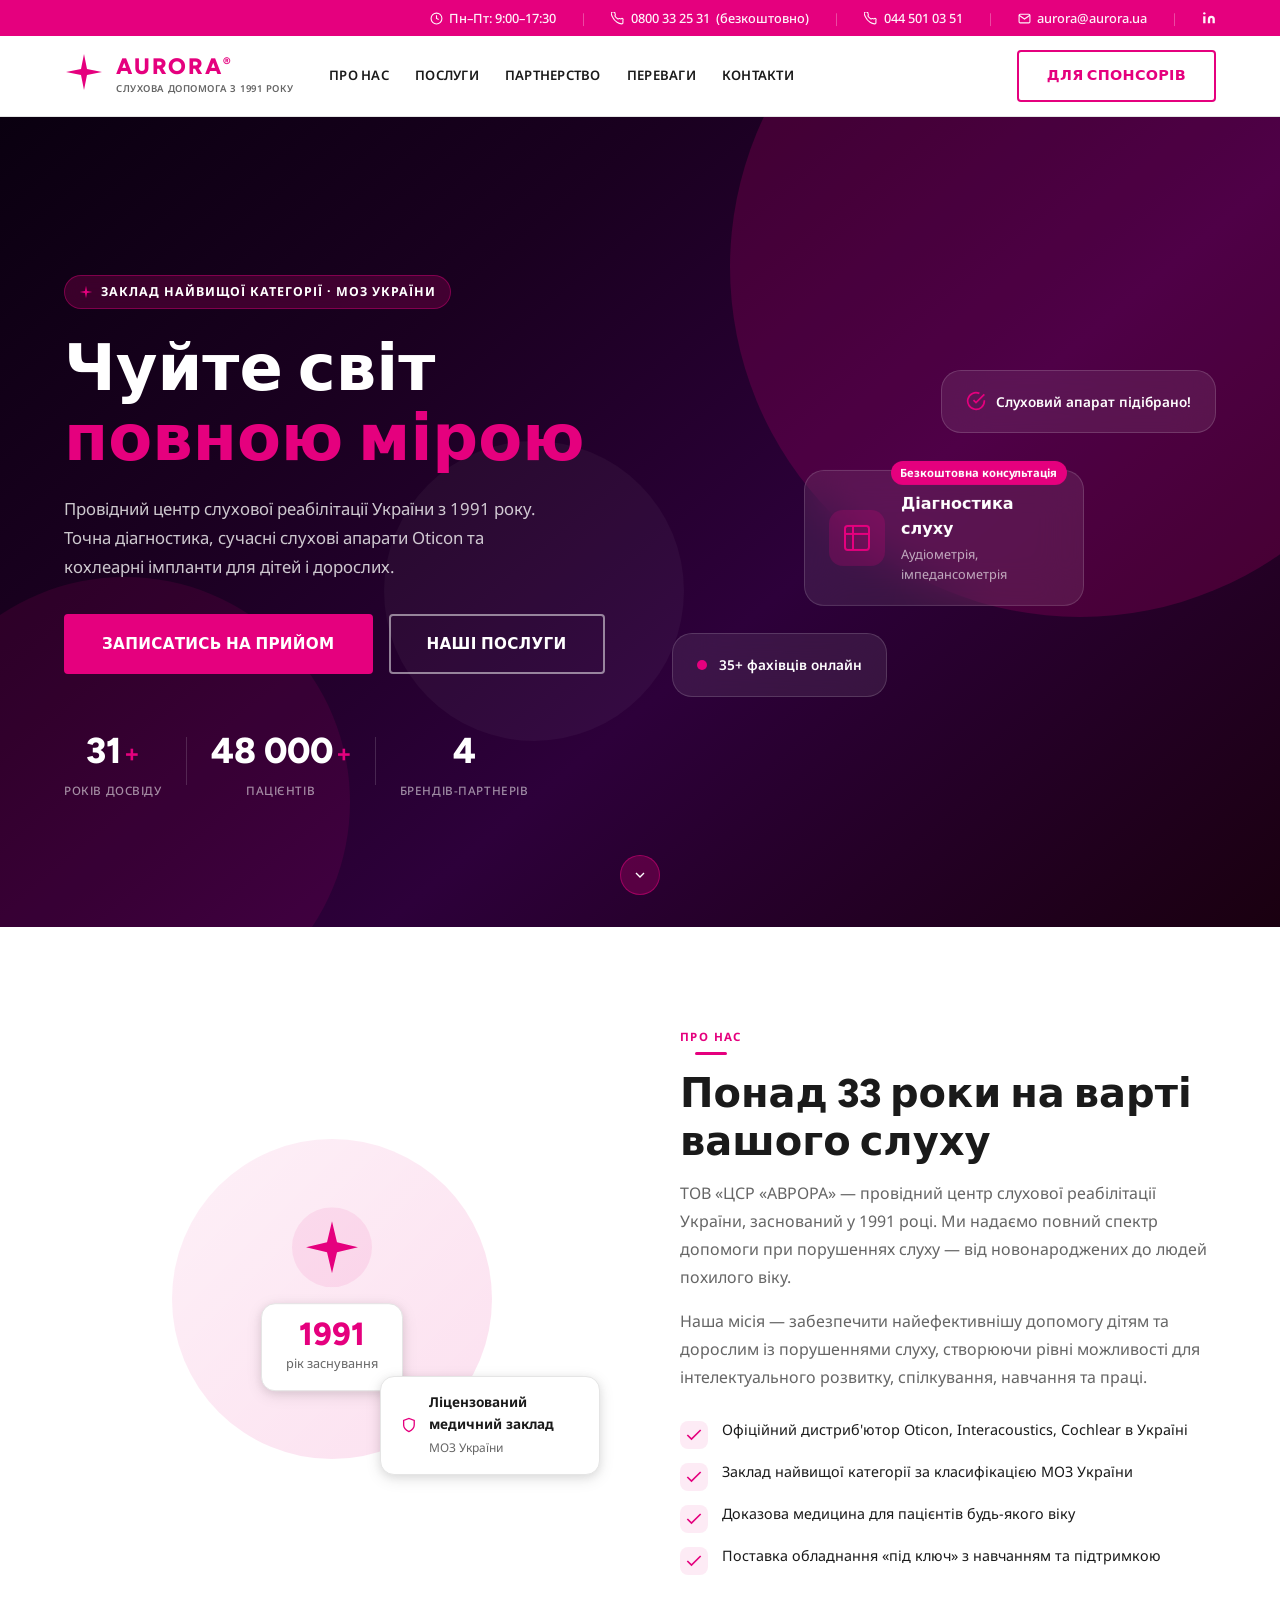
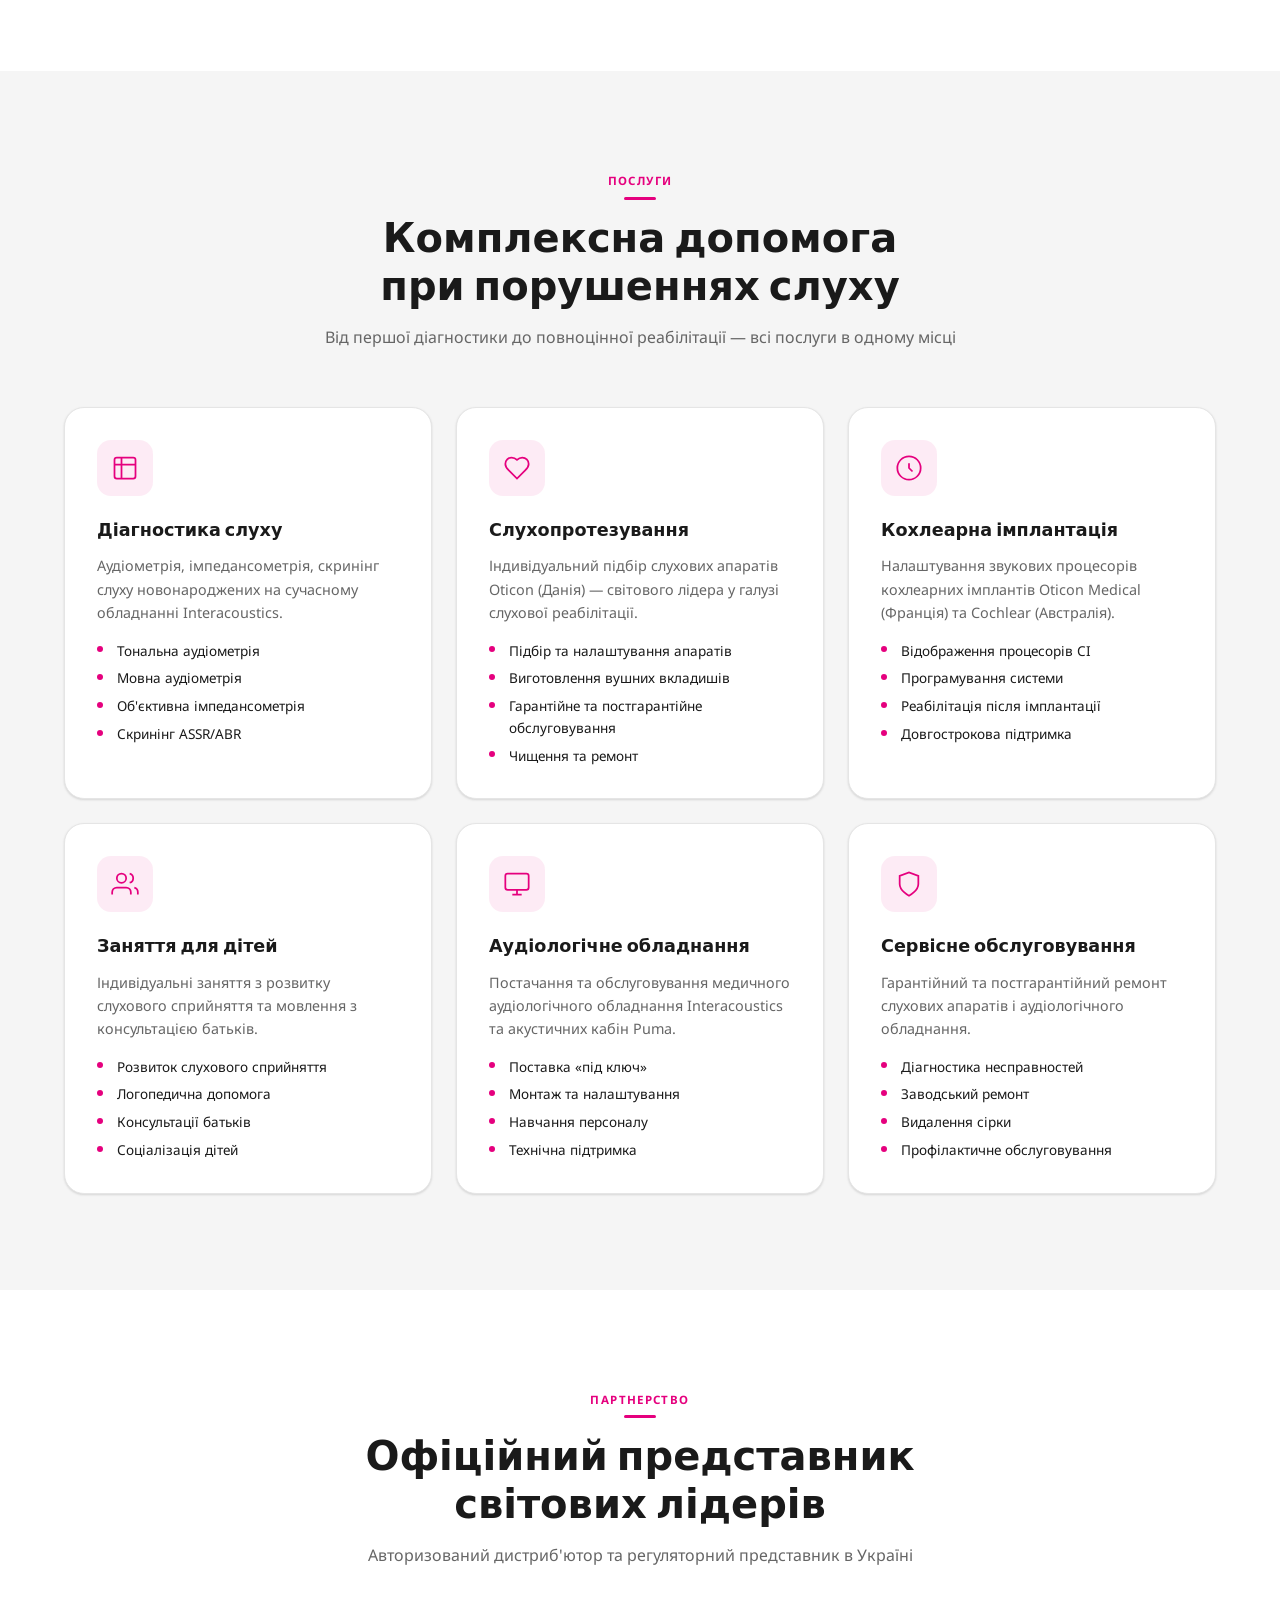
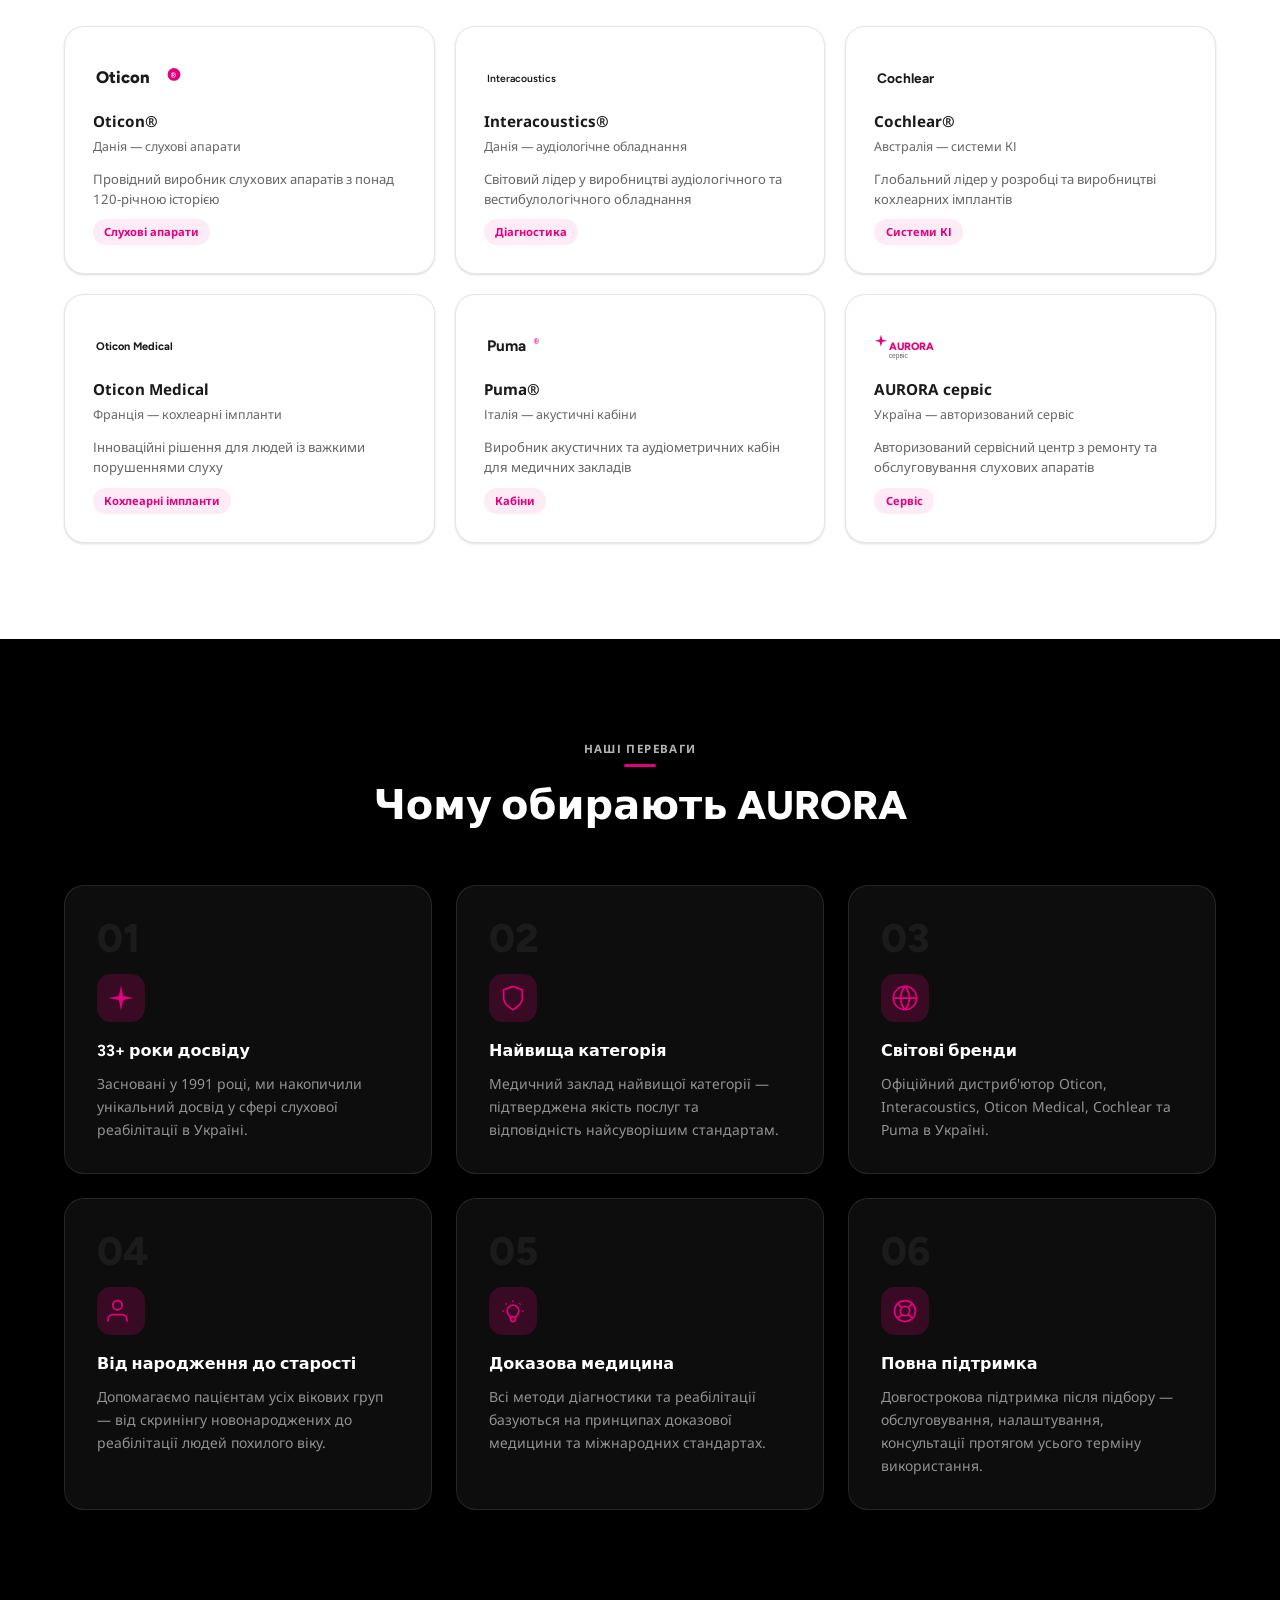
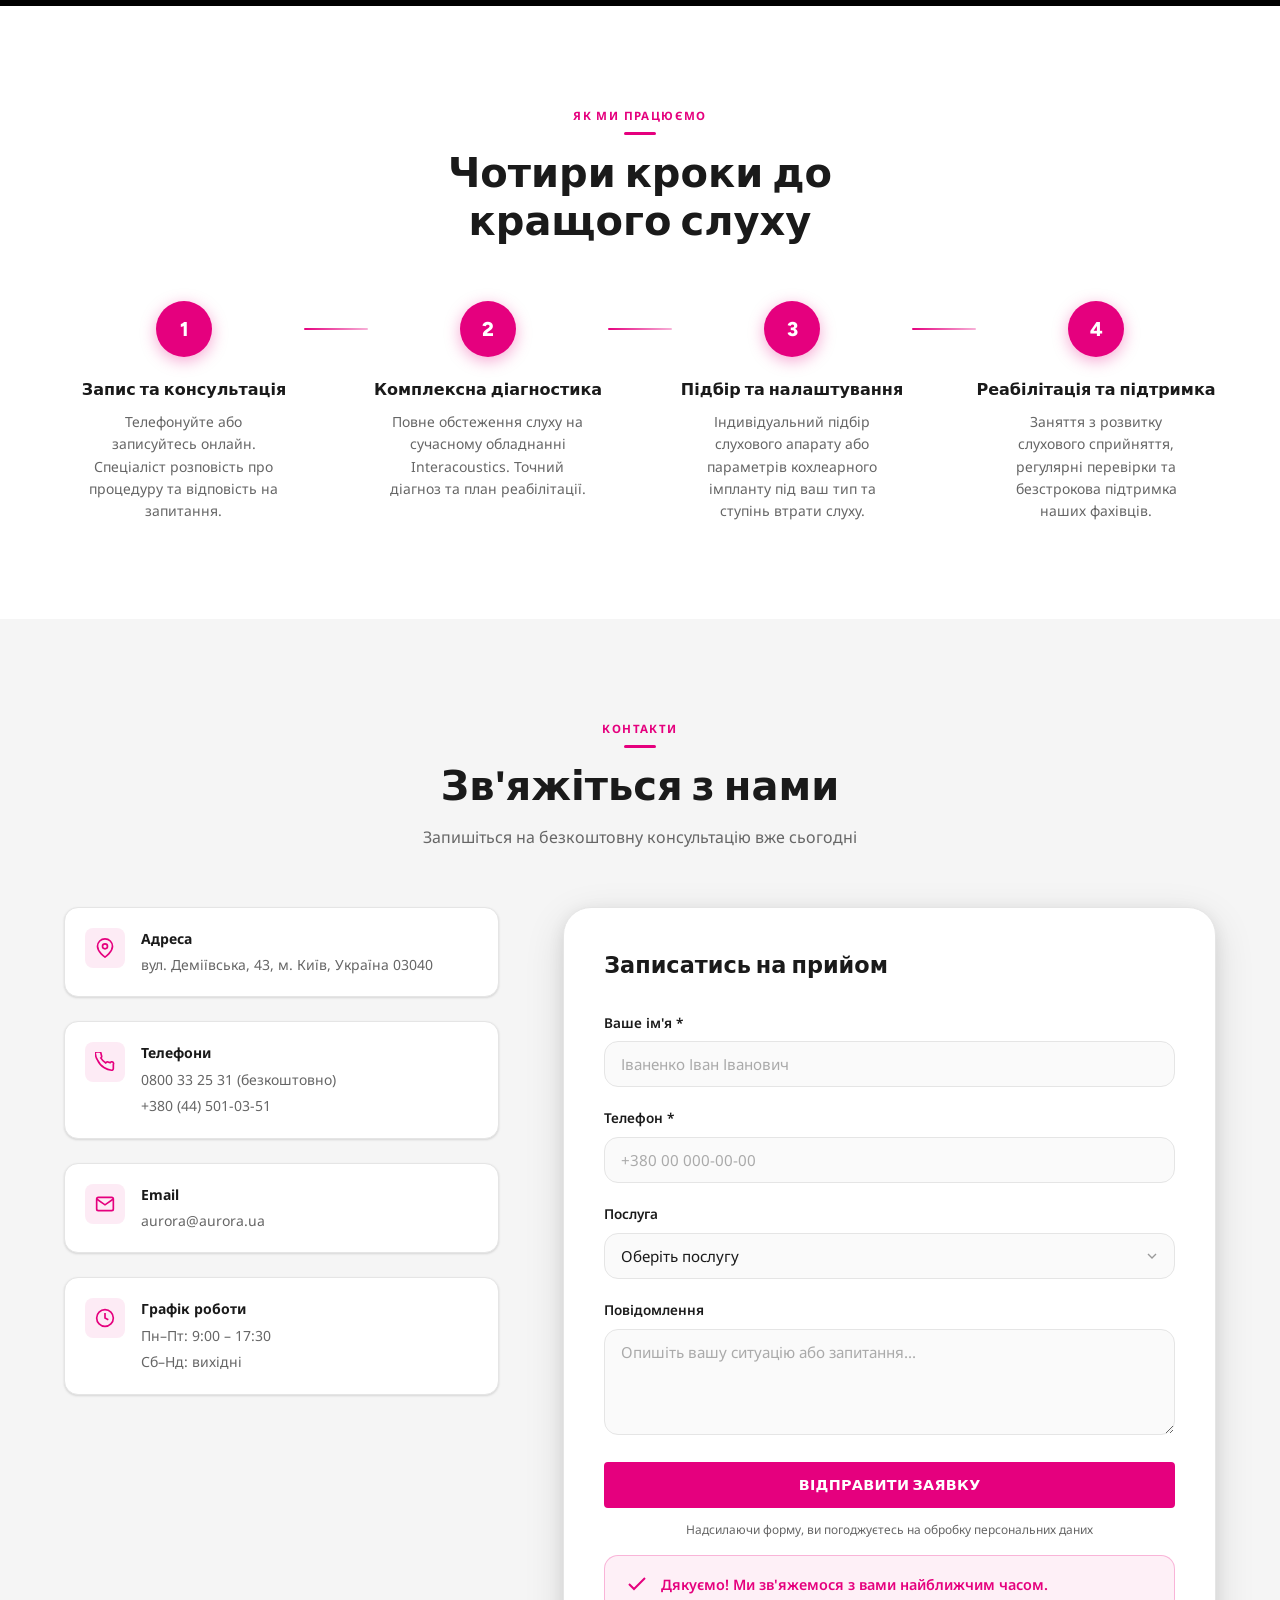
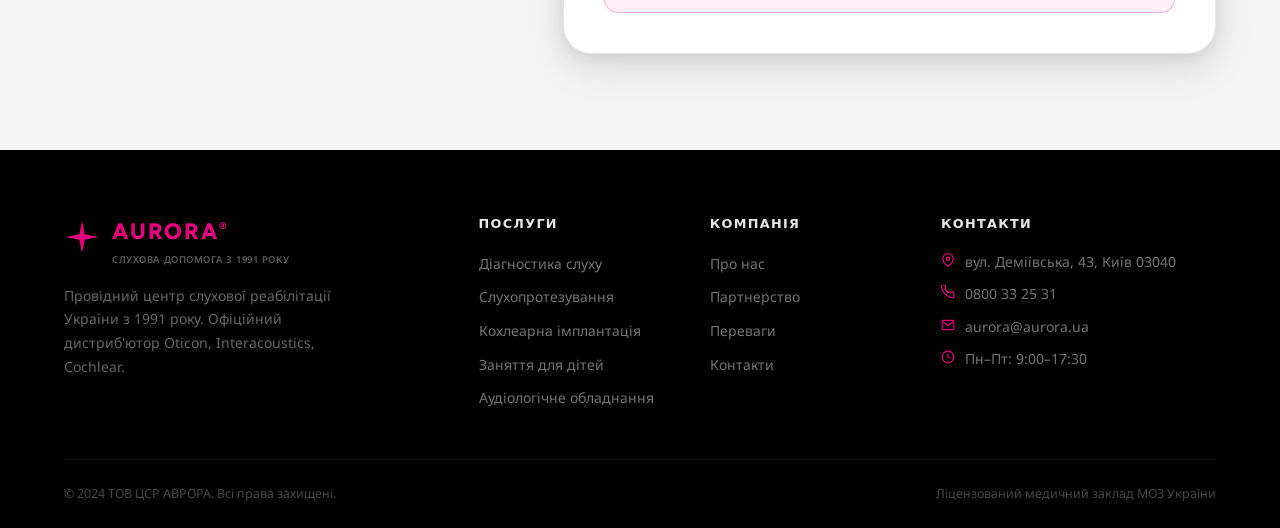
<file: index.html>
<!DOCTYPE html>
<html lang="uk">
<head>
  <meta charset="UTF-8">
  <meta name="viewport" content="width=device-width, initial-scale=1.0">
  <title>Центр слухової реабілітації АВРОРА — Київ</title>
  <meta name="description" content="ТОВ ЦСР АВРОРА — провідний центр слухової реабілітації в Україні з 1991 року. Діагностика слуху, слухові апарати Oticon, кохлеарні імпланти. Київ.">
  <link rel="preconnect" href="https://fonts.googleapis.com">
  <link rel="preconnect" href="https://fonts.gstatic.com" crossorigin>
  <link href="https://fonts.googleapis.com/css2?family=Figtree:wght@300;400;500;600;700;800&family=Noto+Sans:wght@300;400;500;700&display=swap" rel="stylesheet">
  <link rel="stylesheet" href="css/style.css">
</head>
<body>

<!-- SKIP LINK -->
<a href="#main" class="skip-link">Перейти до змісту</a>

<!-- TOP INFO BAR -->
<div class="topbar">
  <div class="container topbar__inner">
    <span class="topbar__item">
      <svg width="13" height="13" viewBox="0 0 24 24" fill="none" stroke="currentColor" stroke-width="2"><circle cx="12" cy="12" r="10"/><polyline points="12 6 12 12 16 14"/></svg>
      Пн–Пт: 9:00–17:30
    </span>
    <span class="topbar__sep">|</span>
    <span class="topbar__item">
      <svg width="13" height="13" viewBox="0 0 24 24" fill="none" stroke="currentColor" stroke-width="2"><path d="M22 16.92v3a2 2 0 01-2.18 2 19.79 19.79 0 01-8.63-3.07A19.5 19.5 0 013.07 9.8 19.79 19.79 0 01.22 1.18 2 2 0 012.18 0h3a2 2 0 012 1.72c.127.96.361 1.903.7 2.81a2 2 0 01-.45 2.11L6.91 7.09a16 16 0 006 6l.56-.56a2 2 0 012.11-.45c.907.339 1.85.573 2.81.7A2 2 0 0122 14.92z"/></svg>
      <a href="tel:0800332531">0800 33 25 31</a> (безкоштовно)
    </span>
    <span class="topbar__sep">|</span>
    <span class="topbar__item">
      <svg width="13" height="13" viewBox="0 0 24 24" fill="none" stroke="currentColor" stroke-width="2"><path d="M22 16.92v3a2 2 0 01-2.18 2 19.79 19.79 0 01-8.63-3.07A19.5 19.5 0 013.07 9.8 19.79 19.79 0 01.22 1.18 2 2 0 012.18 0h3a2 2 0 012 1.72c.127.96.361 1.903.7 2.81a2 2 0 01-.45 2.11L6.91 7.09a16 16 0 006 6l.56-.56a2 2 0 012.11-.45c.907.339 1.85.573 2.81.7A2 2 0 0122 14.92z"/></svg>
      <a href="tel:+380445010351">044 501 03 51</a>
    </span>
    <span class="topbar__sep">|</span>
    <span class="topbar__item">
      <svg width="13" height="13" viewBox="0 0 24 24" fill="none" stroke="currentColor" stroke-width="2"><path d="M4 4h16c1.1 0 2 .9 2 2v12c0 1.1-.9 2-2 2H4c-1.1 0-2-.9-2-2V6c0-1.1.9-2 2-2z"/><polyline points="22,6 12,13 2,6"/></svg>
      <a href="mailto:aurora@aurora.ua">aurora@aurora.ua</a>
    </span>
    <span class="topbar__sep">|</span>
    <a class="topbar__item" href="https://www.linkedin.com/company/aurora-ua" target="_blank" rel="noopener" aria-label="LinkedIn">
      <svg width="14" height="14" viewBox="0 0 24 24" fill="currentColor"><path d="M16 8a6 6 0 016 6v7h-4v-7a2 2 0 00-2-2 2 2 0 00-2 2v7h-4v-7a6 6 0 016-6zM2 9h4v12H2z"/><circle cx="4" cy="4" r="2"/></svg>
    </a>
  </div>
</div>

<!-- HEADER -->
<header class="header" id="header">
  <div class="container header__inner">
    <a href="#" class="logo" aria-label="AURORA — головна сторінка">
      <div class="logo__icon">
        <svg width="40" height="40" viewBox="0 0 40 40" fill="none" aria-hidden="true">
          <path d="M20 2 L23 17 L38 20 L23 23 L20 38 L17 23 L2 20 L17 17 Z" fill="#E5007E"/>
        </svg>
      </div>
      <div class="logo__text">
        <span class="logo__name">AURORA<sup>®</sup></span>
        <span class="logo__sub">Слухова допомога з 1991 року</span>
      </div>
    </a>

    <nav class="nav" id="nav" aria-label="Головне меню">
      <ul class="nav__list">
        <li><a href="#about" class="nav__link">Про нас</a></li>
        <li><a href="#services" class="nav__link">Послуги</a></li>
        <li><a href="#partners" class="nav__link">Партнерство</a></li>
        <li><a href="#why" class="nav__link">Переваги</a></li>
        <li><a href="#contact" class="nav__link">Контакти</a></li>
      </ul>
    </nav>

    <a href="#contact" class="btn btn--outline header__cta">
      Для спонсорів
    </a>

    <button class="burger" id="burger" aria-label="Відкрити меню" aria-expanded="false" aria-controls="nav">
      <span></span><span></span><span></span>
    </button>
  </div>
</header>

<!-- HERO -->
<main id="main">
<section class="hero">
  <div class="hero__bg">
    <div class="hero__orb hero__orb--1"></div>
    <div class="hero__orb hero__orb--2"></div>
    <div class="hero__orb hero__orb--3"></div>
  </div>
  <div class="container hero__inner">
    <div class="hero__content">
      <div class="hero__badge reveal">
        <svg width="14" height="14" viewBox="0 0 40 40" fill="currentColor" aria-hidden="true"><path d="M20 2 L23 17 L38 20 L23 23 L20 38 L17 23 L2 20 L17 17 Z"/></svg>
        Заклад найвищої категорії · МОЗ України
      </div>
      <h1 class="hero__title reveal">
        Чуйте світ<br>
        <span class="hero__title-accent">повною мірою</span>
      </h1>
      <p class="hero__desc reveal">
        Провідний центр слухової реабілітації України з 1991 року. Точна діагностика, сучасні слухові апарати Oticon та кохлеарні імпланти для дітей і дорослих.
      </p>
      <div class="hero__actions reveal">
        <a href="#contact" class="btn btn--cta btn--lg">Записатись на прийом</a>
        <a href="#services" class="btn btn--ghost btn--lg">Наші послуги</a>
      </div>
      <div class="hero__stats reveal">
        <div class="hero__stat">
          <span class="hero__stat-num" data-target="33">0</span>
          <span class="hero__stat-unit">+</span>
          <span class="hero__stat-label">років досвіду</span>
        </div>
        <div class="hero__stat-divider"></div>
        <div class="hero__stat">
          <span class="hero__stat-num" data-target="50000">0</span>
          <span class="hero__stat-unit">+</span>
          <span class="hero__stat-label">пацієнтів</span>
        </div>
        <div class="hero__stat-divider"></div>
        <div class="hero__stat">
          <span class="hero__stat-num" data-target="5">0</span>
          <span class="hero__stat-unit"></span>
          <span class="hero__stat-label">брендів-партнерів</span>
        </div>
      </div>
    </div>
    <div class="hero__visual reveal">
      <div class="hero__card hero__card--main">
        <div class="hero__card-icon">
          <svg width="32" height="32" viewBox="0 0 24 24" fill="none" stroke="currentColor" stroke-width="1.5" aria-hidden="true">
            <path d="M9 3H5a2 2 0 00-2 2v4m6-6h10a2 2 0 012 2v4M9 3v18m0 0h10a2 2 0 002-2V9M9 21H5a2 2 0 01-2-2V9m0 0h18"/>
          </svg>
        </div>
        <div>
          <p class="hero__card-title">Діагностика слуху</p>
          <p class="hero__card-sub">Аудіометрія, імпедансометрія</p>
        </div>
        <span class="hero__card-badge">Безкоштовна консультація</span>
      </div>
      <div class="hero__card hero__card--float1">
        <svg width="20" height="20" viewBox="0 0 24 24" fill="none" stroke="#E5007E" stroke-width="2" aria-hidden="true"><path d="M22 11.08V12a10 10 0 11-5.93-9.14"/><polyline points="22 4 12 14.01 9 11.01"/></svg>
        <span>Слуховий апарат підібрано!</span>
      </div>
      <div class="hero__card hero__card--float2">
        <div class="hero__card-pulse"></div>
        <span>35+ фахівців онлайн</span>
      </div>
    </div>
  </div>
  <div class="hero__scroll">
    <a href="#about" aria-label="Прокрутити донизу">
      <div class="hero__scroll-icon">
        <svg width="16" height="16" viewBox="0 0 24 24" fill="none" stroke="currentColor" stroke-width="2"><polyline points="6 9 12 15 18 9"/></svg>
      </div>
    </a>
  </div>
</section>

<!-- ABOUT -->
<section class="about section" id="about">
  <div class="container">
    <div class="about__inner">
      <div class="about__media reveal">
        <div class="about__img-wrap">
          <div class="about__img-bg"></div>
          <div class="about__img-card">
            <svg width="80" height="80" viewBox="0 0 80 80" fill="none" aria-hidden="true">
              <circle cx="40" cy="40" r="40" fill="rgba(229,0,126,.08)"/>
              <path d="M40 14 L45 35 L66 40 L45 45 L40 66 L35 45 L14 40 L35 35 Z" fill="#E5007E"/>
            </svg>
            <div class="about__img-badge">
              <strong>1991</strong>
              <span>рік заснування</span>
            </div>
          </div>
        </div>
        <div class="about__cert">
          <svg width="24" height="24" viewBox="0 0 24 24" fill="none" stroke="#E5007E" stroke-width="2" aria-hidden="true"><path d="M12 22s8-4 8-10V5l-8-3-8 3v7c0 6 8 10 8 10z"/></svg>
          <div>
            <strong>Ліцензований медичний заклад</strong>
            <span>МОЗ України</span>
          </div>
        </div>
      </div>

      <div class="about__content reveal">
        <div class="section__label">Про нас</div>
        <h2 class="section__title">Понад 33 роки на варті<br>вашого слуху</h2>
        <p class="about__text">
          ТОВ «ЦСР «АВРОРА» — провідний центр слухової реабілітації України, заснований у 1991 році. Ми надаємо повний спектр допомоги при порушеннях слуху — від новонароджених до людей похилого віку.
        </p>
        <p class="about__text">
          Наша місія — забезпечити найефективнішу допомогу дітям та дорослим із порушеннями слуху, створюючи рівні можливості для інтелектуального розвитку, спілкування, навчання та праці.
        </p>

        <div class="about__features">
          <div class="about__feature">
            <div class="about__feature-icon">
              <svg width="20" height="20" viewBox="0 0 24 24" fill="none" stroke="currentColor" stroke-width="2"><polyline points="20 6 9 17 4 12"/></svg>
            </div>
            <span>Офіційний дистриб'ютор Oticon, Interacoustics, Cochlear в Україні</span>
          </div>
          <div class="about__feature">
            <div class="about__feature-icon">
              <svg width="20" height="20" viewBox="0 0 24 24" fill="none" stroke="currentColor" stroke-width="2"><polyline points="20 6 9 17 4 12"/></svg>
            </div>
            <span>Заклад найвищої категорії за класифікацією МОЗ України</span>
          </div>
          <div class="about__feature">
            <div class="about__feature-icon">
              <svg width="20" height="20" viewBox="0 0 24 24" fill="none" stroke="currentColor" stroke-width="2"><polyline points="20 6 9 17 4 12"/></svg>
            </div>
            <span>Доказова медицина для пацієнтів будь-якого віку</span>
          </div>
          <div class="about__feature">
            <div class="about__feature-icon">
              <svg width="20" height="20" viewBox="0 0 24 24" fill="none" stroke="currentColor" stroke-width="2"><polyline points="20 6 9 17 4 12"/></svg>
            </div>
            <span>Поставка обладнання «під ключ» з навчанням та підтримкою</span>
          </div>
        </div>
      </div>
    </div>
  </div>
</section>

<!-- SERVICES -->
<section class="services section section--alt" id="services">
  <div class="container">
    <div class="section__header reveal">
      <div class="section__label">Послуги</div>
      <h2 class="section__title">Комплексна допомога<br>при порушеннях слуху</h2>
      <p class="section__desc">Від першої діагностики до повноцінної реабілітації — всі послуги в одному місці</p>
    </div>

    <div class="services__grid">
      <div class="service-card reveal">
        <div class="service-card__icon service-card__icon--blue">
          <svg width="28" height="28" viewBox="0 0 24 24" fill="none" stroke="currentColor" stroke-width="1.5"><path d="M9 3H5a2 2 0 00-2 2v4m6-6h10a2 2 0 012 2v4M9 3v18m0 0h10a2 2 0 002-2V9M9 21H5a2 2 0 01-2-2V9m0 0h18"/></svg>
        </div>
        <h3 class="service-card__title">Діагностика слуху</h3>
        <p class="service-card__desc">Аудіометрія, імпедансометрія, скринінг слуху новонароджених на сучасному обладнанні Interacoustics.</p>
        <ul class="service-card__list">
          <li>Тональна аудіометрія</li>
          <li>Мовна аудіометрія</li>
          <li>Об'єктивна імпедансометрія</li>
          <li>Скринінг ASSR/ABR</li>
        </ul>
      </div>
      <div class="service-card reveal">
        <div class="service-card__icon service-card__icon--cyan">
          <svg width="28" height="28" viewBox="0 0 24 24" fill="none" stroke="currentColor" stroke-width="1.5"><path d="M19 14c1.49-1.46 3-3.21 3-5.5A5.5 5.5 0 0016.5 3c-1.76 0-3 .5-4.5 2-1.5-1.5-2.74-2-4.5-2A5.5 5.5 0 002 8.5c0 2.3 1.5 4.05 3 5.5l7 7 7-7z"/></svg>
        </div>
        <h3 class="service-card__title">Слухопротезування</h3>
        <p class="service-card__desc">Індивідуальний підбір слухових апаратів Oticon (Данія) — світового лідера у галузі слухової реабілітації.</p>
        <ul class="service-card__list">
          <li>Підбір та налаштування апаратів</li>
          <li>Виготовлення вушних вкладишів</li>
          <li>Гарантійне та постгарантійне обслуговування</li>
          <li>Чищення та ремонт</li>
        </ul>
      </div>
      <div class="service-card reveal">
        <div class="service-card__icon service-card__icon--green">
          <svg width="28" height="28" viewBox="0 0 24 24" fill="none" stroke="currentColor" stroke-width="1.5"><circle cx="12" cy="12" r="10"/><path d="M12 8v4l3 3"/></svg>
        </div>
        <h3 class="service-card__title">Кохлеарна імплантація</h3>
        <p class="service-card__desc">Налаштування звукових процесорів кохлеарних імплантів Oticon Medical (Франція) та Cochlear (Австралія).</p>
        <ul class="service-card__list">
          <li>Відображення процесорів CI</li>
          <li>Програмування системи</li>
          <li>Реабілітація після імплантації</li>
          <li>Довгострокова підтримка</li>
        </ul>
      </div>
      <div class="service-card reveal">
        <div class="service-card__icon service-card__icon--purple">
          <svg width="28" height="28" viewBox="0 0 24 24" fill="none" stroke="currentColor" stroke-width="1.5"><path d="M17 21v-2a4 4 0 00-4-4H5a4 4 0 00-4 4v2"/><circle cx="9" cy="7" r="4"/><path d="M23 21v-2a4 4 0 00-3-3.87"/><path d="M16 3.13a4 4 0 010 7.75"/></svg>
        </div>
        <h3 class="service-card__title">Заняття для дітей</h3>
        <p class="service-card__desc">Індивідуальні заняття з розвитку слухового сприйняття та мовлення з консультацією батьків.</p>
        <ul class="service-card__list">
          <li>Розвиток слухового сприйняття</li>
          <li>Логопедична допомога</li>
          <li>Консультації батьків</li>
          <li>Соціалізація дітей</li>
        </ul>
      </div>
      <div class="service-card reveal">
        <div class="service-card__icon service-card__icon--orange">
          <svg width="28" height="28" viewBox="0 0 24 24" fill="none" stroke="currentColor" stroke-width="1.5"><rect x="2" y="3" width="20" height="14" rx="2"/><path d="M8 21h8m-4-4v4"/></svg>
        </div>
        <h3 class="service-card__title">Аудіологічне обладнання</h3>
        <p class="service-card__desc">Постачання та обслуговування медичного аудіологічного обладнання Interacoustics та акустичних кабін Puma.</p>
        <ul class="service-card__list">
          <li>Поставка «під ключ»</li>
          <li>Монтаж та налаштування</li>
          <li>Навчання персоналу</li>
          <li>Технічна підтримка</li>
        </ul>
      </div>
      <div class="service-card reveal">
        <div class="service-card__icon service-card__icon--teal">
          <svg width="28" height="28" viewBox="0 0 24 24" fill="none" stroke="currentColor" stroke-width="1.5"><path d="M12 22s8-4 8-10V5l-8-3-8 3v7c0 6 8 10 8 10z"/></svg>
        </div>
        <h3 class="service-card__title">Сервісне обслуговування</h3>
        <p class="service-card__desc">Гарантійний та постгарантійний ремонт слухових апаратів і аудіологічного обладнання.</p>
        <ul class="service-card__list">
          <li>Діагностика несправностей</li>
          <li>Заводський ремонт</li>
          <li>Видалення сірки</li>
          <li>Профілактичне обслуговування</li>
        </ul>
      </div>
    </div>
  </div>
</section>

<!-- PARTNERS -->
<section class="partners section" id="partners">
  <div class="container">
    <div class="section__header reveal">
      <div class="section__label">Партнерство</div>
      <h2 class="section__title">Офіційний представник<br>світових лідерів</h2>
      <p class="section__desc">Авторизований дистриб'ютор та регуляторний представник в Україні</p>
    </div>
    <div class="partners__grid reveal">
      <div class="partner-card">
        <div class="partner-card__logo">
          <svg width="90" height="36" viewBox="0 0 140 36" aria-label="Oticon" role="img">
            <text x="4" y="27" font-family="Figtree,sans-serif" font-weight="800" font-size="26" fill="#1A1A1A">Oticon</text>
            <circle cx="126" cy="14" r="10" fill="#E5007E"/>
            <text x="121" y="19" font-family="sans-serif" font-size="11" fill="white" font-weight="700">®</text>
          </svg>
        </div>
        <div class="partner-card__info"><strong>Oticon®</strong><span>Данія — слухові апарати</span></div>
        <p class="partner-card__desc">Провідний виробник слухових апаратів з понад 120-річною історією</p>
        <div class="partner-card__badge">Слухові апарати</div>
      </div>
      <div class="partner-card">
        <div class="partner-card__logo">
          <svg width="130" height="36" viewBox="0 0 200 36" aria-label="Interacoustics" role="img">
            <text x="4" y="26" font-family="Figtree,sans-serif" font-weight="600" font-size="16" fill="#1A1A1A">Interacoustics</text>
          </svg>
        </div>
        <div class="partner-card__info"><strong>Interacoustics®</strong><span>Данія — аудіологічне обладнання</span></div>
        <p class="partner-card__desc">Світовий лідер у виробництві аудіологічного та вестибулологічного обладнання</p>
        <div class="partner-card__badge">Діагностика</div>
      </div>
      <div class="partner-card">
        <div class="partner-card__logo">
          <svg width="100" height="36" viewBox="0 0 160 36" aria-label="Cochlear" role="img">
            <text x="4" y="27" font-family="Figtree,sans-serif" font-weight="700" font-size="22" fill="#1A1A1A">Cochlear</text>
          </svg>
        </div>
        <div class="partner-card__info"><strong>Cochlear®</strong><span>Австралія — системи КІ</span></div>
        <p class="partner-card__desc">Глобальний лідер у розробці та виробництві кохлеарних імплантів</p>
        <div class="partner-card__badge">Системи КІ</div>
      </div>
      <div class="partner-card">
        <div class="partner-card__logo">
          <svg width="130" height="36" viewBox="0 0 200 36" aria-label="Oticon Medical" role="img">
            <text x="4" y="26" font-family="Figtree,sans-serif" font-weight="700" font-size="17" fill="#1A1A1A">Oticon Medical</text>
          </svg>
        </div>
        <div class="partner-card__info"><strong>Oticon Medical</strong><span>Франція — кохлеарні імпланти</span></div>
        <p class="partner-card__desc">Інноваційні рішення для людей із важкими порушеннями слуху</p>
        <div class="partner-card__badge">Кохлеарні імпланти</div>
      </div>
      <div class="partner-card">
        <div class="partner-card__logo">
          <svg width="70" height="36" viewBox="0 0 110 36" aria-label="Puma" role="img">
            <text x="4" y="27" font-family="Figtree,sans-serif" font-weight="700" font-size="24" fill="#1A1A1A">Puma</text>
            <text x="78" y="16" font-family="sans-serif" font-size="11" fill="#E5007E" font-weight="700">®</text>
          </svg>
        </div>
        <div class="partner-card__info"><strong>Puma®</strong><span>Італія — акустичні кабіни</span></div>
        <p class="partner-card__desc">Виробник акустичних та аудіометричних кабін для медичних закладів</p>
        <div class="partner-card__badge">Кабіни</div>
      </div>
      <div class="partner-card">
        <div class="partner-card__logo">
          <svg width="120" height="36" viewBox="0 0 180 36" aria-label="AURORA сервіс" role="img">
            <path d="M14 10 L17 21 L28 24 L17 27 L14 38 L11 27 L0 24 L11 21 Z" fill="#E5007E" transform="scale(0.65) translate(2, -6)"/>
            <text x="22" y="26" font-family="Figtree,sans-serif" font-weight="800" font-size="16" fill="#E5007E">AURORA</text>
            <text x="22" y="38" font-family="Figtree,sans-serif" font-weight="500" font-size="10" fill="#666">сервіс</text>
          </svg>
        </div>
        <div class="partner-card__info"><strong>AURORA сервіс</strong><span>Україна — авторизований сервіс</span></div>
        <p class="partner-card__desc">Авторизований сервісний центр з ремонту та обслуговування слухових апаратів</p>
        <div class="partner-card__badge">Сервіс</div>
      </div>
    </div>
  </div>
</section>

<!-- WHY US -->
<section class="why section section--dark" id="why">
  <div class="container">
    <div class="section__header section__header--light reveal">
      <div class="section__label section__label--light">Наші переваги</div>
      <h2 class="section__title section__title--light">Чому обирають AURORA</h2>
    </div>
    <div class="why__grid">
      <div class="why-card reveal">
        <div class="why-card__num">01</div>
        <div class="why-card__icon"><svg width="28" height="28" viewBox="0 0 40 40" fill="currentColor"><path d="M20 2 L23 17 L38 20 L23 23 L20 38 L17 23 L2 20 L17 17 Z"/></svg></div>
        <h3 class="why-card__title">33+ роки досвіду</h3>
        <p class="why-card__desc">Засновані у 1991 році, ми накопичили унікальний досвід у сфері слухової реабілітації в Україні.</p>
      </div>
      <div class="why-card reveal">
        <div class="why-card__num">02</div>
        <div class="why-card__icon"><svg width="28" height="28" viewBox="0 0 24 24" fill="none" stroke="currentColor" stroke-width="1.5"><path d="M12 22s8-4 8-10V5l-8-3-8 3v7c0 6 8 10 8 10z"/></svg></div>
        <h3 class="why-card__title">Найвища категорія</h3>
        <p class="why-card__desc">Медичний заклад найвищої категорії — підтверджена якість послуг та відповідність найсуворішим стандартам.</p>
      </div>
      <div class="why-card reveal">
        <div class="why-card__num">03</div>
        <div class="why-card__icon"><svg width="28" height="28" viewBox="0 0 24 24" fill="none" stroke="currentColor" stroke-width="1.5"><circle cx="12" cy="12" r="10"/><path d="M2 12h20M12 2a15.3 15.3 0 010 20M12 2a15.3 15.3 0 000 20"/></svg></div>
        <h3 class="why-card__title">Світові бренди</h3>
        <p class="why-card__desc">Офіційний дистриб'ютор Oticon, Interacoustics, Oticon Medical, Cochlear та Puma в Україні.</p>
      </div>
      <div class="why-card reveal">
        <div class="why-card__num">04</div>
        <div class="why-card__icon"><svg width="28" height="28" viewBox="0 0 24 24" fill="none" stroke="currentColor" stroke-width="1.5"><path d="M17 21v-2a4 4 0 00-4-4H5a4 4 0 00-4 4v2"/><circle cx="9" cy="7" r="4"/></svg></div>
        <h3 class="why-card__title">Від народження до старості</h3>
        <p class="why-card__desc">Допомагаємо пацієнтам усіх вікових груп — від скринінгу новонароджених до реабілітації людей похилого віку.</p>
      </div>
      <div class="why-card reveal">
        <div class="why-card__num">05</div>
        <div class="why-card__icon"><svg width="28" height="28" viewBox="0 0 24 24" fill="none" stroke="currentColor" stroke-width="1.5"><path d="M9.663 17h4.673M12 3v1m6.364 1.636l-.707.707M21 12h-1M4 12H3m3.343-5.657l-.707-.707m2.828 9.9a5 5 0 117.072 0l-.548.547A3.374 3.374 0 0014 18.469V19a2 2 0 11-4 0v-.531c0-.895-.356-1.754-.988-2.386l-.548-.547z"/></svg></div>
        <h3 class="why-card__title">Доказова медицина</h3>
        <p class="why-card__desc">Всі методи діагностики та реабілітації базуються на принципах доказової медицини та міжнародних стандартах.</p>
      </div>
      <div class="why-card reveal">
        <div class="why-card__num">06</div>
        <div class="why-card__icon"><svg width="28" height="28" viewBox="0 0 24 24" fill="none" stroke="currentColor" stroke-width="1.5"><path d="M18.364 5.636l-3.536 3.536m0 5.656l3.536 3.536M9.172 9.172L5.636 5.636m3.536 9.192l-3.536 3.536M21 12a9 9 0 11-18 0 9 9 0 0118 0zm-5 0a4 4 0 11-8 0 4 4 0 018 0z"/></svg></div>
        <h3 class="why-card__title">Повна підтримка</h3>
        <p class="why-card__desc">Довгострокова підтримка після підбору — обслуговування, налаштування, консультації протягом усього терміну використання.</p>
      </div>
    </div>
  </div>
</section>

<!-- PROCESS -->
<section class="process section" id="process">
  <div class="container">
    <div class="section__header reveal">
      <div class="section__label">Як ми працюємо</div>
      <h2 class="section__title">Чотири кроки до<br>кращого слуху</h2>
    </div>
    <div class="process__steps">
      <div class="process__step reveal">
        <div class="process__step-num">1</div>
        <div class="process__step-content">
          <h3>Запис та консультація</h3>
          <p>Телефонуйте або записуйтесь онлайн. Спеціаліст розповість про процедуру та відповість на запитання.</p>
        </div>
      </div>
      <div class="process__connector"></div>
      <div class="process__step reveal">
        <div class="process__step-num">2</div>
        <div class="process__step-content">
          <h3>Комплексна діагностика</h3>
          <p>Повне обстеження слуху на сучасному обладнанні Interacoustics. Точний діагноз та план реабілітації.</p>
        </div>
      </div>
      <div class="process__connector"></div>
      <div class="process__step reveal">
        <div class="process__step-num">3</div>
        <div class="process__step-content">
          <h3>Підбір та налаштування</h3>
          <p>Індивідуальний підбір слухового апарату або параметрів кохлеарного імпланту під ваш тип та ступінь втрати слуху.</p>
        </div>
      </div>
      <div class="process__connector"></div>
      <div class="process__step reveal">
        <div class="process__step-num">4</div>
        <div class="process__step-content">
          <h3>Реабілітація та підтримка</h3>
          <p>Заняття з розвитку слухового сприйняття, регулярні перевірки та безстрокова підтримка наших фахівців.</p>
        </div>
      </div>
    </div>
  </div>
</section>

<!-- CONTACT -->
<section class="contact section section--alt" id="contact">
  <div class="container">
    <div class="section__header reveal">
      <div class="section__label">Контакти</div>
      <h2 class="section__title">Зв'яжіться з нами</h2>
      <p class="section__desc">Запишіться на безкоштовну консультацію вже сьогодні</p>
    </div>
    <div class="contact__inner">
      <div class="contact__info reveal">
        <div class="contact__item">
          <div class="contact__item-icon"><svg width="20" height="20" viewBox="0 0 24 24" fill="none" stroke="currentColor" stroke-width="2"><path d="M21 10c0 7-9 13-9 13s-9-6-9-13a9 9 0 0118 0z"/><circle cx="12" cy="10" r="3"/></svg></div>
          <div><strong>Адреса</strong><span>вул. Деміївська, 43, м. Київ, Україна 03040</span></div>
        </div>
        <div class="contact__item">
          <div class="contact__item-icon"><svg width="20" height="20" viewBox="0 0 24 24" fill="none" stroke="currentColor" stroke-width="2"><path d="M22 16.92v3a2 2 0 01-2.18 2 19.79 19.79 0 01-8.63-3.07A19.5 19.5 0 013.07 9.8 19.79 19.79 0 01.22 1.18 2 2 0 012.18 0h3a2 2 0 012 1.72c.127.96.361 1.903.7 2.81a2 2 0 01-.45 2.11L6.91 7.09a16 16 0 006 6l.56-.56a2 2 0 012.11-.45c.907.339 1.85.573 2.81.7A2 2 0 0122 14.92z"/></svg></div>
          <div><strong>Телефони</strong><a href="tel:0800332531">0800 33 25 31 (безкоштовно)</a><a href="tel:+380445010351">+380 (44) 501-03-51</a></div>
        </div>
        <div class="contact__item">
          <div class="contact__item-icon"><svg width="20" height="20" viewBox="0 0 24 24" fill="none" stroke="currentColor" stroke-width="2"><path d="M4 4h16c1.1 0 2 .9 2 2v12c0 1.1-.9 2-2 2H4c-1.1 0-2-.9-2-2V6c0-1.1.9-2 2-2z"/><polyline points="22,6 12,13 2,6"/></svg></div>
          <div><strong>Email</strong><a href="mailto:aurora@aurora.ua">aurora@aurora.ua</a></div>
        </div>
        <div class="contact__item">
          <div class="contact__item-icon"><svg width="20" height="20" viewBox="0 0 24 24" fill="none" stroke="currentColor" stroke-width="2"><circle cx="12" cy="12" r="10"/><polyline points="12 6 12 12 16 14"/></svg></div>
          <div><strong>Графік роботи</strong><span>Пн–Пт: 9:00 – 17:30</span><span>Сб–Нд: вихідні</span></div>
        </div>
      </div>
      <form class="contact__form reveal" id="contactForm" novalidate>
        <h3 class="contact__form-title">Записатись на прийом</h3>
        <div class="form__group">
          <label for="name" class="form__label">Ваше ім'я *</label>
          <input type="text" id="name" name="name" class="form__input" placeholder="Іваненко Іван Іванович" required autocomplete="name">
        </div>
        <div class="form__group">
          <label for="phone" class="form__label">Телефон *</label>
          <input type="tel" id="phone" name="phone" class="form__input" placeholder="+380 00 000-00-00" required autocomplete="tel">
        </div>
        <div class="form__group">
          <label for="service" class="form__label">Послуга</label>
          <select id="service" name="service" class="form__select">
            <option value="">Оберіть послугу</option>
            <option>Діагностика слуху</option>
            <option>Слухопротезування</option>
            <option>Кохлеарна імплантація</option>
            <option>Заняття для дітей</option>
            <option>Аудіологічне обладнання</option>
            <option>Сервісне обслуговування</option>
          </select>
        </div>
        <div class="form__group">
          <label for="message" class="form__label">Повідомлення</label>
          <textarea id="message" name="message" class="form__textarea" placeholder="Опишіть вашу ситуацію або запитання..." rows="4"></textarea>
        </div>
        <button type="submit" class="btn btn--cta btn--full" id="submitBtn">Відправити заявку</button>
        <p class="form__privacy">Надсилаючи форму, ви погоджуєтесь на обробку персональних даних</p>
        <div class="form__success" id="formSuccess" hidden>
          <svg width="24" height="24" viewBox="0 0 24 24" fill="none" stroke="currentColor" stroke-width="2"><polyline points="20 6 9 17 4 12"/></svg>
          Дякуємо! Ми зв'яжемося з вами найближчим часом.
        </div>
      </form>
    </div>
  </div>
</section>
</main>

<!-- FOOTER -->
<footer class="footer">
  <div class="container">
    <div class="footer__inner">
      <div class="footer__brand">
        <a href="#" class="logo" aria-label="AURORA">
          <div class="logo__icon">
            <svg width="36" height="36" viewBox="0 0 40 40" fill="none" aria-hidden="true">
              <path d="M20 2 L23 17 L38 20 L23 23 L20 38 L17 23 L2 20 L17 17 Z" fill="#E5007E"/>
            </svg>
          </div>
          <div class="logo__text">
            <span class="footer__logo-name">AURORA<sup style="font-size:.55em;vertical-align:super">®</sup></span>
            <span class="footer__logo-sub">Слухова допомога з 1991 року</span>
          </div>
        </a>
        <p class="footer__desc">Провідний центр слухової реабілітації України з 1991 року. Офіційний дистриб'ютор Oticon, Interacoustics, Cochlear.</p>
      </div>
      <div class="footer__col">
        <h4 class="footer__col-title">Послуги</h4>
        <ul class="footer__links">
          <li><a href="#services">Діагностика слуху</a></li>
          <li><a href="#services">Слухопротезування</a></li>
          <li><a href="#services">Кохлеарна імплантація</a></li>
          <li><a href="#services">Заняття для дітей</a></li>
          <li><a href="#services">Аудіологічне обладнання</a></li>
        </ul>
      </div>
      <div class="footer__col">
        <h4 class="footer__col-title">Компанія</h4>
        <ul class="footer__links">
          <li><a href="#about">Про нас</a></li>
          <li><a href="#partners">Партнерство</a></li>
          <li><a href="#why">Переваги</a></li>
          <li><a href="#contact">Контакти</a></li>
        </ul>
      </div>
      <div class="footer__col">
        <h4 class="footer__col-title">Контакти</h4>
        <ul class="footer__contacts">
          <li><svg width="14" height="14" viewBox="0 0 24 24" fill="none" stroke="currentColor" stroke-width="2"><path d="M21 10c0 7-9 13-9 13s-9-6-9-13a9 9 0 0118 0z"/><circle cx="12" cy="10" r="3"/></svg>вул. Деміївська, 43, Київ 03040</li>
          <li><svg width="14" height="14" viewBox="0 0 24 24" fill="none" stroke="currentColor" stroke-width="2"><path d="M22 16.92v3a2 2 0 01-2.18 2 19.79 19.79 0 01-8.63-3.07A19.5 19.5 0 013.07 9.8 19.79 19.79 0 01.22 1.18 2 2 0 012.18 0h3a2 2 0 012 1.72c.127.96.361 1.903.7 2.81a2 2 0 01-.45 2.11L6.91 7.09a16 16 0 006 6l.56-.56a2 2 0 012.11-.45c.907.339 1.85.573 2.81.7A2 2 0 0122 14.92z"/></svg><a href="tel:0800332531">0800 33 25 31</a></li>
          <li><svg width="14" height="14" viewBox="0 0 24 24" fill="none" stroke="currentColor" stroke-width="2"><path d="M4 4h16c1.1 0 2 .9 2 2v12c0 1.1-.9 2-2 2H4c-1.1 0-2-.9-2-2V6c0-1.1.9-2 2-2z"/><polyline points="22,6 12,13 2,6"/></svg><a href="mailto:aurora@aurora.ua">aurora@aurora.ua</a></li>
          <li><svg width="14" height="14" viewBox="0 0 24 24" fill="none" stroke="currentColor" stroke-width="2"><circle cx="12" cy="12" r="10"/><polyline points="12 6 12 12 16 14"/></svg>Пн–Пт: 9:00–17:30</li>
        </ul>
      </div>
    </div>
    <div class="footer__bottom">
      <p>&copy; 2024 ТОВ ЦСР АВРОРА. Всі права захищені.</p>
      <p>Ліцензований медичний заклад МОЗ України</p>
    </div>
  </div>
</footer>

<!-- SCROLL TO TOP -->
<button class="scroll-top" id="scrollTop" aria-label="Повернутись до початку">
  <svg width="20" height="20" viewBox="0 0 24 24" fill="none" stroke="currentColor" stroke-width="2.5"><polyline points="18 15 12 9 6 15"/></svg>
</button>

<script src="js/main.js"></script>
</body>
</html>
</file>
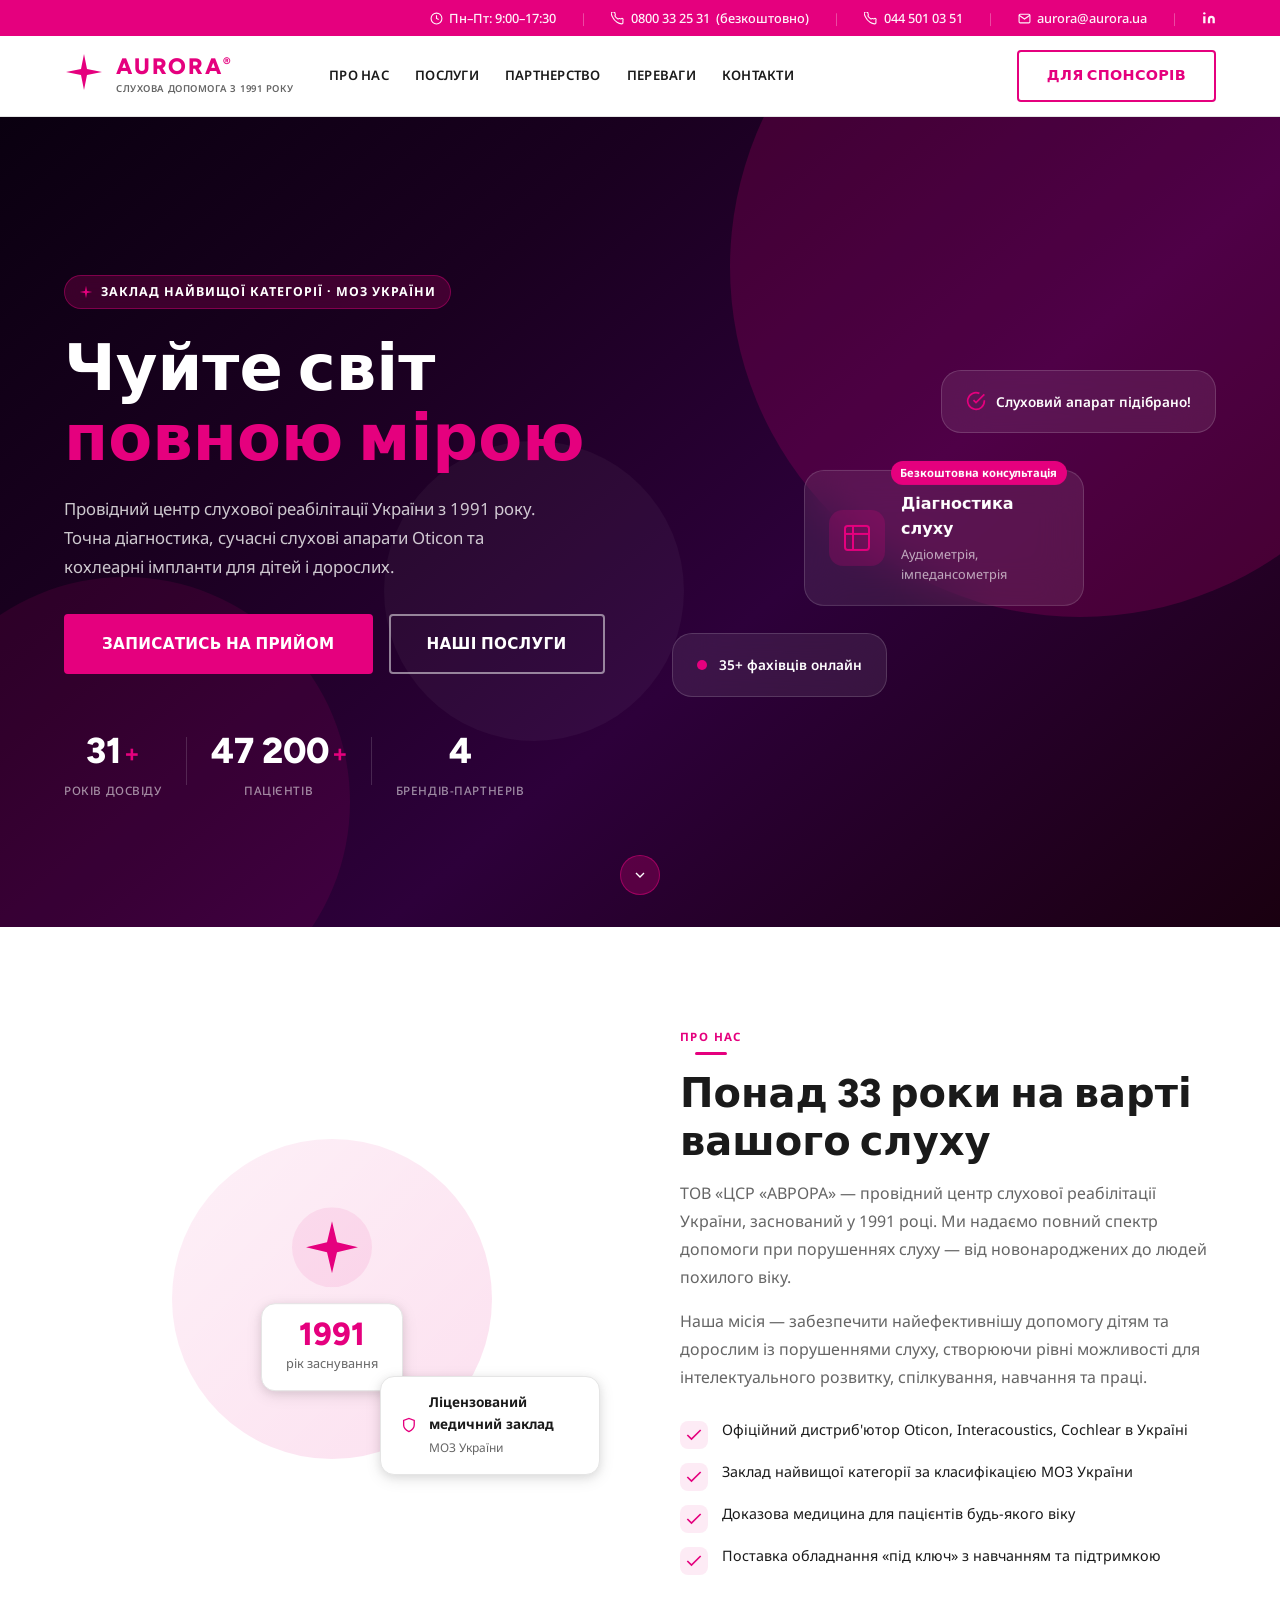
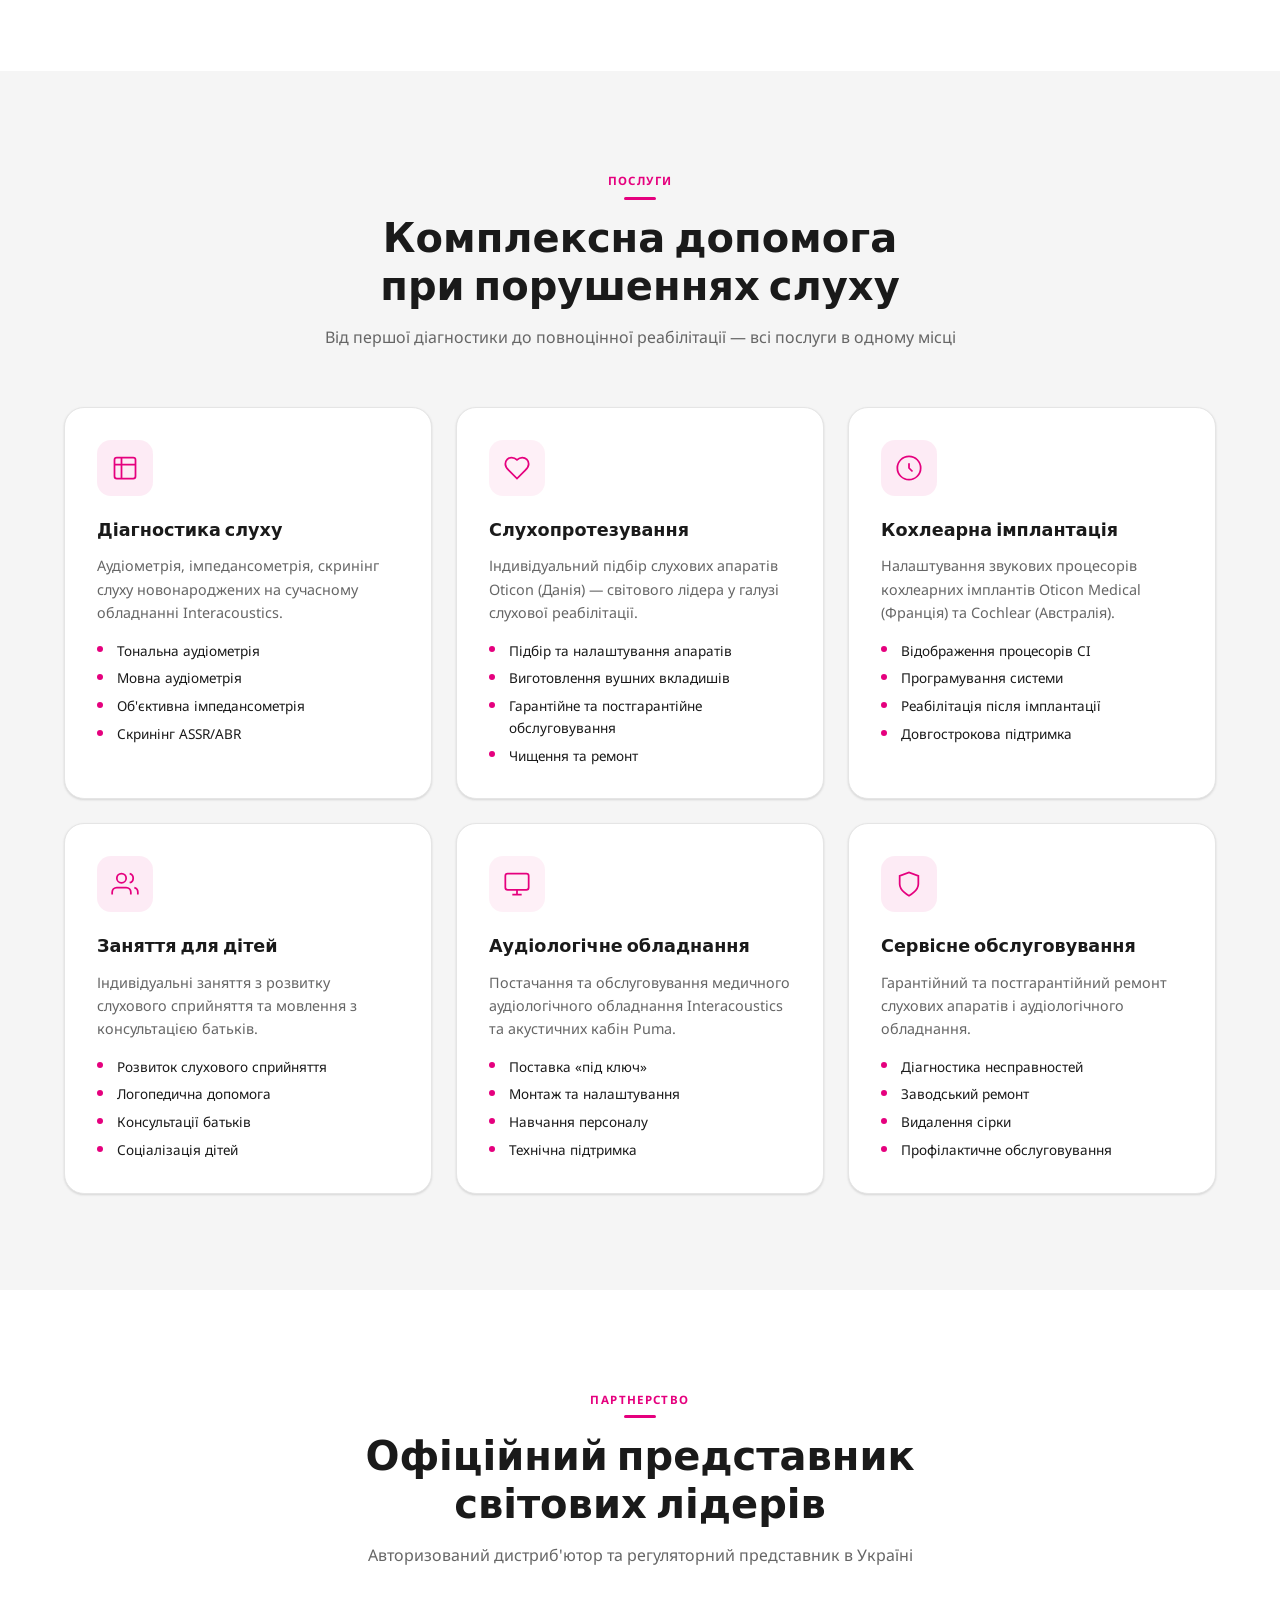
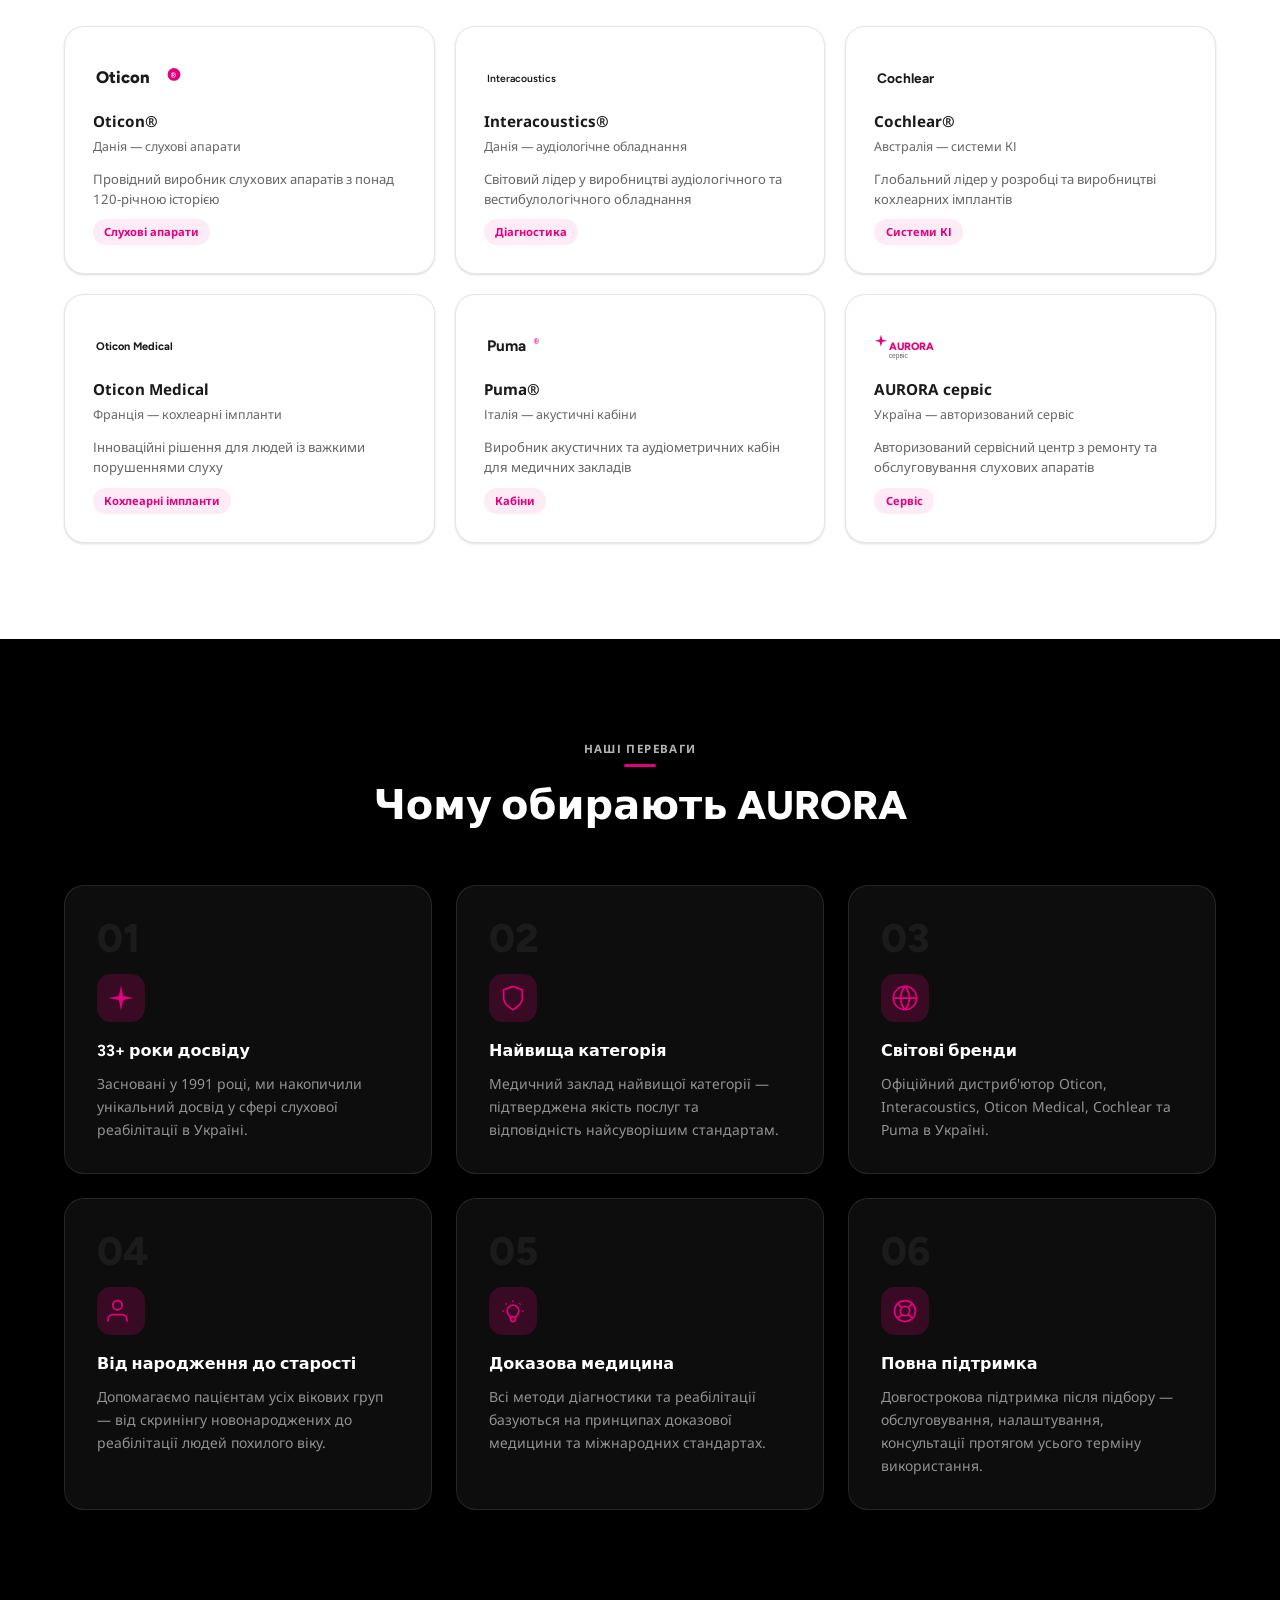
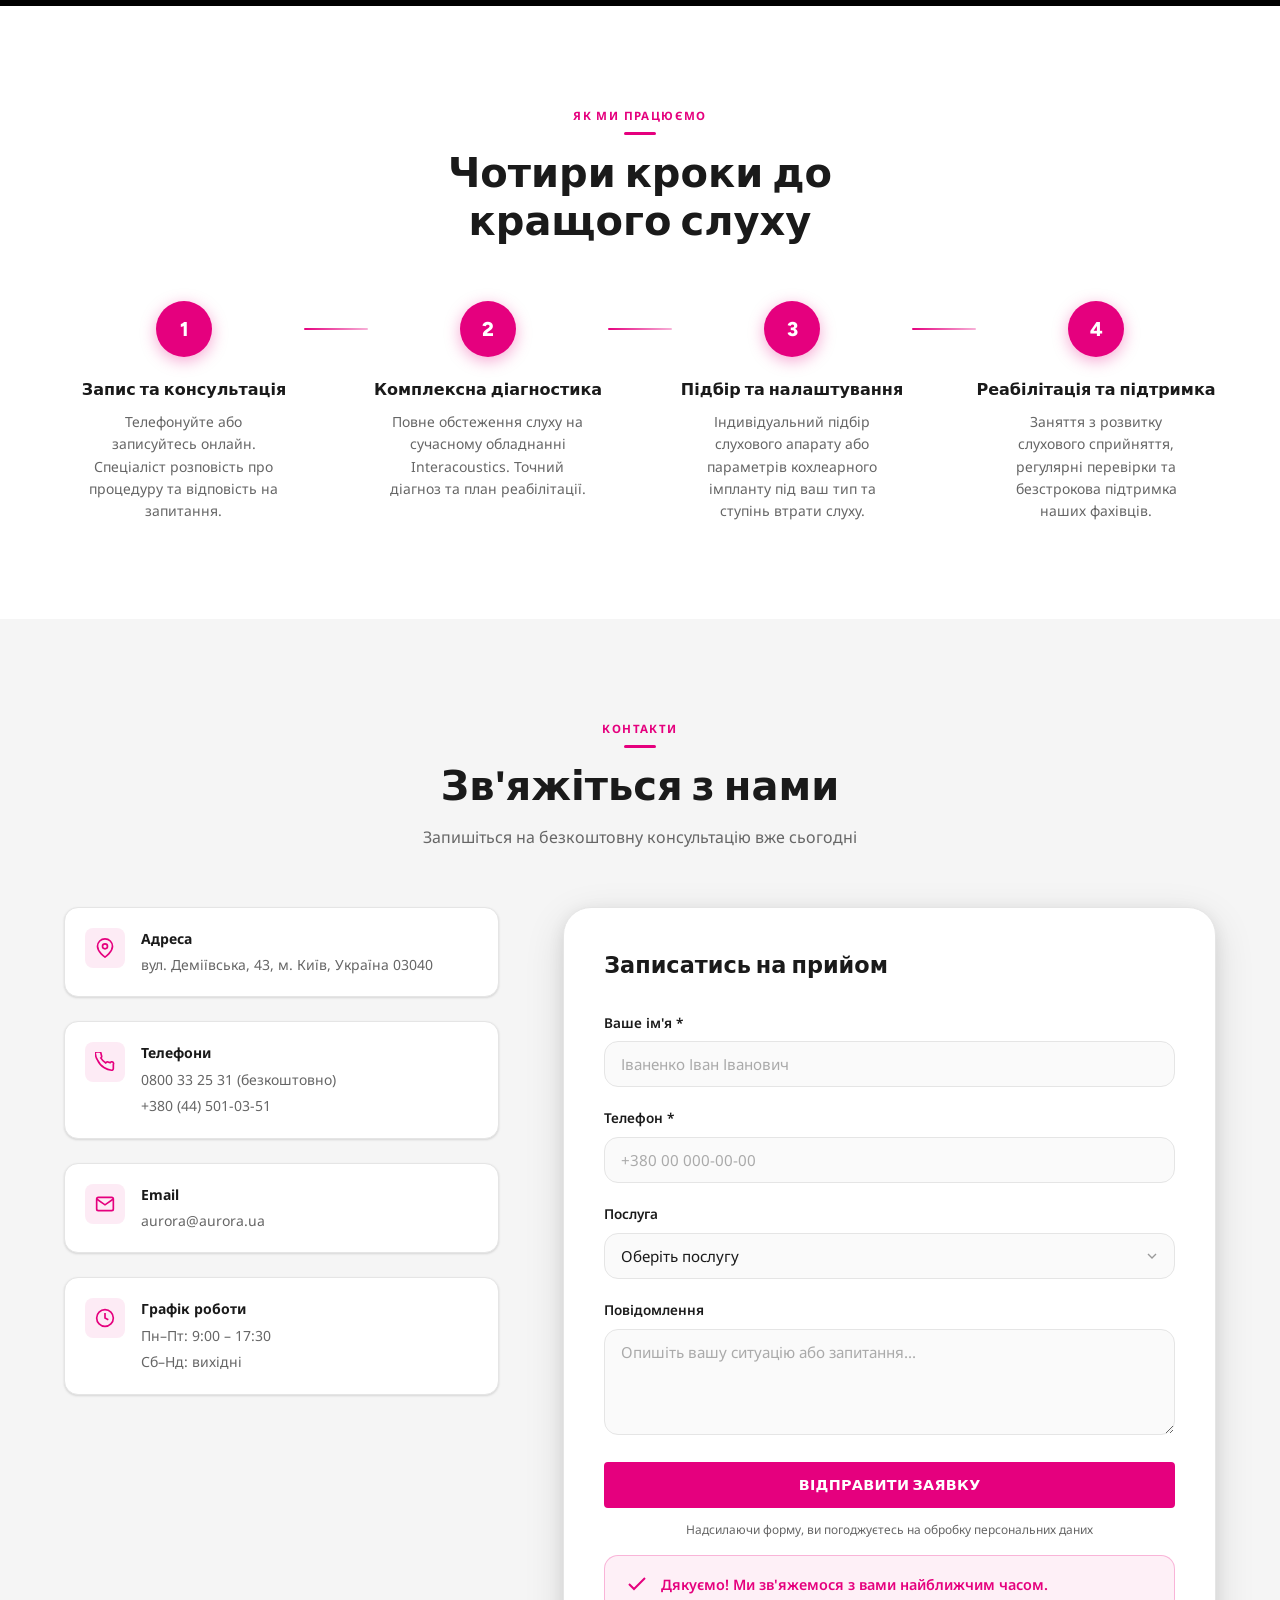
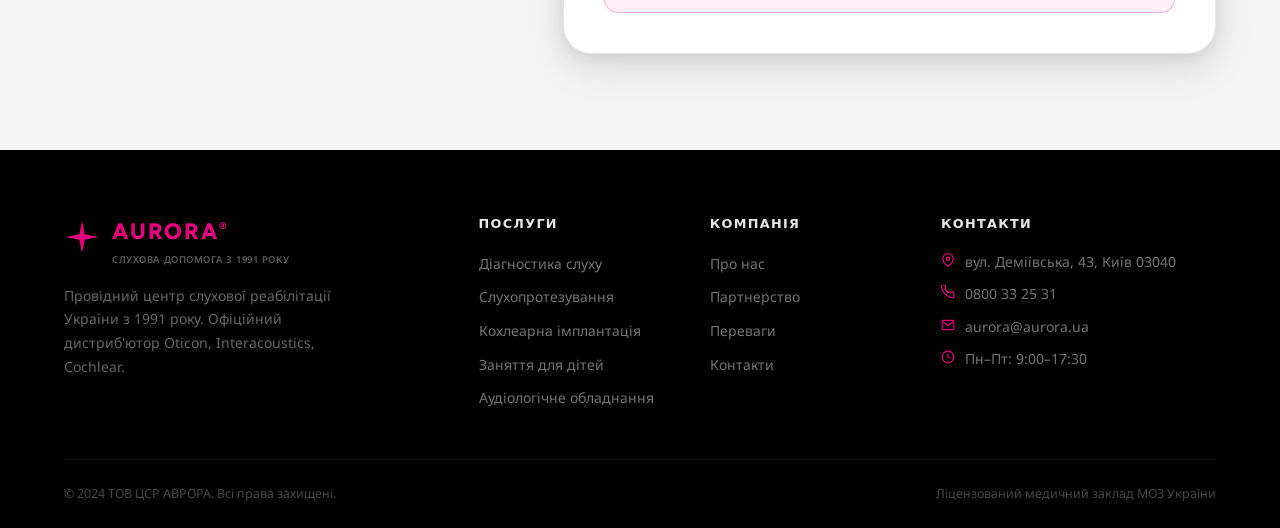
<file: website/index.html>
<!DOCTYPE html>
<html lang="uk">
<head>
  <meta charset="UTF-8">
  <meta name="viewport" content="width=device-width, initial-scale=1.0">
  <title>Центр слухової реабілітації АВРОРА — Київ</title>
  <meta name="description" content="ТОВ ЦСР АВРОРА — провідний центр слухової реабілітації в Україні з 1991 року. Діагностика слуху, слухові апарати Oticon, кохлеарні імпланти. Київ.">
  <link rel="preconnect" href="https://fonts.googleapis.com">
  <link rel="preconnect" href="https://fonts.gstatic.com" crossorigin>
  <link href="https://fonts.googleapis.com/css2?family=Figtree:wght@300;400;500;600;700;800&family=Noto+Sans:wght@300;400;500;700&display=swap" rel="stylesheet">
  <link rel="stylesheet" href="css/style.css">
</head>
<body>

<!-- SKIP LINK -->
<a href="#main" class="skip-link">Перейти до змісту</a>

<!-- TOP INFO BAR -->
<div class="topbar">
  <div class="container topbar__inner">
    <span class="topbar__item">
      <svg width="13" height="13" viewBox="0 0 24 24" fill="none" stroke="currentColor" stroke-width="2"><circle cx="12" cy="12" r="10"/><polyline points="12 6 12 12 16 14"/></svg>
      Пн–Пт: 9:00–17:30
    </span>
    <span class="topbar__sep">|</span>
    <span class="topbar__item">
      <svg width="13" height="13" viewBox="0 0 24 24" fill="none" stroke="currentColor" stroke-width="2"><path d="M22 16.92v3a2 2 0 01-2.18 2 19.79 19.79 0 01-8.63-3.07A19.5 19.5 0 013.07 9.8 19.79 19.79 0 01.22 1.18 2 2 0 012.18 0h3a2 2 0 012 1.72c.127.96.361 1.903.7 2.81a2 2 0 01-.45 2.11L6.91 7.09a16 16 0 006 6l.56-.56a2 2 0 012.11-.45c.907.339 1.85.573 2.81.7A2 2 0 0122 14.92z"/></svg>
      <a href="tel:0800332531">0800 33 25 31</a> (безкоштовно)
    </span>
    <span class="topbar__sep">|</span>
    <span class="topbar__item">
      <svg width="13" height="13" viewBox="0 0 24 24" fill="none" stroke="currentColor" stroke-width="2"><path d="M22 16.92v3a2 2 0 01-2.18 2 19.79 19.79 0 01-8.63-3.07A19.5 19.5 0 013.07 9.8 19.79 19.79 0 01.22 1.18 2 2 0 012.18 0h3a2 2 0 012 1.72c.127.96.361 1.903.7 2.81a2 2 0 01-.45 2.11L6.91 7.09a16 16 0 006 6l.56-.56a2 2 0 012.11-.45c.907.339 1.85.573 2.81.7A2 2 0 0122 14.92z"/></svg>
      <a href="tel:+380445010351">044 501 03 51</a>
    </span>
    <span class="topbar__sep">|</span>
    <span class="topbar__item">
      <svg width="13" height="13" viewBox="0 0 24 24" fill="none" stroke="currentColor" stroke-width="2"><path d="M4 4h16c1.1 0 2 .9 2 2v12c0 1.1-.9 2-2 2H4c-1.1 0-2-.9-2-2V6c0-1.1.9-2 2-2z"/><polyline points="22,6 12,13 2,6"/></svg>
      <a href="mailto:aurora@aurora.ua">aurora@aurora.ua</a>
    </span>
    <span class="topbar__sep">|</span>
    <a class="topbar__item" href="https://www.linkedin.com/company/aurora-ua" target="_blank" rel="noopener" aria-label="LinkedIn">
      <svg width="14" height="14" viewBox="0 0 24 24" fill="currentColor"><path d="M16 8a6 6 0 016 6v7h-4v-7a2 2 0 00-2-2 2 2 0 00-2 2v7h-4v-7a6 6 0 016-6zM2 9h4v12H2z"/><circle cx="4" cy="4" r="2"/></svg>
    </a>
  </div>
</div>

<!-- HEADER -->
<header class="header" id="header">
  <div class="container header__inner">
    <a href="#" class="logo" aria-label="AURORA — головна сторінка">
      <div class="logo__icon">
        <!-- 4-pointed star logo -->
        <svg width="40" height="40" viewBox="0 0 40 40" fill="none" aria-hidden="true">
          <path d="M20 2 L23 17 L38 20 L23 23 L20 38 L17 23 L2 20 L17 17 Z" fill="#E5007E"/>
        </svg>
      </div>
      <div class="logo__text">
        <span class="logo__name">AURORA<sup>®</sup></span>
        <span class="logo__sub">Слухова допомога з 1991 року</span>
      </div>
    </a>

    <nav class="nav" id="nav" aria-label="Головне меню">
      <ul class="nav__list">
        <li><a href="#about" class="nav__link">Про нас</a></li>
        <li><a href="#services" class="nav__link">Послуги</a></li>
        <li><a href="#partners" class="nav__link">Партнерство</a></li>
        <li><a href="#why" class="nav__link">Переваги</a></li>
        <li><a href="#contact" class="nav__link">Контакти</a></li>
      </ul>
    </nav>

    <a href="#contact" class="btn btn--outline header__cta">
      Для спонсорів
    </a>

    <button class="burger" id="burger" aria-label="Відкрити меню" aria-expanded="false" aria-controls="nav">
      <span></span><span></span><span></span>
    </button>
  </div>
</header>

<!-- HERO -->
<main id="main">
<section class="hero">
  <div class="hero__bg">
    <div class="hero__orb hero__orb--1"></div>
    <div class="hero__orb hero__orb--2"></div>
    <div class="hero__orb hero__orb--3"></div>
  </div>
  <div class="container hero__inner">
    <div class="hero__content">
      <div class="hero__badge reveal">
        <svg width="14" height="14" viewBox="0 0 40 40" fill="currentColor" aria-hidden="true"><path d="M20 2 L23 17 L38 20 L23 23 L20 38 L17 23 L2 20 L17 17 Z"/></svg>
        Заклад найвищої категорії · МОЗ України
      </div>
      <h1 class="hero__title reveal">
        Чуйте світ<br>
        <span class="hero__title-accent">повною мірою</span>
      </h1>
      <p class="hero__desc reveal">
        Провідний центр слухової реабілітації України з 1991 року. Точна діагностика, сучасні слухові апарати Oticon та кохлеарні імпланти для дітей і дорослих.
      </p>
      <div class="hero__actions reveal">
        <a href="#contact" class="btn btn--cta btn--lg">Записатись на прийом</a>
        <a href="#services" class="btn btn--ghost btn--lg">Наші послуги</a>
      </div>
      <div class="hero__stats reveal">
        <div class="hero__stat">
          <span class="hero__stat-num" data-target="33">0</span>
          <span class="hero__stat-unit">+</span>
          <span class="hero__stat-label">років досвіду</span>
        </div>
        <div class="hero__stat-divider"></div>
        <div class="hero__stat">
          <span class="hero__stat-num" data-target="50000">0</span>
          <span class="hero__stat-unit">+</span>
          <span class="hero__stat-label">пацієнтів</span>
        </div>
        <div class="hero__stat-divider"></div>
        <div class="hero__stat">
          <span class="hero__stat-num" data-target="5">0</span>
          <span class="hero__stat-unit"></span>
          <span class="hero__stat-label">брендів-партнерів</span>
        </div>
      </div>
    </div>
    <div class="hero__visual reveal">
      <div class="hero__card hero__card--main">
        <div class="hero__card-icon">
          <svg width="32" height="32" viewBox="0 0 24 24" fill="none" stroke="currentColor" stroke-width="1.5" aria-hidden="true">
            <path d="M9 3H5a2 2 0 00-2 2v4m6-6h10a2 2 0 012 2v4M9 3v18m0 0h10a2 2 0 002-2V9M9 21H5a2 2 0 01-2-2V9m0 0h18"/>
          </svg>
        </div>
        <div>
          <p class="hero__card-title">Діагностика слуху</p>
          <p class="hero__card-sub">Аудіометрія, імпедансометрія</p>
        </div>
        <span class="hero__card-badge">Безкоштовна консультація</span>
      </div>
      <div class="hero__card hero__card--float1">
        <svg width="20" height="20" viewBox="0 0 24 24" fill="none" stroke="#E5007E" stroke-width="2" aria-hidden="true"><path d="M22 11.08V12a10 10 0 11-5.93-9.14"/><polyline points="22 4 12 14.01 9 11.01"/></svg>
        <span>Слуховий апарат підібрано!</span>
      </div>
      <div class="hero__card hero__card--float2">
        <div class="hero__card-pulse"></div>
        <span>35+ фахівців онлайн</span>
      </div>
    </div>
  </div>
  <div class="hero__scroll">
    <a href="#about" aria-label="Прокрутити донизу">
      <div class="hero__scroll-icon">
        <svg width="16" height="16" viewBox="0 0 24 24" fill="none" stroke="currentColor" stroke-width="2"><polyline points="6 9 12 15 18 9"/></svg>
      </div>
    </a>
  </div>
</section>

<!-- ABOUT -->
<section class="about section" id="about">
  <div class="container">
    <div class="about__inner">
      <div class="about__media reveal">
        <div class="about__img-wrap">
          <div class="about__img-bg"></div>
          <div class="about__img-card">
            <svg width="80" height="80" viewBox="0 0 80 80" fill="none" aria-hidden="true">
              <circle cx="40" cy="40" r="40" fill="rgba(229,0,126,.08)"/>
              <path d="M40 14 L45 35 L66 40 L45 45 L40 66 L35 45 L14 40 L35 35 Z" fill="#E5007E"/>
            </svg>
            <div class="about__img-badge">
              <strong>1991</strong>
              <span>рік заснування</span>
            </div>
          </div>
        </div>
        <div class="about__cert">
          <svg width="24" height="24" viewBox="0 0 24 24" fill="none" stroke="#E5007E" stroke-width="2" aria-hidden="true"><path d="M12 22s8-4 8-10V5l-8-3-8 3v7c0 6 8 10 8 10z"/></svg>
          <div>
            <strong>Ліцензований медичний заклад</strong>
            <span>МОЗ України</span>
          </div>
        </div>
      </div>

      <div class="about__content reveal">
        <div class="section__label">Про нас</div>
        <h2 class="section__title">Понад 33 роки на варті<br>вашого слуху</h2>
        <p class="about__text">
          ТОВ «ЦСР «АВРОРА» — провідний центр слухової реабілітації України, заснований у 1991 році. Ми надаємо повний спектр допомоги при порушеннях слуху — від новонароджених до людей похилого віку.
        </p>
        <p class="about__text">
          Наша місія — забезпечити найефективнішу допомогу дітям та дорослим із порушеннями слуху, створюючи рівні можливості для інтелектуального розвитку, спілкування, навчання та праці.
        </p>

        <div class="about__features">
          <div class="about__feature">
            <div class="about__feature-icon">
              <svg width="20" height="20" viewBox="0 0 24 24" fill="none" stroke="currentColor" stroke-width="2"><polyline points="20 6 9 17 4 12"/></svg>
            </div>
            <span>Офіційний дистриб'ютор Oticon, Interacoustics, Cochlear в Україні</span>
          </div>
          <div class="about__feature">
            <div class="about__feature-icon">
              <svg width="20" height="20" viewBox="0 0 24 24" fill="none" stroke="currentColor" stroke-width="2"><polyline points="20 6 9 17 4 12"/></svg>
            </div>
            <span>Заклад найвищої категорії за класифікацією МОЗ України</span>
          </div>
          <div class="about__feature">
            <div class="about__feature-icon">
              <svg width="20" height="20" viewBox="0 0 24 24" fill="none" stroke="currentColor" stroke-width="2"><polyline points="20 6 9 17 4 12"/></svg>
            </div>
            <span>Доказова медицина для пацієнтів будь-якого віку</span>
          </div>
          <div class="about__feature">
            <div class="about__feature-icon">
              <svg width="20" height="20" viewBox="0 0 24 24" fill="none" stroke="currentColor" stroke-width="2"><polyline points="20 6 9 17 4 12"/></svg>
            </div>
            <span>Поставка обладнання «під ключ» з навчанням та підтримкою</span>
          </div>
        </div>
      </div>
    </div>
  </div>
</section>

<!-- SERVICES -->
<section class="services section section--alt" id="services">
  <div class="container">
    <div class="section__header reveal">
      <div class="section__label">Послуги</div>
      <h2 class="section__title">Комплексна допомога<br>при порушеннях слуху</h2>
      <p class="section__desc">Від першої діагностики до повноцінної реабілітації — всі послуги в одному місці</p>
    </div>

    <div class="services__grid">

      <div class="service-card reveal">
        <div class="service-card__icon service-card__icon--blue">
          <svg width="28" height="28" viewBox="0 0 24 24" fill="none" stroke="currentColor" stroke-width="1.5"><path d="M9 3H5a2 2 0 00-2 2v4m6-6h10a2 2 0 012 2v4M9 3v18m0 0h10a2 2 0 002-2V9M9 21H5a2 2 0 01-2-2V9m0 0h18"/></svg>
        </div>
        <h3 class="service-card__title">Діагностика слуху</h3>
        <p class="service-card__desc">Аудіометрія, імпедансометрія, скринінг слуху новонароджених на сучасному обладнанні Interacoustics.</p>
        <ul class="service-card__list">
          <li>Тональна аудіометрія</li>
          <li>Мовна аудіометрія</li>
          <li>Об'єктивна імпедансометрія</li>
          <li>Скринінг ASSR/ABR</li>
        </ul>
      </div>

      <div class="service-card reveal">
        <div class="service-card__icon service-card__icon--cyan">
          <svg width="28" height="28" viewBox="0 0 24 24" fill="none" stroke="currentColor" stroke-width="1.5"><path d="M19 14c1.49-1.46 3-3.21 3-5.5A5.5 5.5 0 0016.5 3c-1.76 0-3 .5-4.5 2-1.5-1.5-2.74-2-4.5-2A5.5 5.5 0 002 8.5c0 2.3 1.5 4.05 3 5.5l7 7 7-7z"/></svg>
        </div>
        <h3 class="service-card__title">Слухопротезування</h3>
        <p class="service-card__desc">Індивідуальний підбір слухових апаратів Oticon (Данія) — світового лідера у галузі слухової реабілітації.</p>
        <ul class="service-card__list">
          <li>Підбір та налаштування апаратів</li>
          <li>Виготовлення вушних вкладишів</li>
          <li>Гарантійне та постгарантійне обслуговування</li>
          <li>Чищення та ремонт</li>
        </ul>
      </div>

      <div class="service-card reveal">
        <div class="service-card__icon service-card__icon--green">
          <svg width="28" height="28" viewBox="0 0 24 24" fill="none" stroke="currentColor" stroke-width="1.5"><circle cx="12" cy="12" r="10"/><path d="M12 8v4l3 3"/></svg>
        </div>
        <h3 class="service-card__title">Кохлеарна імплантація</h3>
        <p class="service-card__desc">Налаштування звукових процесорів кохлеарних імплантів Oticon Medical (Франція) та Cochlear (Австралія).</p>
        <ul class="service-card__list">
          <li>Відображення процесорів CI</li>
          <li>Програмування системи</li>
          <li>Реабілітація після імплантації</li>
          <li>Довгострокова підтримка</li>
        </ul>
      </div>

      <div class="service-card reveal">
        <div class="service-card__icon service-card__icon--purple">
          <svg width="28" height="28" viewBox="0 0 24 24" fill="none" stroke="currentColor" stroke-width="1.5"><path d="M17 21v-2a4 4 0 00-4-4H5a4 4 0 00-4 4v2"/><circle cx="9" cy="7" r="4"/><path d="M23 21v-2a4 4 0 00-3-3.87"/><path d="M16 3.13a4 4 0 010 7.75"/></svg>
        </div>
        <h3 class="service-card__title">Заняття для дітей</h3>
        <p class="service-card__desc">Індивідуальні заняття з розвитку слухового сприйняття та мовлення з консультацією батьків.</p>
        <ul class="service-card__list">
          <li>Розвиток слухового сприйняття</li>
          <li>Логопедична допомога</li>
          <li>Консультації батьків</li>
          <li>Соціалізація дітей</li>
        </ul>
      </div>

      <div class="service-card reveal">
        <div class="service-card__icon service-card__icon--orange">
          <svg width="28" height="28" viewBox="0 0 24 24" fill="none" stroke="currentColor" stroke-width="1.5"><rect x="2" y="3" width="20" height="14" rx="2"/><path d="M8 21h8m-4-4v4"/></svg>
        </div>
        <h3 class="service-card__title">Аудіологічне обладнання</h3>
        <p class="service-card__desc">Постачання та обслуговування медичного аудіологічного обладнання Interacoustics та акустичних кабін Puma.</p>
        <ul class="service-card__list">
          <li>Поставка «під ключ»</li>
          <li>Монтаж та налаштування</li>
          <li>Навчання персоналу</li>
          <li>Технічна підтримка</li>
        </ul>
      </div>

      <div class="service-card reveal">
        <div class="service-card__icon service-card__icon--teal">
          <svg width="28" height="28" viewBox="0 0 24 24" fill="none" stroke="currentColor" stroke-width="1.5"><path d="M12 22s8-4 8-10V5l-8-3-8 3v7c0 6 8 10 8 10z"/></svg>
        </div>
        <h3 class="service-card__title">Сервісне обслуговування</h3>
        <p class="service-card__desc">Гарантійний та постгарантійний ремонт слухових апаратів і аудіологічного обладнання.</p>
        <ul class="service-card__list">
          <li>Діагностика несправностей</li>
          <li>Заводський ремонт</li>
          <li>Видалення сірки</li>
          <li>Профілактичне обслуговування</li>
        </ul>
      </div>

    </div>
  </div>
</section>

<!-- PARTNERS -->
<section class="partners section" id="partners">
  <div class="container">
    <div class="section__header reveal">
      <div class="section__label">Партнерство</div>
      <h2 class="section__title">Офіційний представник<br>світових лідерів</h2>
      <p class="section__desc">Авторизований дистриб'ютор та регуляторний представник в Україні</p>
    </div>

    <div class="partners__grid reveal">

      <div class="partner-card">
        <div class="partner-card__logo">
          <svg width="90" height="36" viewBox="0 0 140 36" aria-label="Oticon" role="img">
            <text x="4" y="27" font-family="Figtree,sans-serif" font-weight="800" font-size="26" fill="#1A1A1A">Oticon</text>
            <circle cx="126" cy="14" r="10" fill="#E5007E"/>
            <text x="121" y="19" font-family="sans-serif" font-size="11" fill="white" font-weight="700">®</text>
          </svg>
        </div>
        <div class="partner-card__info">
          <strong>Oticon®</strong>
          <span>Данія — слухові апарати</span>
        </div>
        <p class="partner-card__desc">Провідний виробник слухових апаратів з понад 120-річною історією</p>
        <div class="partner-card__badge">Слухові апарати</div>
      </div>

      <div class="partner-card">
        <div class="partner-card__logo">
          <svg width="130" height="36" viewBox="0 0 200 36" aria-label="Interacoustics" role="img">
            <text x="4" y="26" font-family="Figtree,sans-serif" font-weight="600" font-size="16" fill="#1A1A1A">Interacoustics</text>
          </svg>
        </div>
        <div class="partner-card__info">
          <strong>Interacoustics®</strong>
          <span>Данія — аудіологічне обладнання</span>
        </div>
        <p class="partner-card__desc">Світовий лідер у виробництві аудіологічного та вестибулологічного обладнання</p>
        <div class="partner-card__badge">Діагностика</div>
      </div>

      <div class="partner-card">
        <div class="partner-card__logo">
          <svg width="100" height="36" viewBox="0 0 160 36" aria-label="Cochlear" role="img">
            <text x="4" y="27" font-family="Figtree,sans-serif" font-weight="700" font-size="22" fill="#1A1A1A">Cochlear</text>
          </svg>
        </div>
        <div class="partner-card__info">
          <strong>Cochlear®</strong>
          <span>Австралія — системи КІ</span>
        </div>
        <p class="partner-card__desc">Глобальний лідер у розробці та виробництві кохлеарних імплантів</p>
        <div class="partner-card__badge">Системи КІ</div>
      </div>

      <div class="partner-card">
        <div class="partner-card__logo">
          <svg width="130" height="36" viewBox="0 0 200 36" aria-label="Oticon Medical" role="img">
            <text x="4" y="26" font-family="Figtree,sans-serif" font-weight="700" font-size="17" fill="#1A1A1A">Oticon Medical</text>
          </svg>
        </div>
        <div class="partner-card__info">
          <strong>Oticon Medical</strong>
          <span>Франція — кохлеарні імпланти</span>
        </div>
        <p class="partner-card__desc">Інноваційні рішення для людей із важкими порушеннями слуху</p>
        <div class="partner-card__badge">Кохлеарні імпланти</div>
      </div>

      <div class="partner-card">
        <div class="partner-card__logo">
          <svg width="70" height="36" viewBox="0 0 110 36" aria-label="Puma" role="img">
            <text x="4" y="27" font-family="Figtree,sans-serif" font-weight="700" font-size="24" fill="#1A1A1A">Puma</text>
            <text x="78" y="16" font-family="sans-serif" font-size="11" fill="#E5007E" font-weight="700">®</text>
          </svg>
        </div>
        <div class="partner-card__info">
          <strong>Puma®</strong>
          <span>Італія — акустичні кабіни</span>
        </div>
        <p class="partner-card__desc">Виробник акустичних та аудіометричних кабін для медичних закладів</p>
        <div class="partner-card__badge">Кабіни</div>
      </div>

      <div class="partner-card">
        <div class="partner-card__logo">
          <svg width="120" height="36" viewBox="0 0 180 36" aria-label="AURORA сервіс" role="img">
            <path d="M14 10 L17 21 L28 24 L17 27 L14 38 L11 27 L0 24 L11 21 Z" fill="#E5007E" transform="scale(0.65) translate(2, -6)"/>
            <text x="22" y="26" font-family="Figtree,sans-serif" font-weight="800" font-size="16" fill="#E5007E">AURORA</text>
            <text x="22" y="38" font-family="Figtree,sans-serif" font-weight="500" font-size="10" fill="#666">сервіс</text>
          </svg>
        </div>
        <div class="partner-card__info">
          <strong>AURORA сервіс</strong>
          <span>Україна — авторизований сервіс</span>
        </div>
        <p class="partner-card__desc">Авторизований сервісний центр з ремонту та обслуговування слухових апаратів</p>
        <div class="partner-card__badge">Сервіс</div>
      </div>

    </div>
  </div>
</section>

<!-- WHY US -->
<section class="why section section--dark" id="why">
  <div class="container">
    <div class="section__header section__header--light reveal">
      <div class="section__label section__label--light">Наші переваги</div>
      <h2 class="section__title section__title--light">Чому обирають AURORA</h2>
    </div>

    <div class="why__grid">

      <div class="why-card reveal">
        <div class="why-card__num">01</div>
        <div class="why-card__icon">
          <svg width="28" height="28" viewBox="0 0 40 40" fill="currentColor" aria-hidden="true"><path d="M20 2 L23 17 L38 20 L23 23 L20 38 L17 23 L2 20 L17 17 Z"/></svg>
        </div>
        <h3 class="why-card__title">33+ роки досвіду</h3>
        <p class="why-card__desc">Засновані у 1991 році, ми накопичили унікальний досвід у сфері слухової реабілітації в Україні.</p>
      </div>

      <div class="why-card reveal">
        <div class="why-card__num">02</div>
        <div class="why-card__icon">
          <svg width="28" height="28" viewBox="0 0 24 24" fill="none" stroke="currentColor" stroke-width="1.5"><path d="M12 22s8-4 8-10V5l-8-3-8 3v7c0 6 8 10 8 10z"/></svg>
        </div>
        <h3 class="why-card__title">Найвища категорія</h3>
        <p class="why-card__desc">Медичний заклад найвищої категорії — підтверджена якість послуг та відповідність найсуворішим стандартам.</p>
      </div>

      <div class="why-card reveal">
        <div class="why-card__num">03</div>
        <div class="why-card__icon">
          <svg width="28" height="28" viewBox="0 0 24 24" fill="none" stroke="currentColor" stroke-width="1.5"><circle cx="12" cy="12" r="10"/><path d="M2 12h20M12 2a15.3 15.3 0 010 20M12 2a15.3 15.3 0 000 20"/></svg>
        </div>
        <h3 class="why-card__title">Світові бренди</h3>
        <p class="why-card__desc">Офіційний дистриб'ютор Oticon, Interacoustics, Oticon Medical, Cochlear та Puma в Україні.</p>
      </div>

      <div class="why-card reveal">
        <div class="why-card__num">04</div>
        <div class="why-card__icon">
          <svg width="28" height="28" viewBox="0 0 24 24" fill="none" stroke="currentColor" stroke-width="1.5"><path d="M17 21v-2a4 4 0 00-4-4H5a4 4 0 00-4 4v2"/><circle cx="9" cy="7" r="4"/></svg>
        </div>
        <h3 class="why-card__title">Від народження до старості</h3>
        <p class="why-card__desc">Допомагаємо пацієнтам усіх вікових груп — від скринінгу новонароджених до реабілітації людей похилого віку.</p>
      </div>

      <div class="why-card reveal">
        <div class="why-card__num">05</div>
        <div class="why-card__icon">
          <svg width="28" height="28" viewBox="0 0 24 24" fill="none" stroke="currentColor" stroke-width="1.5"><path d="M9.663 17h4.673M12 3v1m6.364 1.636l-.707.707M21 12h-1M4 12H3m3.343-5.657l-.707-.707m2.828 9.9a5 5 0 117.072 0l-.548.547A3.374 3.374 0 0014 18.469V19a2 2 0 11-4 0v-.531c0-.895-.356-1.754-.988-2.386l-.548-.547z"/></svg>
        </div>
        <h3 class="why-card__title">Доказова медицина</h3>
        <p class="why-card__desc">Всі методи діагностики та реабілітації базуються на принципах доказової медицини та міжнародних стандартах.</p>
      </div>

      <div class="why-card reveal">
        <div class="why-card__num">06</div>
        <div class="why-card__icon">
          <svg width="28" height="28" viewBox="0 0 24 24" fill="none" stroke="currentColor" stroke-width="1.5"><path d="M18.364 5.636l-3.536 3.536m0 5.656l3.536 3.536M9.172 9.172L5.636 5.636m3.536 9.192l-3.536 3.536M21 12a9 9 0 11-18 0 9 9 0 0118 0zm-5 0a4 4 0 11-8 0 4 4 0 018 0z"/></svg>
        </div>
        <h3 class="why-card__title">Повна підтримка</h3>
        <p class="why-card__desc">Довгострокова підтримка після підбору — обслуговування, налаштування, консультації протягом усього терміну використання.</p>
      </div>

    </div>
  </div>
</section>

<!-- PROCESS -->
<section class="process section" id="process">
  <div class="container">
    <div class="section__header reveal">
      <div class="section__label">Як ми працюємо</div>
      <h2 class="section__title">Чотири кроки до<br>кращого слуху</h2>
    </div>

    <div class="process__steps">
      <div class="process__step reveal">
        <div class="process__step-num">1</div>
        <div class="process__step-content">
          <h3>Запис та консультація</h3>
          <p>Телефонуйте або записуйтесь онлайн. Спеціаліст розповість про процедуру та відповість на запитання.</p>
        </div>
      </div>
      <div class="process__connector"></div>
      <div class="process__step reveal">
        <div class="process__step-num">2</div>
        <div class="process__step-content">
          <h3>Комплексна діагностика</h3>
          <p>Повне обстеження слуху на сучасному обладнанні Interacoustics. Точний діагноз та план реабілітації.</p>
        </div>
      </div>
      <div class="process__connector"></div>
      <div class="process__step reveal">
        <div class="process__step-num">3</div>
        <div class="process__step-content">
          <h3>Підбір та налаштування</h3>
          <p>Індивідуальний підбір слухового апарату або параметрів кохлеарного імпланту під ваш тип та ступінь втрати слуху.</p>
        </div>
      </div>
      <div class="process__connector"></div>
      <div class="process__step reveal">
        <div class="process__step-num">4</div>
        <div class="process__step-content">
          <h3>Реабілітація та підтримка</h3>
          <p>Заняття з розвитку слухового сприйняття, регулярні перевірки та безстрокова підтримка наших фахівців.</p>
        </div>
      </div>
    </div>
  </div>
</section>

<!-- CONTACT -->
<section class="contact section section--alt" id="contact">
  <div class="container">
    <div class="section__header reveal">
      <div class="section__label">Контакти</div>
      <h2 class="section__title">Зв'яжіться з нами</h2>
      <p class="section__desc">Запишіться на безкоштовну консультацію вже сьогодні</p>
    </div>

    <div class="contact__inner">
      <div class="contact__info reveal">
        <div class="contact__item">
          <div class="contact__item-icon">
            <svg width="20" height="20" viewBox="0 0 24 24" fill="none" stroke="currentColor" stroke-width="2"><path d="M21 10c0 7-9 13-9 13s-9-6-9-13a9 9 0 0118 0z"/><circle cx="12" cy="10" r="3"/></svg>
          </div>
          <div>
            <strong>Адреса</strong>
            <span>вул. Деміївська, 43, м. Київ, Україна 03040</span>
          </div>
        </div>
        <div class="contact__item">
          <div class="contact__item-icon">
            <svg width="20" height="20" viewBox="0 0 24 24" fill="none" stroke="currentColor" stroke-width="2"><path d="M22 16.92v3a2 2 0 01-2.18 2 19.79 19.79 0 01-8.63-3.07A19.5 19.5 0 013.07 9.8 19.79 19.79 0 01.22 1.18 2 2 0 012.18 0h3a2 2 0 012 1.72c.127.96.361 1.903.7 2.81a2 2 0 01-.45 2.11L6.91 7.09a16 16 0 006 6l.56-.56a2 2 0 012.11-.45c.907.339 1.85.573 2.81.7A2 2 0 0122 14.92z"/></svg>
          </div>
          <div>
            <strong>Телефони</strong>
            <a href="tel:0800332531">0800 33 25 31 (безкоштовно)</a>
            <a href="tel:+380445010351">+380 (44) 501-03-51</a>
          </div>
        </div>
        <div class="contact__item">
          <div class="contact__item-icon">
            <svg width="20" height="20" viewBox="0 0 24 24" fill="none" stroke="currentColor" stroke-width="2"><path d="M4 4h16c1.1 0 2 .9 2 2v12c0 1.1-.9 2-2 2H4c-1.1 0-2-.9-2-2V6c0-1.1.9-2 2-2z"/><polyline points="22,6 12,13 2,6"/></svg>
          </div>
          <div>
            <strong>Email</strong>
            <a href="mailto:aurora@aurora.ua">aurora@aurora.ua</a>
          </div>
        </div>
        <div class="contact__item">
          <div class="contact__item-icon">
            <svg width="20" height="20" viewBox="0 0 24 24" fill="none" stroke="currentColor" stroke-width="2"><circle cx="12" cy="12" r="10"/><polyline points="12 6 12 12 16 14"/></svg>
          </div>
          <div>
            <strong>Графік роботи</strong>
            <span>Пн–Пт: 9:00 – 17:30</span>
            <span>Сб–Нд: вихідні</span>
          </div>
        </div>
      </div>

      <form class="contact__form reveal" id="contactForm" novalidate>
        <h3 class="contact__form-title">Записатись на прийом</h3>
        <div class="form__group">
          <label for="name" class="form__label">Ваше ім'я *</label>
          <input type="text" id="name" name="name" class="form__input" placeholder="Іваненко Іван Іванович" required autocomplete="name">
        </div>
        <div class="form__group">
          <label for="phone" class="form__label">Телефон *</label>
          <input type="tel" id="phone" name="phone" class="form__input" placeholder="+380 00 000-00-00" required autocomplete="tel">
        </div>
        <div class="form__group">
          <label for="service" class="form__label">Послуга</label>
          <select id="service" name="service" class="form__select">
            <option value="">Оберіть послугу</option>
            <option>Діагностика слуху</option>
            <option>Слухопротезування</option>
            <option>Кохлеарна імплантація</option>
            <option>Заняття для дітей</option>
            <option>Аудіологічне обладнання</option>
            <option>Сервісне обслуговування</option>
          </select>
        </div>
        <div class="form__group">
          <label for="message" class="form__label">Повідомлення</label>
          <textarea id="message" name="message" class="form__textarea" placeholder="Опишіть вашу ситуацію або запитання..." rows="4"></textarea>
        </div>
        <button type="submit" class="btn btn--cta btn--full" id="submitBtn">
          Відправити заявку
        </button>
        <p class="form__privacy">Надсилаючи форму, ви погоджуєтесь на обробку персональних даних</p>
        <div class="form__success" id="formSuccess" hidden>
          <svg width="24" height="24" viewBox="0 0 24 24" fill="none" stroke="currentColor" stroke-width="2"><polyline points="20 6 9 17 4 12"/></svg>
          Дякуємо! Ми зв'яжемося з вами найближчим часом.
        </div>
      </form>
    </div>
  </div>
</section>
</main>

<!-- FOOTER -->
<footer class="footer">
  <div class="container">
    <div class="footer__inner">
      <div class="footer__brand">
        <a href="#" class="logo" aria-label="AURORA">
          <div class="logo__icon">
            <svg width="36" height="36" viewBox="0 0 40 40" fill="none" aria-hidden="true">
              <path d="M20 2 L23 17 L38 20 L23 23 L20 38 L17 23 L2 20 L17 17 Z" fill="#E5007E"/>
            </svg>
          </div>
          <div class="logo__text">
            <span class="footer__logo-name">AURORA<sup style="font-size:.55em;vertical-align:super">®</sup></span>
            <span class="footer__logo-sub">Слухова допомога з 1991 року</span>
          </div>
        </a>
        <p class="footer__desc">Провідний центр слухової реабілітації України з 1991 року. Офіційний дистриб'ютор Oticon, Interacoustics, Cochlear.</p>
      </div>

      <div class="footer__col">
        <h4 class="footer__col-title">Послуги</h4>
        <ul class="footer__links">
          <li><a href="#services">Діагностика слуху</a></li>
          <li><a href="#services">Слухопротезування</a></li>
          <li><a href="#services">Кохлеарна імплантація</a></li>
          <li><a href="#services">Заняття для дітей</a></li>
          <li><a href="#services">Аудіологічне обладнання</a></li>
        </ul>
      </div>

      <div class="footer__col">
        <h4 class="footer__col-title">Компанія</h4>
        <ul class="footer__links">
          <li><a href="#about">Про нас</a></li>
          <li><a href="#partners">Партнерство</a></li>
          <li><a href="#why">Переваги</a></li>
          <li><a href="#contact">Контакти</a></li>
        </ul>
      </div>

      <div class="footer__col">
        <h4 class="footer__col-title">Контакти</h4>
        <ul class="footer__contacts">
          <li>
            <svg width="14" height="14" viewBox="0 0 24 24" fill="none" stroke="currentColor" stroke-width="2" aria-hidden="true"><path d="M21 10c0 7-9 13-9 13s-9-6-9-13a9 9 0 0118 0z"/><circle cx="12" cy="10" r="3"/></svg>
            вул. Деміївська, 43, Київ 03040
          </li>
          <li>
            <svg width="14" height="14" viewBox="0 0 24 24" fill="none" stroke="currentColor" stroke-width="2" aria-hidden="true"><path d="M22 16.92v3a2 2 0 01-2.18 2 19.79 19.79 0 01-8.63-3.07A19.5 19.5 0 013.07 9.8 19.79 19.79 0 01.22 1.18 2 2 0 012.18 0h3a2 2 0 012 1.72c.127.96.361 1.903.7 2.81a2 2 0 01-.45 2.11L6.91 7.09a16 16 0 006 6l.56-.56a2 2 0 012.11-.45c.907.339 1.85.573 2.81.7A2 2 0 0122 14.92z"/></svg>
            <a href="tel:0800332531">0800 33 25 31</a>
          </li>
          <li>
            <svg width="14" height="14" viewBox="0 0 24 24" fill="none" stroke="currentColor" stroke-width="2" aria-hidden="true"><path d="M4 4h16c1.1 0 2 .9 2 2v12c0 1.1-.9 2-2 2H4c-1.1 0-2-.9-2-2V6c0-1.1.9-2 2-2z"/><polyline points="22,6 12,13 2,6"/></svg>
            <a href="mailto:aurora@aurora.ua">aurora@aurora.ua</a>
          </li>
          <li>
            <svg width="14" height="14" viewBox="0 0 24 24" fill="none" stroke="currentColor" stroke-width="2" aria-hidden="true"><circle cx="12" cy="12" r="10"/><polyline points="12 6 12 12 16 14"/></svg>
            Пн–Пт: 9:00–17:30
          </li>
        </ul>
      </div>
    </div>

    <div class="footer__bottom">
      <p>&copy; 2024 ТОВ ЦСР АВРОРА. Всі права захищені.</p>
      <p>Ліцензований медичний заклад МОЗ України</p>
    </div>
  </div>
</footer>

<!-- SCROLL TO TOP -->
<button class="scroll-top" id="scrollTop" aria-label="Повернутись до початку">
  <svg width="20" height="20" viewBox="0 0 24 24" fill="none" stroke="currentColor" stroke-width="2.5"><polyline points="18 15 12 9 6 15"/></svg>
</button>

<script src="js/main.js"></script>
</body>
</html>
</file>
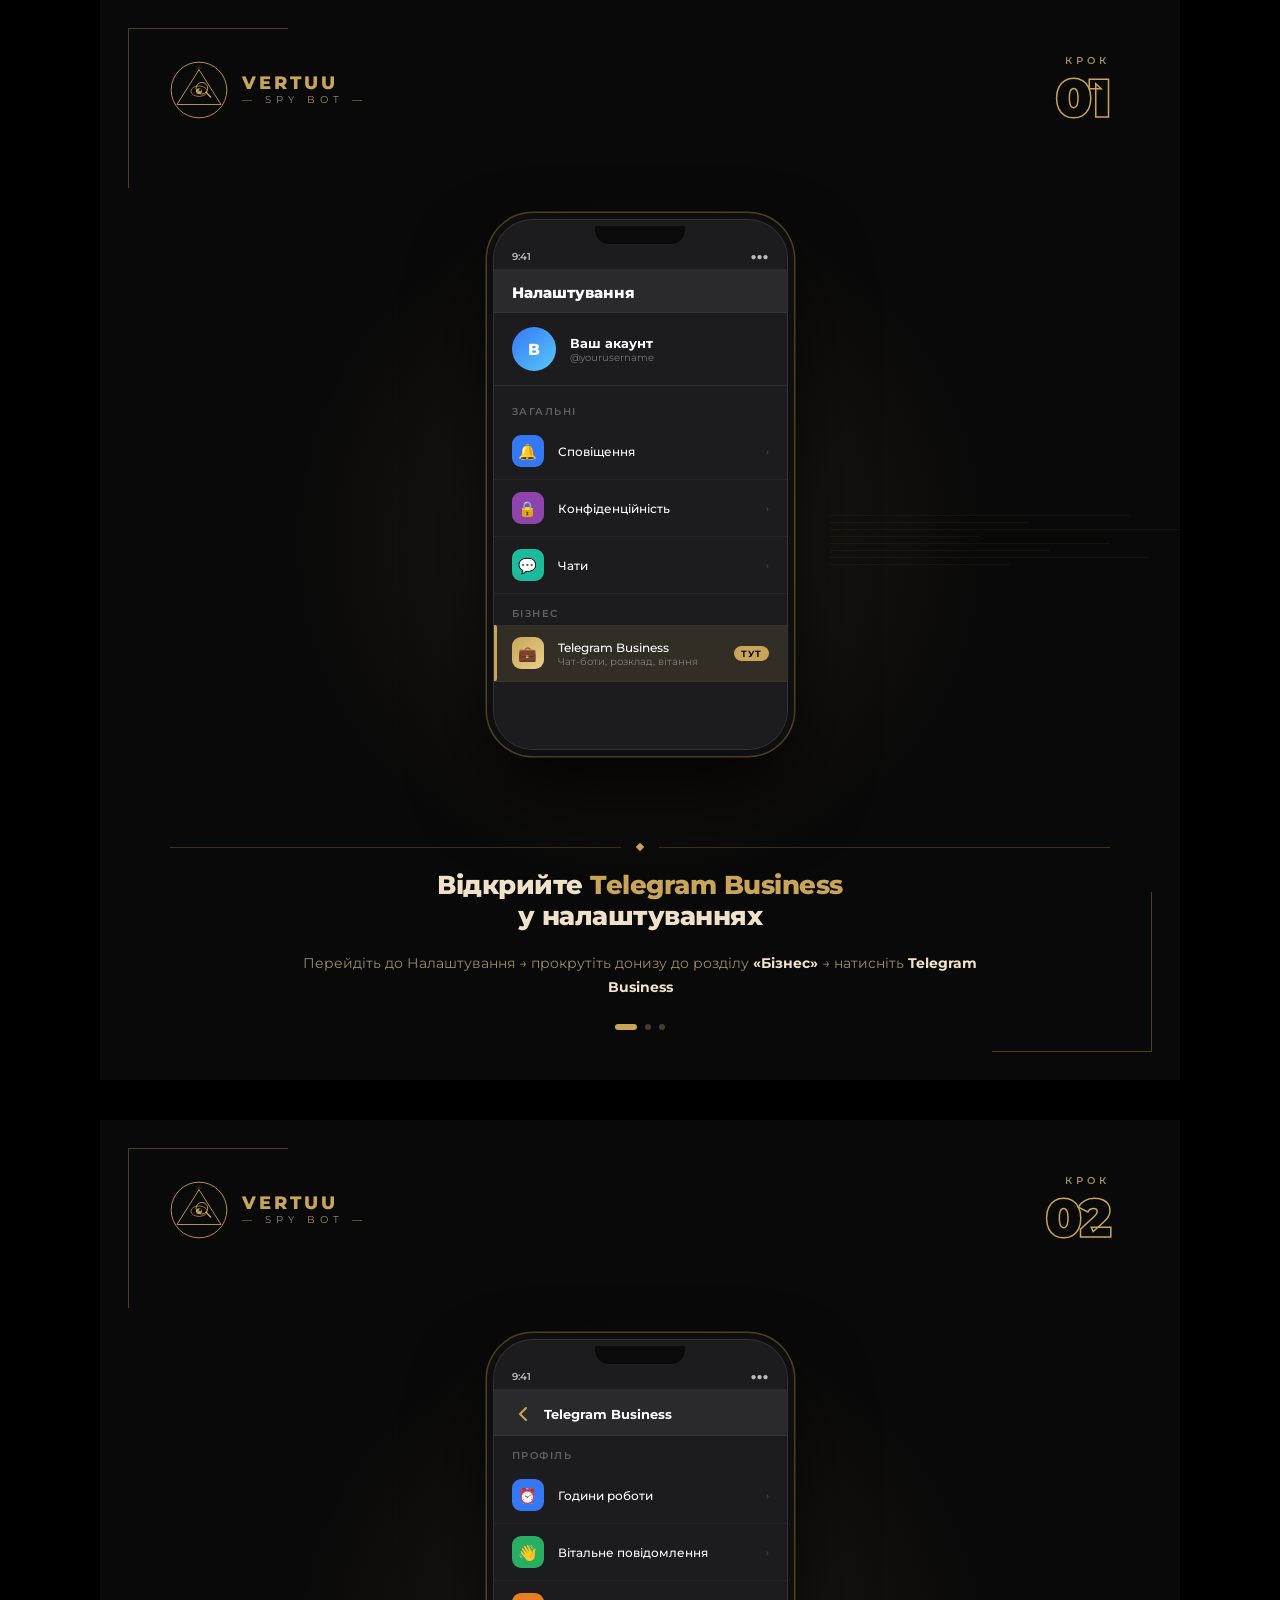
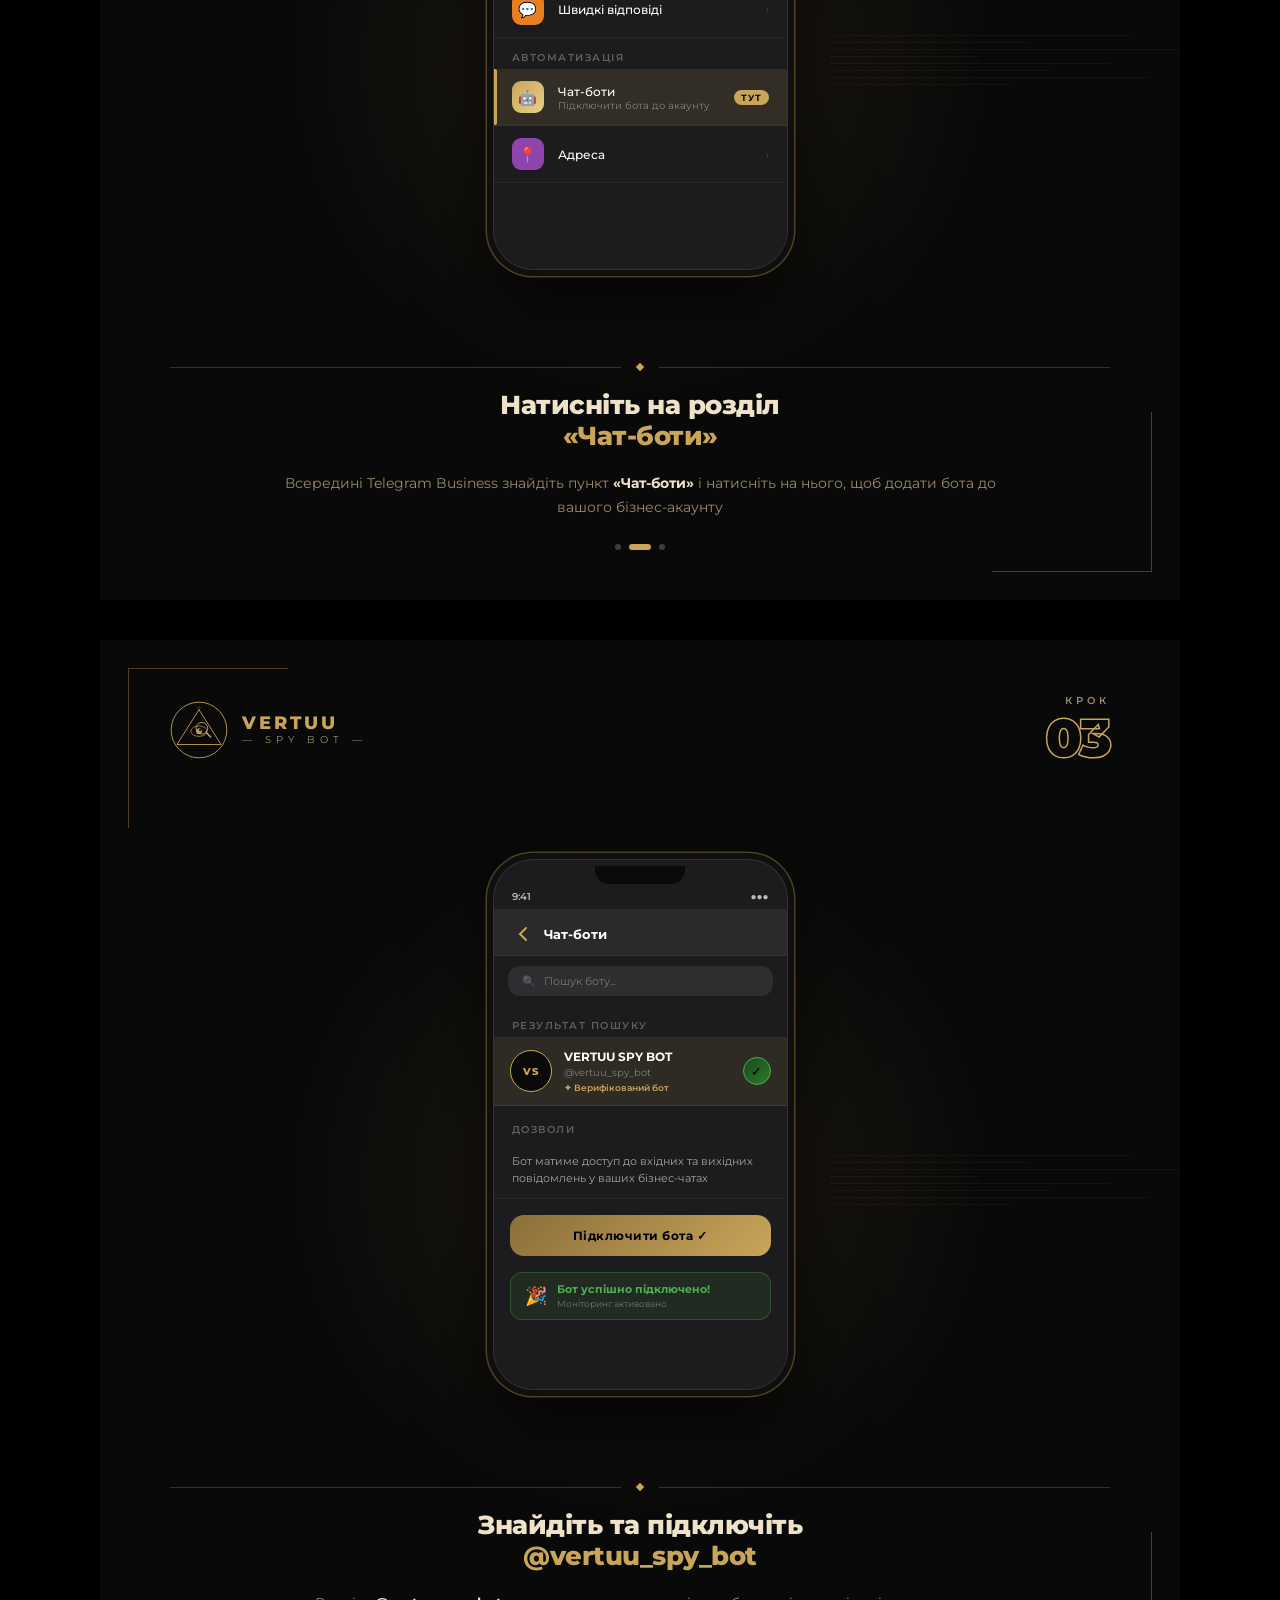
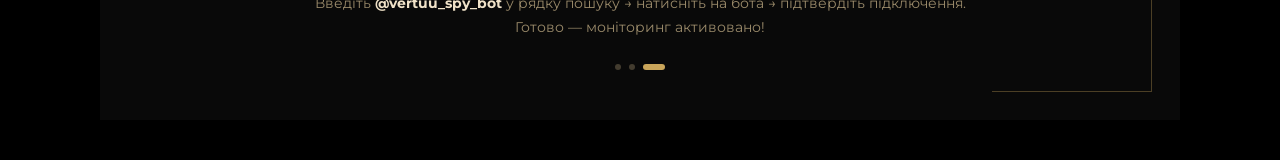
<file: connect_instructions.html>
<!DOCTYPE html>
<html lang="uk">
<head>
<meta charset="UTF-8"/>
<meta name="viewport" content="width=device-width, initial-scale=1.0"/>
<title>VERTUU SPY BOT — Інструкція підключення</title>
<link href="https://fonts.googleapis.com/css2?family=Montserrat:wght@300;400;500;600;700;800;900&display=swap" rel="stylesheet"/>
<style>
  :root {
    --gold:        #c9a55a;
    --gold-light:  #e8d08a;
    --gold-dark:   #8b6f3a;
    --gold-glow:   rgba(201,165,90,0.18);
    --bg:          #090909;
    --bg2:         #111111;
    --bg3:         #181818;
    --text:        #f0e2c8;
    --text-dim:    #9a8a6a;
    --border:      rgba(201,165,90,0.25);
  }

  *, *::before, *::after { margin:0; padding:0; box-sizing:border-box; }

  body {
    background: #000;
    font-family: 'Montserrat', sans-serif;
  }

  /* ── CARD ─────────────────────────────────────────────── */
  .card {
    width: 1080px;
    height: 1080px;
    background: var(--bg);
    position: relative;
    overflow: hidden;
    display: flex;
    flex-direction: column;
    align-items: center;
    justify-content: space-between;
    padding: 54px 70px 50px;
    margin: 0 auto 40px;
  }

  /* corner decorations */
  .card::before, .card::after {
    content: '';
    position: absolute;
    width: 160px; height: 160px;
    border-color: var(--gold);
    border-style: solid;
    opacity: 0.35;
  }
  .card::before { top:28px; left:28px; border-width:1.5px 0 0 1.5px; }
  .card::after  { bottom:28px; right:28px; border-width:0 1.5px 1.5px 0; }

  /* radial glow behind illustration */
  .glow {
    position: absolute;
    border-radius: 50%;
    background: radial-gradient(circle, rgba(201,165,90,0.13) 0%, transparent 70%);
    pointer-events: none;
  }
  .glow-center { width:700px; height:700px; top:50%; left:50%; transform:translate(-50%,-50%); }

  /* ── HEADER ───────────────────────────────────────────── */
  .header {
    width: 100%;
    display: flex;
    align-items: center;
    justify-content: space-between;
    z-index:10;
  }

  .logo-wrap {
    display: flex;
    align-items: center;
    gap: 14px;
  }

  .logo-icon {
    width: 58px; height: 58px;
    flex-shrink: 0;
  }

  .logo-text {
    display: flex;
    flex-direction: column;
    line-height: 1;
  }
  .logo-text .name {
    font-size: 18px;
    font-weight: 800;
    letter-spacing: 3px;
    color: var(--gold);
  }
  .logo-text .sub {
    font-size: 10px;
    font-weight: 400;
    letter-spacing: 5px;
    color: var(--text-dim);
    margin-top: 3px;
  }

  .step-badge {
    display: flex;
    flex-direction: column;
    align-items: flex-end;
    gap: 4px;
  }
  .step-badge .step-label {
    font-size: 10px;
    font-weight: 600;
    letter-spacing: 4px;
    color: var(--text-dim);
    text-transform: uppercase;
  }
  .step-badge .step-num {
    font-size: 54px;
    font-weight: 900;
    line-height: 1;
    color: transparent;
    -webkit-text-stroke: 1.5px var(--gold);
    letter-spacing: -2px;
  }

  /* ── PHONE MOCKUP ─────────────────────────────────────── */
  .phone-wrap {
    position: relative;
    z-index: 10;
    margin: 0;
    flex: 1;
    display: flex;
    align-items: center;
    justify-content: center;
  }

  .phone {
    width: 295px;
    background: #1c1c1e;
    border-radius: 40px;
    border: 1.5px solid rgba(255,255,255,0.1);
    box-shadow:
      0 0 0 6px #0f0f0f,
      0 0 0 7.5px rgba(201,165,90,0.35),
      0 40px 80px rgba(0,0,0,0.8),
      inset 0 1px 0 rgba(255,255,255,0.06);
    overflow: hidden;
    position: relative;
  }

  /* notch */
  .phone-notch {
    height: 30px;
    background: #1c1c1e;
    display: flex;
    align-items: center;
    justify-content: center;
    position: relative;
  }
  .phone-notch::after {
    content: '';
    width: 90px; height: 18px;
    background: #0a0a0a;
    border-radius: 0 0 14px 14px;
  }

  /* status bar */
  .status-bar {
    background: #1c1c1e;
    display: flex;
    align-items: center;
    justify-content: space-between;
    padding: 0 18px 6px;
    font-size: 10px;
    color: rgba(255,255,255,0.7);
    font-weight: 600;
  }

  /* screen */
  .screen {
    background: #1c1c1e;
    min-height: 480px;
  }

  /* nav bar */
  .nav-bar {
    background: rgba(44,44,46,0.95);
    padding: 14px 18px 10px;
    display: flex;
    align-items: center;
    gap: 10px;
    border-bottom: 1px solid rgba(255,255,255,0.05);
  }
  .nav-back {
    width: 22px; height: 22px;
    display: flex; align-items: center; justify-content: center;
  }
  .nav-title {
    font-size: 13px;
    font-weight: 700;
    color: #fff;
  }

  /* menu items */
  .menu-item {
    display: flex;
    align-items: center;
    padding: 12px 18px;
    gap: 14px;
    border-bottom: 1px solid rgba(255,255,255,0.04);
    position: relative;
    transition: background 0.2s;
  }
  .menu-item.highlight {
    background: rgba(201,165,90,0.12);
  }
  .menu-item.highlight::before {
    content: '';
    position: absolute;
    left: 0; top: 0; bottom: 0;
    width: 3px;
    background: var(--gold);
    border-radius: 0 2px 2px 0;
  }

  .mi-icon {
    width: 32px; height: 32px;
    border-radius: 9px;
    display: flex; align-items: center; justify-content: center;
    font-size: 15px;
    flex-shrink: 0;
  }
  .mi-icon.blue   { background: #3478f6; }
  .mi-icon.purple { background: #8e44ad; }
  .mi-icon.green  { background: #27ae60; }
  .mi-icon.orange { background: #e67e22; }
  .mi-icon.gold   { background: linear-gradient(135deg,#c9a55a,#e8d08a); }
  .mi-icon.teal   { background: #1abc9c; }

  .mi-content { flex: 1; min-width: 0; }
  .mi-label {
    font-size: 12px;
    font-weight: 500;
    color: #fff;
    white-space: nowrap;
    overflow: hidden;
    text-overflow: ellipsis;
  }
  .mi-sub {
    font-size: 9.5px;
    color: rgba(255,255,255,0.4);
    margin-top: 1px;
  }
  .mi-arrow {
    font-size: 10px;
    color: rgba(255,255,255,0.25);
  }
  .mi-tag {
    font-size: 9px;
    font-weight: 700;
    color: var(--bg);
    background: var(--gold);
    padding: 2px 7px;
    border-radius: 20px;
    letter-spacing: 0.5px;
  }

  .section-header {
    padding: 14px 18px 6px;
    font-size: 9.5px;
    font-weight: 600;
    letter-spacing: 1.5px;
    color: rgba(255,255,255,0.3);
    text-transform: uppercase;
  }

  /* search bar */
  .search-bar {
    margin: 10px 14px;
    background: rgba(255,255,255,0.08);
    border-radius: 12px;
    padding: 8px 14px;
    display: flex;
    align-items: center;
    gap: 8px;
  }
  .search-bar span { font-size: 11px; color: rgba(255,255,255,0.35); }

  /* bot result */
  .bot-result {
    display: flex;
    align-items: center;
    gap: 12px;
    padding: 12px 16px;
    background: rgba(201,165,90,0.1);
    border-bottom: 1px solid rgba(201,165,90,0.15);
  }
  .bot-avatar {
    width: 42px; height: 42px;
    border-radius: 50%;
    background: #0a0a0a;
    border: 1.5px solid var(--gold);
    display: flex; align-items: center; justify-content: center;
    font-size: 10px;
    font-weight: 800;
    color: var(--gold);
    letter-spacing: 0.5px;
  }
  .bot-name { font-size: 12px; font-weight: 700; color: #fff; }
  .bot-username { font-size: 10px; color: rgba(255,255,255,0.4); margin-top:2px; }
  .bot-verified { color: var(--gold); font-size:9px; margin-top:3px; font-weight:600; }

  .connect-btn {
    margin: 16px;
    background: linear-gradient(135deg, var(--gold-dark), var(--gold));
    border-radius: 14px;
    padding: 13px;
    text-align: center;
    font-size: 12px;
    font-weight: 700;
    color: #000;
    letter-spacing: 0.5px;
  }

  /* success screen */
  .success-screen {
    display: flex;
    flex-direction: column;
    align-items: center;
    justify-content: center;
    padding: 40px 20px;
    gap: 14px;
    min-height: 360px;
  }
  .success-icon {
    width: 72px; height: 72px;
    border-radius: 50%;
    background: linear-gradient(135deg,#1a4a1a,#2d7a2d);
    border: 2px solid #4caf50;
    display: flex; align-items: center; justify-content: center;
    font-size: 32px;
  }
  .success-title { font-size: 14px; font-weight: 800; color: #fff; text-align:center; }
  .success-sub   { font-size: 10.5px; color: rgba(255,255,255,0.4); text-align:center; line-height:1.5; }

  /* ── BOTTOM ───────────────────────────────────────────── */
  .bottom {
    width: 100%;
    z-index: 10;
    display: flex;
    flex-direction: column;
    align-items: center;
    gap: 20px;
  }

  .divider {
    width: 100%;
    display: flex;
    align-items: center;
    gap: 16px;
  }
  .divider-line { flex: 1; height: 1px; background: var(--border); }
  .divider-diamond {
    width: 6px; height: 6px;
    background: var(--gold);
    transform: rotate(45deg);
    flex-shrink: 0;
  }

  .step-title {
    font-size: 26px;
    font-weight: 800;
    color: var(--text);
    text-align: center;
    letter-spacing: -0.5px;
    line-height: 1.2;
  }
  .step-title .accent { color: var(--gold); }

  .step-desc {
    font-size: 14px;
    font-weight: 400;
    color: var(--text-dim);
    text-align: center;
    line-height: 1.7;
    max-width: 720px;
  }

  .dots {
    display: flex;
    gap: 8px;
    margin-top: 4px;
  }
  .dot {
    width: 6px; height: 6px;
    border-radius: 50%;
    background: var(--text-dim);
    opacity: 0.4;
  }
  .dot.active {
    width: 22px;
    border-radius: 3px;
    background: var(--gold);
    opacity: 1;
  }

  /* ── SVG LOGO ─────────────────────────────────────────── */
  .logo-svg-icon {
    width: 58px; height: 58px;
  }

  /* horizontal lines decoration */
  .h-lines {
    position: absolute;
    right: 0; top: 50%;
    transform: translateY(-50%);
    display: flex;
    flex-direction: column;
    gap: 6px;
    opacity: 0.06;
  }
  .h-line { height: 1px; background: var(--gold); }

  .v-lines {
    position: absolute;
    bottom: 0; left: 50%;
    transform: translateX(-50%);
    display: flex;
    gap: 6px;
    opacity: 0.06;
  }
  .v-line { width: 1px; background: var(--gold); }

  /* page break hint */
  .page-break { page-break-after: always; }
</style>
</head>
<body>

<!-- ═══════════════════════════════════════════════════════
     CARD 1 — Відкрийте налаштування Telegram
════════════════════════════════════════════════════════ -->
<div class="card" id="card1">
  <div class="glow glow-center"></div>

  <!-- decorative lines -->
  <div class="h-lines">
    <div class="h-line" style="width:300px"></div><div class="h-line" style="width:200px"></div>
    <div class="h-line" style="width:350px"></div><div class="h-line" style="width:150px"></div>
    <div class="h-line" style="width:280px"></div><div class="h-line" style="width:220px"></div>
    <div class="h-line" style="width:320px"></div><div class="h-line" style="width:180px"></div>
  </div>

  <!-- HEADER -->
  <div class="header">
    <div class="logo-wrap">
      <svg class="logo-svg-icon" viewBox="0 0 100 100" fill="none" xmlns="http://www.w3.org/2000/svg">
        <circle cx="50" cy="50" r="48" stroke="#c9a55a" stroke-width="1.5" fill="#0a0a0a"/>
        <polygon points="50,15 88,75 12,75" stroke="#c9a55a" stroke-width="1.5" fill="none"/>
        <!-- eye -->
        <ellipse cx="50" cy="52" rx="14" ry="9" stroke="#c9a55a" stroke-width="1.2" fill="none"/>
        <circle cx="50" cy="52" r="5" fill="#c9a55a" opacity="0.9"/>
        <circle cx="52" cy="50" r="2" fill="#0a0a0a"/>
        <!-- magnifier -->
        <circle cx="55" cy="47" r="10" stroke="#c9a55a" stroke-width="1.5" fill="none"/>
        <line x1="62" y1="54" x2="70" y2="62" stroke="#c9a55a" stroke-width="2.5" stroke-linecap="round"/>
        <!-- rays -->
        <line x1="50" y1="15" x2="50" y2="8"  stroke="#c9a55a" stroke-width="1" opacity="0.5"/>
        <line x1="50" y1="15" x2="44" y2="9"  stroke="#c9a55a" stroke-width="0.8" opacity="0.4"/>
        <line x1="50" y1="15" x2="56" y2="9"  stroke="#c9a55a" stroke-width="0.8" opacity="0.4"/>
      </svg>
      <div class="logo-text">
        <span class="name">VERTUU</span>
        <span class="sub">— SPY BOT —</span>
      </div>
    </div>
    <div class="step-badge">
      <span class="step-label">Крок</span>
      <span class="step-num">01</span>
    </div>
  </div>

  <!-- PHONE -->
  <div class="phone-wrap">
    <div class="phone">
      <div class="phone-notch"></div>
      <div class="status-bar">
        <span>9:41</span>
        <span>●●●</span>
      </div>
      <div class="screen">
        <div class="nav-bar">
          <div class="nav-title" style="font-size:15px;font-weight:800;width:100%;text-align:left;">Налаштування</div>
        </div>

        <!-- profile row -->
        <div class="menu-item" style="padding:14px 18px;gap:14px;border-bottom:1px solid rgba(255,255,255,0.07);margin-bottom:6px;">
          <div style="width:44px;height:44px;border-radius:50%;background:linear-gradient(135deg,#3478f6,#5ac8fa);flex-shrink:0;display:flex;align-items:center;justify-content:center;font-size:16px;font-weight:800;color:#fff;">В</div>
          <div>
            <div style="font-size:13px;font-weight:700;color:#fff;">Ваш акаунт</div>
            <div style="font-size:10px;color:rgba(255,255,255,0.4);">@yourusername</div>
          </div>
        </div>

        <div class="section-header">Загальні</div>
        <div class="menu-item">
          <div class="mi-icon blue">🔔</div>
          <div class="mi-content"><div class="mi-label">Сповіщення</div></div>
          <div class="mi-arrow">›</div>
        </div>
        <div class="menu-item">
          <div class="mi-icon purple">🔒</div>
          <div class="mi-content"><div class="mi-label">Конфіденційність</div></div>
          <div class="mi-arrow">›</div>
        </div>
        <div class="menu-item">
          <div class="mi-icon teal">💬</div>
          <div class="mi-content"><div class="mi-label">Чати</div></div>
          <div class="mi-arrow">›</div>
        </div>

        <div class="section-header">Бізнес</div>
        <div class="menu-item highlight">
          <div class="mi-icon gold">💼</div>
          <div class="mi-content">
            <div class="mi-label">Telegram Business</div>
            <div class="mi-sub">Чат-боти, розклад, вітання</div>
          </div>
          <div class="mi-tag">ТУТ</div>
        </div>
      </div>
    </div>
  </div>

  <!-- BOTTOM -->
  <div class="bottom">
    <div class="divider"><div class="divider-line"></div><div class="divider-diamond"></div><div class="divider-line"></div></div>
    <div class="step-title">Відкрийте <span class="accent">Telegram Business</span><br>у налаштуваннях</div>
    <div class="step-desc">Перейдіть до Налаштування → прокрутіть донизу до розділу <strong style="color:var(--text)">«Бізнес»</strong> → натисніть <strong style="color:var(--text)">Telegram Business</strong></div>
    <div class="dots">
      <div class="dot active"></div>
      <div class="dot"></div>
      <div class="dot"></div>
    </div>
  </div>
</div>


<!-- ═══════════════════════════════════════════════════════
     CARD 2 — Розділ Чат-боти
════════════════════════════════════════════════════════ -->
<div class="card" id="card2">
  <div class="glow glow-center"></div>

  <div class="h-lines">
    <div class="h-line" style="width:300px"></div><div class="h-line" style="width:200px"></div>
    <div class="h-line" style="width:350px"></div><div class="h-line" style="width:150px"></div>
    <div class="h-line" style="width:280px"></div><div class="h-line" style="width:220px"></div>
    <div class="h-line" style="width:320px"></div><div class="h-line" style="width:180px"></div>
  </div>

  <div class="header">
    <div class="logo-wrap">
      <svg class="logo-svg-icon" viewBox="0 0 100 100" fill="none" xmlns="http://www.w3.org/2000/svg">
        <circle cx="50" cy="50" r="48" stroke="#c9a55a" stroke-width="1.5" fill="#0a0a0a"/>
        <polygon points="50,15 88,75 12,75" stroke="#c9a55a" stroke-width="1.5" fill="none"/>
        <ellipse cx="50" cy="52" rx="14" ry="9" stroke="#c9a55a" stroke-width="1.2" fill="none"/>
        <circle cx="50" cy="52" r="5" fill="#c9a55a" opacity="0.9"/>
        <circle cx="52" cy="50" r="2" fill="#0a0a0a"/>
        <circle cx="55" cy="47" r="10" stroke="#c9a55a" stroke-width="1.5" fill="none"/>
        <line x1="62" y1="54" x2="70" y2="62" stroke="#c9a55a" stroke-width="2.5" stroke-linecap="round"/>
        <line x1="50" y1="15" x2="50" y2="8"  stroke="#c9a55a" stroke-width="1" opacity="0.5"/>
        <line x1="50" y1="15" x2="44" y2="9"  stroke="#c9a55a" stroke-width="0.8" opacity="0.4"/>
        <line x1="50" y1="15" x2="56" y2="9"  stroke="#c9a55a" stroke-width="0.8" opacity="0.4"/>
      </svg>
      <div class="logo-text">
        <span class="name">VERTUU</span>
        <span class="sub">— SPY BOT —</span>
      </div>
    </div>
    <div class="step-badge">
      <span class="step-label">Крок</span>
      <span class="step-num">02</span>
    </div>
  </div>

  <div class="phone-wrap">
    <div class="phone">
      <div class="phone-notch"></div>
      <div class="status-bar"><span>9:41</span><span>●●●</span></div>
      <div class="screen">
        <div class="nav-bar">
          <div class="nav-back">
            <svg width="10" height="16" viewBox="0 0 10 16"><path d="M8 2L2 8l6 6" stroke="#c9a55a" stroke-width="2" fill="none" stroke-linecap="round"/></svg>
          </div>
          <div class="nav-title">Telegram Business</div>
        </div>

        <div class="section-header">Профіль</div>
        <div class="menu-item">
          <div class="mi-icon blue">⏰</div>
          <div class="mi-content"><div class="mi-label">Години роботи</div></div>
          <div class="mi-arrow">›</div>
        </div>
        <div class="menu-item">
          <div class="mi-icon green">👋</div>
          <div class="mi-content"><div class="mi-label">Вітальне повідомлення</div></div>
          <div class="mi-arrow">›</div>
        </div>
        <div class="menu-item">
          <div class="mi-icon orange">💬</div>
          <div class="mi-content"><div class="mi-label">Швидкі відповіді</div></div>
          <div class="mi-arrow">›</div>
        </div>

        <div class="section-header">Автоматизація</div>
        <div class="menu-item highlight">
          <div class="mi-icon gold">🤖</div>
          <div class="mi-content">
            <div class="mi-label">Чат-боти</div>
            <div class="mi-sub">Підключити бота до акаунту</div>
          </div>
          <div class="mi-tag">ТУТ</div>
        </div>
        <div class="menu-item">
          <div class="mi-icon purple">📍</div>
          <div class="mi-content"><div class="mi-label">Адреса</div></div>
          <div class="mi-arrow">›</div>
        </div>
      </div>
    </div>
  </div>

  <div class="bottom">
    <div class="divider"><div class="divider-line"></div><div class="divider-diamond"></div><div class="divider-line"></div></div>
    <div class="step-title">Натисніть на розділ<br><span class="accent">«Чат-боти»</span></div>
    <div class="step-desc">Всередині Telegram Business знайдіть пункт <strong style="color:var(--text)">«Чат-боти»</strong> і натисніть на нього, щоб додати бота до вашого бізнес-акаунту</div>
    <div class="dots">
      <div class="dot"></div>
      <div class="dot active"></div>
      <div class="dot"></div>
    </div>
  </div>
</div>


<!-- ═══════════════════════════════════════════════════════
     CARD 3 — Підключіть бота
════════════════════════════════════════════════════════ -->
<div class="card" id="card3">
  <div class="glow glow-center"></div>

  <div class="h-lines">
    <div class="h-line" style="width:300px"></div><div class="h-line" style="width:200px"></div>
    <div class="h-line" style="width:350px"></div><div class="h-line" style="width:150px"></div>
    <div class="h-line" style="width:280px"></div><div class="h-line" style="width:220px"></div>
    <div class="h-line" style="width:320px"></div><div class="h-line" style="width:180px"></div>
  </div>

  <div class="header">
    <div class="logo-wrap">
      <svg class="logo-svg-icon" viewBox="0 0 100 100" fill="none" xmlns="http://www.w3.org/2000/svg">
        <circle cx="50" cy="50" r="48" stroke="#c9a55a" stroke-width="1.5" fill="#0a0a0a"/>
        <polygon points="50,15 88,75 12,75" stroke="#c9a55a" stroke-width="1.5" fill="none"/>
        <ellipse cx="50" cy="52" rx="14" ry="9" stroke="#c9a55a" stroke-width="1.2" fill="none"/>
        <circle cx="50" cy="52" r="5" fill="#c9a55a" opacity="0.9"/>
        <circle cx="52" cy="50" r="2" fill="#0a0a0a"/>
        <circle cx="55" cy="47" r="10" stroke="#c9a55a" stroke-width="1.5" fill="none"/>
        <line x1="62" y1="54" x2="70" y2="62" stroke="#c9a55a" stroke-width="2.5" stroke-linecap="round"/>
        <line x1="50" y1="15" x2="50" y2="8"  stroke="#c9a55a" stroke-width="1" opacity="0.5"/>
        <line x1="50" y1="15" x2="44" y2="9"  stroke="#c9a55a" stroke-width="0.8" opacity="0.4"/>
        <line x1="50" y1="15" x2="56" y2="9"  stroke="#c9a55a" stroke-width="0.8" opacity="0.4"/>
      </svg>
      <div class="logo-text">
        <span class="name">VERTUU</span>
        <span class="sub">— SPY BOT —</span>
      </div>
    </div>
    <div class="step-badge">
      <span class="step-label">Крок</span>
      <span class="step-num">03</span>
    </div>
  </div>

  <div class="phone-wrap">
    <div class="phone">
      <div class="phone-notch"></div>
      <div class="status-bar"><span>9:41</span><span>●●●</span></div>
      <div class="screen">
        <div class="nav-bar">
          <div class="nav-back">
            <svg width="10" height="16" viewBox="0 0 10 16"><path d="M8 2L2 8l6 6" stroke="#c9a55a" stroke-width="2" fill="none" stroke-linecap="round"/></svg>
          </div>
          <div class="nav-title">Чат-боти</div>
        </div>

        <div class="search-bar">
          <span>🔍</span>
          <span>Пошук боту...</span>
        </div>

        <div class="section-header">Результат пошуку</div>

        <div class="bot-result">
          <div class="bot-avatar">VS</div>
          <div style="flex:1;">
            <div class="bot-name">VERTUU SPY BOT</div>
            <div class="bot-username">@vertuu_spy_bot</div>
            <div class="bot-verified">✦ Верифікований бот</div>
          </div>
          <div style="width:28px;height:28px;border-radius:50%;background:linear-gradient(135deg,#1a4a1a,#2d7a2d);border:1.5px solid #4caf50;display:flex;align-items:center;justify-content:center;font-size:13px;">✓</div>
        </div>

        <div class="section-header" style="margin-top:4px;">Дозволи</div>
        <div class="menu-item">
          <div style="flex:1;font-size:11px;color:rgba(255,255,255,0.6);line-height:1.5;">Бот матиме доступ до вхідних та вихідних повідомлень у ваших бізнес-чатах</div>
        </div>

        <div class="connect-btn">Підключити бота ✓</div>

        <!-- success overlay hint -->
        <div style="margin:0 16px 16px;background:rgba(76,175,80,0.1);border:1px solid rgba(76,175,80,0.3);border-radius:12px;padding:10px 14px;display:flex;align-items:center;gap:10px;">
          <span style="font-size:18px;">🎉</span>
          <div>
            <div style="font-size:10.5px;font-weight:700;color:#4caf50;">Бот успішно підключено!</div>
            <div style="font-size:9px;color:rgba(255,255,255,0.35);margin-top:2px;">Моніторинг активовано</div>
          </div>
        </div>
      </div>
    </div>
  </div>

  <div class="bottom">
    <div class="divider"><div class="divider-line"></div><div class="divider-diamond"></div><div class="divider-line"></div></div>
    <div class="step-title">Знайдіть та підключіть<br><span class="accent">@vertuu_spy_bot</span></div>
    <div class="step-desc">Введіть <strong style="color:var(--text)">@vertuu_spy_bot</strong> у рядку пошуку → натисніть на бота → підтвердіть підключення.<br>Готово — моніторинг активовано!</div>
    <div class="dots">
      <div class="dot"></div>
      <div class="dot"></div>
      <div class="dot active"></div>
    </div>
  </div>
</div>

</body>
</html>
</file>
<file: css/style.css>
/* ============================================
   АВРОРА — Design System
   Primary: #E5007E (magenta) | BG: #FFFFFF | Text: #1A1A1A
   Fonts: Figtree (headings) / Noto Sans (body)
   ============================================ */

*, *::before, *::after { box-sizing: border-box; margin: 0; padding: 0; }

:root {
  --c-primary:    #E5007E;
  --c-primary-d:  #C4006C;
  --c-secondary:  #FF4DA6;
  --c-cta:        #E5007E;
  --c-cta-d:      #C4006C;
  --c-bg:         #FFFFFF;
  --c-bg-alt:     #F5F5F5;
  --c-text:       #1A1A1A;
  --c-text-muted: #666666;
  --c-white:      #FFFFFF;
  --c-dark:       #000000;
  --c-border:     #E5E5E5;
  --c-card:       #FFFFFF;

  --shadow-sm:  0 1px 3px rgba(0,0,0,.08), 0 1px 2px rgba(0,0,0,.06);
  --shadow-md:  0 4px 16px rgba(0,0,0,.10), 0 2px 8px rgba(0,0,0,.07);
  --shadow-lg:  0 12px 40px rgba(0,0,0,.12), 0 4px 16px rgba(0,0,0,.08);
  --shadow-xl:  0 24px 64px rgba(0,0,0,.15);

  --radius-sm:  8px;
  --radius-md:  14px;
  --radius-lg:  20px;
  --radius-xl:  28px;
  --radius-full: 9999px;

  --transition: 200ms ease;
  --transition-md: 300ms ease;

  --font-head: 'Figtree', system-ui, sans-serif;
  --font-body: 'Noto Sans', system-ui, sans-serif;
}

html { scroll-behavior: smooth; font-size: 16px; }

body {
  font-family: var(--font-body);
  color: var(--c-text);
  background: var(--c-bg);
  line-height: 1.6;
  -webkit-font-smoothing: antialiased;
}

@media (prefers-reduced-motion: reduce) {
  *, *::before, *::after { animation-duration: .01ms !important; transition-duration: .01ms !important; }
  html { scroll-behavior: auto; }
}

.skip-link {
  position: absolute; top: -100%; left: 1rem;
  background: var(--c-primary); color: #fff;
  padding: .5rem 1rem; border-radius: var(--radius-sm);
  font-weight: 600; z-index: 9999; text-decoration: none;
  transition: top var(--transition);
}
.skip-link:focus { top: 1rem; }

.container { max-width: 1200px; margin: 0 auto; padding: 0 1.5rem; }

.btn {
  display: inline-flex; align-items: center; gap: .5rem;
  padding: .75rem 1.75rem; border-radius: 4px;
  font-family: var(--font-head); font-weight: 700; font-size: .9rem;
  text-decoration: none; border: 2px solid transparent;
  cursor: pointer; transition: all var(--transition-md);
  white-space: nowrap; min-height: 44px; letter-spacing: .02em;
  text-transform: uppercase;
}
.btn:focus-visible { outline: 3px solid var(--c-primary); outline-offset: 3px; }
.btn--primary { background: #1A1A1A; color: #fff; border-color: #1A1A1A; }
.btn--primary:hover { background: var(--c-primary); border-color: var(--c-primary); transform: translateY(-1px); box-shadow: var(--shadow-md); }
.btn--cta { background: var(--c-primary); color: #fff; border-color: var(--c-primary); }
.btn--cta:hover { background: var(--c-primary-d); border-color: var(--c-primary-d); transform: translateY(-2px); box-shadow: 0 8px 24px rgba(229,0,126,.35); }
.btn--outline { background: transparent; color: var(--c-primary); border-color: var(--c-primary); }
.btn--outline:hover { background: var(--c-primary); color: #fff; }
.btn--ghost { background: transparent; color: var(--c-white); border-color: rgba(255,255,255,.5); }
.btn--ghost:hover { background: rgba(255,255,255,.12); border-color: #fff; }
.btn--lg { padding: 1rem 2.25rem; font-size: .95rem; }
.btn--full { width: 100%; justify-content: center; }

.topbar { background: var(--c-primary); color: #fff; padding: .5rem 0; font-size: .8rem; }
.topbar__inner { display: flex; align-items: center; justify-content: flex-end; gap: 1.5rem; flex-wrap: wrap; }
.topbar__item { display: flex; align-items: center; gap: .4rem; color: rgba(255,255,255,.95); text-decoration: none; font-weight: 500; }
.topbar__item svg { flex-shrink: 0; }
.topbar__item a { color: rgba(255,255,255,.95); text-decoration: none; }
.topbar__item a:hover { color: #fff; text-decoration: underline; }
.topbar__sep { color: rgba(255,255,255,.3); }

.header {
  position: sticky; top: 0; z-index: 100;
  background: rgba(255,255,255,.97);
  backdrop-filter: blur(16px) saturate(1.5);
  border-bottom: 1px solid var(--c-border);
  transition: box-shadow var(--transition);
}
.header.scrolled { box-shadow: var(--shadow-md); }
.header__inner { display: flex; align-items: center; gap: 1.5rem; padding-top: .875rem; padding-bottom: .875rem; }

.logo { display: flex; align-items: center; gap: .75rem; text-decoration: none; flex-shrink: 0; }
.logo__icon { flex-shrink: 0; }
.logo__text { display: flex; flex-direction: column; }
.logo__name { font-family: var(--font-head); font-weight: 800; font-size: 1.4rem; color: var(--c-primary); letter-spacing: .08em; line-height: 1; }
.logo__name sup { font-size: .55em; vertical-align: super; }
.logo__sub { font-size: .6rem; color: var(--c-text-muted); font-weight: 600; margin-top: 2px; letter-spacing: .06em; text-transform: uppercase; }

.nav { flex: 1; }
.nav__list { display: flex; list-style: none; gap: .125rem; }
.nav__link { display: block; padding: .5rem .75rem; border-radius: 4px; font-weight: 600; font-size: .82rem; color: var(--c-text); text-decoration: none; transition: all var(--transition); letter-spacing: .02em; text-transform: uppercase; }
.nav__link:hover { color: var(--c-primary); }
.nav__link:focus-visible { outline: 3px solid var(--c-primary); outline-offset: 2px; }
.nav__link.active { color: var(--c-primary); }

.form__input.error, .form__select.error { border-color: #EF4444; box-shadow: 0 0 0 3px rgba(239,68,68,.12); }

.header__cta { margin-left: auto; flex-shrink: 0; }

.burger { display: none; flex-direction: column; justify-content: center; gap: 5px; width: 44px; height: 44px; padding: .5rem; border: none; background: none; cursor: pointer; }
.burger span { display: block; height: 2px; background: var(--c-text); border-radius: 2px; transition: all var(--transition-md); }
.burger[aria-expanded="true"] span:nth-child(1) { transform: translateY(7px) rotate(45deg); }
.burger[aria-expanded="true"] span:nth-child(2) { opacity: 0; }
.burger[aria-expanded="true"] span:nth-child(3) { transform: translateY(-7px) rotate(-45deg); }

.hero {
  position: relative; overflow: hidden;
  background: linear-gradient(140deg, #0a0010 0%, #1a0020 30%, #2d003a 60%, #1a0010 100%);
  min-height: 90vh; display: flex; flex-direction: column;
}
.hero__bg { position: absolute; inset: 0; pointer-events: none; overflow: hidden; }
.hero__orb { position: absolute; border-radius: 50%; animation: orb-float 8s ease-in-out infinite; }
.hero__orb--1 { width: 700px; height: 700px; background: rgba(229,0,126,.18); top: -200px; right: -150px; animation-delay: 0s; }
.hero__orb--2 { width: 450px; height: 450px; background: rgba(229,0,126,.10); bottom: -100px; left: -100px; animation-delay: -3s; }
.hero__orb--3 { width: 300px; height: 300px; background: rgba(255,255,255,.04); top: 40%; left: 30%; animation-delay: -6s; }
@keyframes orb-float { 0%,100%{transform:translate(0,0) scale(1)}33%{transform:translate(20px,-30px) scale(1.03)}66%{transform:translate(-15px,15px) scale(.97)} }

.hero__inner { position: relative; z-index: 1; display: grid; grid-template-columns: 1fr 1fr; gap: 4rem; align-items: center; flex: 1; padding: 6rem 1.5rem 4rem; max-width: 1200px; margin: 0 auto; width: 100%; }

.hero__badge { display: inline-flex; align-items: center; gap: .5rem; background: rgba(229,0,126,.2); backdrop-filter: blur(8px); border: 1px solid rgba(229,0,126,.4); color: #fff; padding: .375rem .875rem; border-radius: var(--radius-full); font-size: .78rem; font-weight: 700; letter-spacing: .08em; text-transform: uppercase; margin-bottom: 1.5rem; width: fit-content; }
.hero__badge svg { color: var(--c-primary); }
.hero__title { font-family: var(--font-head); font-weight: 800; font-size: clamp(2.5rem, 5vw, 4rem); color: #fff; line-height: 1.1; margin-bottom: 1.25rem; }
.hero__title-accent { color: var(--c-primary); -webkit-text-fill-color: var(--c-primary); }
.hero__desc { color: rgba(255,255,255,.78); font-size: 1.05rem; line-height: 1.75; margin-bottom: 2rem; max-width: 480px; }
.hero__actions { display: flex; gap: 1rem; flex-wrap: wrap; margin-bottom: 3rem; }
.hero__stats { display: flex; align-items: center; gap: 1.5rem; }
.hero__stat { text-align: center; }
.hero__stat-num { font-family: var(--font-head); font-weight: 800; font-size: 2.25rem; color: #fff; }
.hero__stat-unit { font-weight: 700; font-size: 1.5rem; color: var(--c-primary); }
.hero__stat-label { display: block; font-size: .73rem; color: rgba(255,255,255,.55); font-weight: 500; margin-top: .125rem; text-transform: uppercase; letter-spacing: .05em; }
.hero__stat-divider { width: 1px; height: 48px; background: rgba(255,255,255,.15); }

.hero__visual { position: relative; height: 420px; }
.hero__card { position: absolute; background: rgba(255,255,255,.08); backdrop-filter: blur(20px); border: 1px solid rgba(255,255,255,.15); border-radius: var(--radius-lg); padding: 1.25rem 1.5rem; color: #fff; animation: card-float 6s ease-in-out infinite; }
.hero__card--main { top: 50%; left: 50%; transform: translate(-50%, -50%); display: flex; align-items: center; gap: 1rem; min-width: 280px; animation-delay: 0s; }
.hero__card-icon { width: 56px; height: 56px; border-radius: var(--radius-md); background: rgba(229,0,126,.2); display: flex; align-items: center; justify-content: center; flex-shrink: 0; }
.hero__card-icon svg { stroke: var(--c-primary); }
.hero__card-title { font-family: var(--font-head); font-weight: 700; font-size: 1rem; margin-bottom: .125rem; }
.hero__card-sub { font-size: .8rem; color: rgba(255,255,255,.65); }
.hero__card-badge { position: absolute; top: -10px; right: 1rem; background: var(--c-primary); color: #fff; font-size: .7rem; font-weight: 700; padding: .2rem .6rem; border-radius: var(--radius-full); }
.hero__card--float1 { top: 10%; right: 0; display: flex; align-items: center; gap: .625rem; font-size: .85rem; font-weight: 600; animation-delay: -2s; }
.hero__card--float2 { bottom: 12%; left: 0; display: flex; align-items: center; gap: .75rem; font-size: .85rem; font-weight: 600; animation-delay: -4s; }
.hero__card-pulse { width: 10px; height: 10px; border-radius: 50%; background: var(--c-primary); box-shadow: 0 0 0 0 rgba(229,0,126,.5); animation: pulse 2s ease-in-out infinite; }
@keyframes pulse { 0%,100%{box-shadow:0 0 0 0 rgba(229,0,126,.5)}50%{box-shadow:0 0 0 8px rgba(229,0,126,0)} }
@keyframes card-float { 0%,100%{transform:translateY(0)}50%{transform:translateY(-12px)} }
.hero__card--main { animation-name: none; transform: translate(-50%, -50%); }
.hero__scroll { position: absolute; bottom: 2rem; left: 50%; transform: translateX(-50%); }
.hero__scroll a { display: block; animation: bounce 2s ease-in-out infinite; }
.hero__scroll-icon { width: 40px; height: 40px; border-radius: 50%; background: rgba(229,0,126,.25); border: 1px solid rgba(229,0,126,.5); display: flex; align-items: center; justify-content: center; color: #fff; }
.hero__scroll-icon:hover { background: rgba(229,0,126,.4); }
@keyframes bounce { 0%,100%{transform:translateY(0)}50%{transform:translateY(6px)} }

.section { padding: 6rem 0; }
.section--alt { background: var(--c-bg-alt); }
.section--dark { background: #000; }

.section__header { text-align: center; max-width: 640px; margin: 0 auto 3.5rem; }
.section__label { display: inline-block; font-size: .72rem; font-weight: 700; letter-spacing: .12em; text-transform: uppercase; color: var(--c-primary); margin-bottom: .875rem; }
.section__label::after { content: ''; display: block; width: 32px; height: 3px; background: var(--c-primary); border-radius: 2px; margin: .4rem auto 0; }
.section__label--light { color: rgba(255,255,255,.7); }
.section__label--light::after { background: var(--c-primary); }
.section__title { font-family: var(--font-head); font-weight: 800; font-size: clamp(1.75rem, 3.5vw, 2.5rem); line-height: 1.2; color: var(--c-text); margin-bottom: .875rem; }
.section__title--light { color: #fff; }
.section__desc { color: var(--c-text-muted); font-size: 1rem; line-height: 1.7; }

.about__inner { display: grid; grid-template-columns: 1fr 1fr; gap: 5rem; align-items: center; }
.about__media { position: relative; }
.about__img-wrap { position: relative; }
.about__img-bg { width: 320px; height: 320px; border-radius: 50%; background: linear-gradient(135deg, rgba(229,0,126,.06), rgba(229,0,126,.12)); margin: 0 auto; }
.about__img-card { position: absolute; top: 50%; left: 50%; transform: translate(-50%,-50%); display: flex; flex-direction: column; align-items: center; gap: 1rem; }
.about__img-badge { background: var(--c-white); border-radius: var(--radius-md); padding: .875rem 1.5rem; box-shadow: var(--shadow-md); text-align: center; border: 1px solid var(--c-border); }
.about__img-badge strong { display: block; font-family: var(--font-head); font-weight: 800; font-size: 2rem; color: var(--c-primary); line-height: 1; }
.about__img-badge span { font-size: .8rem; color: var(--c-text-muted); }
.about__cert { position: absolute; bottom: -1rem; right: 0; display: flex; align-items: center; gap: .75rem; background: var(--c-white); border-radius: var(--radius-md); padding: .875rem 1.25rem; box-shadow: var(--shadow-md); border: 1px solid var(--c-border); max-width: 220px; }
.about__cert strong { display: block; font-size: .85rem; font-weight: 700; color: var(--c-text); }
.about__cert span { font-size: .75rem; color: var(--c-text-muted); }
.about__text { color: var(--c-text-muted); line-height: 1.75; margin-bottom: 1rem; }
.about__features { display: flex; flex-direction: column; gap: .75rem; margin-top: 1.75rem; }
.about__feature { display: flex; align-items: flex-start; gap: .875rem; font-size: .9rem; color: var(--c-text); line-height: 1.5; }
.about__feature-icon { flex-shrink: 0; width: 28px; height: 28px; border-radius: var(--radius-sm); background: rgba(229,0,126,.08); display: flex; align-items: center; justify-content: center; color: var(--c-primary); margin-top: .125rem; }

.services__grid { display: grid; grid-template-columns: repeat(3, 1fr); gap: 1.5rem; }
.service-card { background: var(--c-white); border-radius: var(--radius-lg); padding: 2rem; border: 1px solid var(--c-border); box-shadow: var(--shadow-sm); transition: all var(--transition-md); }
.service-card:hover { transform: translateY(-4px); box-shadow: var(--shadow-lg); border-color: var(--c-primary); }
.service-card__icon { width: 56px; height: 56px; border-radius: var(--radius-md); display: flex; align-items: center; justify-content: center; margin-bottom: 1.25rem; }
.service-card__icon--blue,.service-card__icon--cyan,.service-card__icon--green,.service-card__icon--purple,.service-card__icon--orange,.service-card__icon--teal { background: rgba(229,0,126,.08); color: var(--c-primary); }
.service-card__title { font-family: var(--font-head); font-weight: 700; font-size: 1.1rem; color: var(--c-text); margin-bottom: .625rem; }
.service-card__desc { font-size: .9rem; color: var(--c-text-muted); line-height: 1.6; margin-bottom: 1rem; }
.service-card__list { list-style: none; display: flex; flex-direction: column; gap: .375rem; }
.service-card__list li { font-size: .85rem; color: var(--c-text); padding-left: 1.25rem; position: relative; }
.service-card__list li::before { content: ''; position: absolute; left: 0; top: .5em; width: 6px; height: 6px; border-radius: 50%; background: var(--c-primary); }

.partners__grid { display: grid; grid-template-columns: repeat(3, 1fr); gap: 1.25rem; }
.partner-card { background: var(--c-white); border-radius: var(--radius-lg); padding: 1.75rem; border: 1px solid var(--c-border); box-shadow: var(--shadow-sm); transition: all var(--transition-md); display: flex; flex-direction: column; gap: .625rem; }
.partner-card:hover { transform: translateY(-3px); box-shadow: var(--shadow-md); border-color: var(--c-primary); }
.partner-card__logo { min-height: 44px; display: flex; align-items: center; }
.partner-card__info strong { display: block; font-weight: 700; font-size: .95rem; color: var(--c-text); }
.partner-card__info span { font-size: .78rem; color: var(--c-text-muted); }
.partner-card__desc { font-size: .82rem; color: var(--c-text-muted); line-height: 1.55; flex: 1; }
.partner-card__badge { display: inline-block; font-size: .7rem; font-weight: 700; background: rgba(229,0,126,.08); color: var(--c-primary); padding: .25rem .7rem; border-radius: var(--radius-full); align-self: flex-start; }

.why__grid { display: grid; grid-template-columns: repeat(3, 1fr); gap: 1.5rem; }
.why-card { background: rgba(255,255,255,.05); border: 1px solid rgba(255,255,255,.1); border-radius: var(--radius-lg); padding: 2rem; transition: all var(--transition-md); position: relative; overflow: hidden; }
.why-card::before { content: ''; position: absolute; inset: 0; background: linear-gradient(135deg, rgba(229,0,126,.10), transparent); opacity: 0; transition: opacity var(--transition-md); }
.why-card:hover { background: rgba(255,255,255,.08); border-color: rgba(229,0,126,.4); }
.why-card:hover::before { opacity: 1; }
.why-card__num { font-family: var(--font-head); font-weight: 800; font-size: 2.5rem; color: rgba(255,255,255,.06); line-height: 1; margin-bottom: 1rem; }
.why-card__icon { width: 48px; height: 48px; border-radius: var(--radius-md); background: rgba(229,0,126,.2); display: flex; align-items: center; justify-content: center; color: var(--c-primary); margin-bottom: 1rem; }
.why-card__title { font-family: var(--font-head); font-weight: 700; font-size: 1rem; color: #fff; margin-bottom: .5rem; }
.why-card__desc { font-size: .875rem; color: rgba(255,255,255,.55); line-height: 1.65; }

.process__steps { display: flex; align-items: flex-start; gap: 0; }
.process__step { flex: 1; display: flex; flex-direction: column; align-items: center; text-align: center; }
.process__step-num { width: 56px; height: 56px; border-radius: 50%; background: var(--c-primary); color: #fff; font-family: var(--font-head); font-weight: 800; font-size: 1.25rem; display: flex; align-items: center; justify-content: center; box-shadow: 0 4px 16px rgba(229,0,126,.35); margin-bottom: 1.25rem; flex-shrink: 0; position: relative; z-index: 1; }
.process__step-content h3 { font-family: var(--font-head); font-weight: 700; font-size: 1rem; color: var(--c-text); margin-bottom: .5rem; }
.process__step-content p { font-size: .875rem; color: var(--c-text-muted); line-height: 1.6; max-width: 200px; margin: 0 auto; }
.process__connector { flex-shrink: 0; height: 2px; width: 4rem; background: linear-gradient(90deg, var(--c-primary), rgba(229,0,126,.3)); margin-top: 27px; border-radius: 2px; }

.contact__inner { display: grid; grid-template-columns: 1fr 1.5fr; gap: 4rem; align-items: start; }
.contact__info { display: flex; flex-direction: column; gap: 1.5rem; }
.contact__item { display: flex; align-items: flex-start; gap: 1rem; background: var(--c-white); border-radius: var(--radius-md); padding: 1.25rem; border: 1px solid var(--c-border); box-shadow: var(--shadow-sm); }
.contact__item-icon { width: 40px; height: 40px; border-radius: var(--radius-sm); flex-shrink: 0; background: rgba(229,0,126,.08); display: flex; align-items: center; justify-content: center; color: var(--c-primary); }
.contact__item > div { display: flex; flex-direction: column; gap: .25rem; }
.contact__item strong { font-weight: 700; font-size: .875rem; color: var(--c-text); }
.contact__item span, .contact__item a { font-size: .875rem; color: var(--c-text-muted); }
.contact__item a:hover { color: var(--c-primary); }
.contact__item a { text-decoration: none; transition: color var(--transition); }

.contact__form { background: var(--c-white); border-radius: var(--radius-xl); padding: 2.5rem; border: 1px solid var(--c-border); box-shadow: var(--shadow-lg); }
.contact__form-title { font-family: var(--font-head); font-weight: 700; font-size: 1.4rem; color: var(--c-text); margin-bottom: 1.75rem; }
.form__group { margin-bottom: 1.25rem; }
.form__label { display: block; font-size: .85rem; font-weight: 600; color: var(--c-text); margin-bottom: .5rem; }
.form__input, .form__select, .form__textarea { width: 100%; padding: .75rem 1rem; border-radius: var(--radius-md); border: 1.5px solid var(--c-border); font-family: var(--font-body); font-size: .95rem; color: var(--c-text); background: #FAFAFA; transition: border-color var(--transition), box-shadow var(--transition); outline: none; }
.form__input:focus, .form__select:focus, .form__textarea:focus { border-color: var(--c-primary); box-shadow: 0 0 0 3px rgba(229,0,126,.10); background: #fff; }
.form__input::placeholder, .form__textarea::placeholder { color: #AAAAAA; }
.form__textarea { resize: vertical; min-height: 100px; }
.form__select { appearance: none; background-image: url("data:image/svg+xml,%3Csvg xmlns='http://www.w3.org/2000/svg' width='16' height='16' viewBox='0 0 24 24' fill='none' stroke='%23999' stroke-width='2'%3E%3Cpolyline points='6 9 12 15 18 9'/%3E%3C/svg%3E"); background-repeat: no-repeat; background-position: right .875rem center; background-color: #FAFAFA; padding-right: 2.5rem; }
.form__privacy { font-size: .75rem; color: var(--c-text-muted); margin-top: .75rem; text-align: center; }
.form__success { display: flex; align-items: center; gap: .75rem; background: rgba(229,0,126,.06); border: 1.5px solid rgba(229,0,126,.25); border-radius: var(--radius-md); padding: 1rem 1.25rem; margin-top: 1rem; color: var(--c-primary); font-weight: 600; font-size: .9rem; }

.footer { background: #000; padding: 4rem 0 0; }
.footer__inner { display: grid; grid-template-columns: 2fr 1fr 1fr 1.5fr; gap: 3rem; margin-bottom: 3rem; }
.footer__desc { font-size: .875rem; color: rgba(255,255,255,.4); line-height: 1.7; margin-top: 1rem; max-width: 280px; }
.footer__col-title { font-family: var(--font-head); font-weight: 700; font-size: .8rem; color: rgba(255,255,255,.9); margin-bottom: 1rem; text-transform: uppercase; letter-spacing: .1em; }
.footer__links { list-style: none; display: flex; flex-direction: column; gap: .5rem; }
.footer__links a { font-size: .875rem; color: rgba(255,255,255,.45); text-decoration: none; transition: color var(--transition); }
.footer__links a:hover { color: var(--c-primary); }
.footer__contacts { list-style: none; display: flex; flex-direction: column; gap: .625rem; }
.footer__contacts li { display: flex; align-items: flex-start; gap: .625rem; font-size: .875rem; color: rgba(255,255,255,.45); }
.footer__contacts svg { flex-shrink: 0; margin-top: 2px; color: var(--c-primary); }
.footer__contacts a { color: rgba(255,255,255,.45); text-decoration: none; transition: color var(--transition); }
.footer__contacts a:hover { color: var(--c-primary); }
.footer__logo-name { font-family: var(--font-head); font-weight: 800; font-size: 1.4rem; color: var(--c-primary); letter-spacing: .08em; }
.footer__logo-sub { font-size: .6rem; color: rgba(255,255,255,.35); font-weight: 600; letter-spacing: .06em; text-transform: uppercase; margin-top: 2px; }
.footer__bottom { border-top: 1px solid rgba(255,255,255,.07); padding: 1.5rem 0; display: flex; justify-content: space-between; gap: 1rem; flex-wrap: wrap; }
.footer__bottom p { font-size: .78rem; color: rgba(255,255,255,.28); }

.scroll-top { position: fixed; bottom: 2rem; right: 2rem; z-index: 200; width: 48px; height: 48px; border-radius: 50%; background: var(--c-primary); color: #fff; border: none; cursor: pointer; display: flex; align-items: center; justify-content: center; box-shadow: 0 4px 16px rgba(229,0,126,.4); opacity: 0; pointer-events: none; transform: translateY(8px); transition: all var(--transition-md); }
.scroll-top.visible { opacity: 1; pointer-events: auto; transform: none; }
.scroll-top:hover { background: var(--c-primary-d); box-shadow: 0 6px 20px rgba(229,0,126,.55); }

.reveal { opacity: 0; transform: translateY(24px); transition: opacity .6s ease, transform .6s ease; }
.reveal.visible { opacity: 1; transform: none; }

@media (max-width: 1024px) {
  .services__grid { grid-template-columns: repeat(2, 1fr); }
  .partners__grid { grid-template-columns: repeat(2, 1fr); }
  .why__grid { grid-template-columns: repeat(2, 1fr); }
  .footer__inner { grid-template-columns: 1fr 1fr; }
}

@media (max-width: 768px) {
  .section { padding: 4rem 0; }
  .topbar { display: none; }
  .nav { display: none; position: fixed; inset: 0; top: 64px; background: rgba(255,255,255,.98); backdrop-filter: blur(16px); z-index: 99; flex-direction: column; justify-content: flex-start; padding: 2rem 1.5rem; }
  .nav.open { display: flex; }
  .nav__list { flex-direction: column; gap: .5rem; }
  .nav__link { padding: .875rem 1rem; font-size: 1rem; border-radius: var(--radius-md); }
  .burger { display: flex; }
  .header__cta { display: none; }
  .hero__inner { grid-template-columns: 1fr; text-align: center; padding: 5rem 1.5rem 3rem; }
  .hero__visual { display: none; }
  .hero__badge { margin: 0 auto 1.5rem; }
  .hero__desc { margin: 0 auto 2rem; }
  .hero__actions { justify-content: center; }
  .hero__stats { justify-content: center; }
  .about__inner { grid-template-columns: 1fr; gap: 2.5rem; }
  .about__media { order: -1; }
  .services__grid { grid-template-columns: 1fr; }
  .partners__grid { grid-template-columns: 1fr; }
  .why__grid { grid-template-columns: 1fr; }
  .process__steps { flex-direction: column; align-items: center; }
  .process__connector { width: 2px; height: 2rem; background: linear-gradient(180deg, var(--c-primary), rgba(229,0,126,.3)); }
  .contact__inner { grid-template-columns: 1fr; }
  .footer__inner { grid-template-columns: 1fr; gap: 2rem; }
  .footer__bottom { flex-direction: column; text-align: center; }
}

@media (max-width: 480px) {
  .hero__stats { flex-direction: column; gap: 1rem; }
  .hero__stat-divider { display: none; }
  .hero__actions { flex-direction: column; }
  .partners__grid { grid-template-columns: 1fr; }
  .scroll-top { bottom: 1rem; right: 1rem; }
}
</file>
<file: website/css/style.css>
/* ============================================
   АВРОРА — Design System
   Primary: #E5007E (magenta) | BG: #FFFFFF | Text: #1A1A1A
   Fonts: Figtree (headings) / Noto Sans (body)
   ============================================ */

*, *::before, *::after { box-sizing: border-box; margin: 0; padding: 0; }

:root {
  --c-primary:    #E5007E;
  --c-primary-d:  #C4006C;
  --c-secondary:  #FF4DA6;
  --c-cta:        #E5007E;
  --c-cta-d:      #C4006C;
  --c-bg:         #FFFFFF;
  --c-bg-alt:     #F5F5F5;
  --c-text:       #1A1A1A;
  --c-text-muted: #666666;
  --c-white:      #FFFFFF;
  --c-dark:       #000000;
  --c-border:     #E5E5E5;
  --c-card:       #FFFFFF;

  --shadow-sm:  0 1px 3px rgba(0,0,0,.08), 0 1px 2px rgba(0,0,0,.06);
  --shadow-md:  0 4px 16px rgba(0,0,0,.10), 0 2px 8px rgba(0,0,0,.07);
  --shadow-lg:  0 12px 40px rgba(0,0,0,.12), 0 4px 16px rgba(0,0,0,.08);
  --shadow-xl:  0 24px 64px rgba(0,0,0,.15);

  --radius-sm:  8px;
  --radius-md:  14px;
  --radius-lg:  20px;
  --radius-xl:  28px;
  --radius-full: 9999px;

  --transition: 200ms ease;
  --transition-md: 300ms ease;

  --font-head: 'Figtree', system-ui, sans-serif;
  --font-body: 'Noto Sans', system-ui, sans-serif;
}

html { scroll-behavior: smooth; font-size: 16px; }

body {
  font-family: var(--font-body);
  color: var(--c-text);
  background: var(--c-bg);
  line-height: 1.6;
  -webkit-font-smoothing: antialiased;
}

@media (prefers-reduced-motion: reduce) {
  *, *::before, *::after { animation-duration: .01ms !important; transition-duration: .01ms !important; }
  html { scroll-behavior: auto; }
}

/* ── SKIP LINK ── */
.skip-link {
  position: absolute; top: -100%; left: 1rem;
  background: var(--c-primary); color: #fff;
  padding: .5rem 1rem; border-radius: var(--radius-sm);
  font-weight: 600; z-index: 9999; text-decoration: none;
  transition: top var(--transition);
}
.skip-link:focus { top: 1rem; }

/* ── CONTAINER ── */
.container { max-width: 1200px; margin: 0 auto; padding: 0 1.5rem; }

/* ── BUTTONS ── */
.btn {
  display: inline-flex; align-items: center; gap: .5rem;
  padding: .75rem 1.75rem; border-radius: 4px;
  font-family: var(--font-head); font-weight: 700; font-size: .9rem;
  text-decoration: none; border: 2px solid transparent;
  cursor: pointer; transition: all var(--transition-md);
  white-space: nowrap; min-height: 44px; letter-spacing: .02em;
  text-transform: uppercase;
}
.btn:focus-visible { outline: 3px solid var(--c-primary); outline-offset: 3px; }

.btn--primary { background: #1A1A1A; color: #fff; border-color: #1A1A1A; }
.btn--primary:hover { background: var(--c-primary); border-color: var(--c-primary); transform: translateY(-1px); box-shadow: var(--shadow-md); }

.btn--cta { background: var(--c-primary); color: #fff; border-color: var(--c-primary); }
.btn--cta:hover { background: var(--c-primary-d); border-color: var(--c-primary-d); transform: translateY(-2px); box-shadow: 0 8px 24px rgba(229,0,126,.35); }
.btn--cta .btn-arrow { display: inline-flex; align-items: center; justify-content: center; width: 22px; height: 22px; border-radius: 50%; background: rgba(255,255,255,.25); margin-left: .25rem; }

.btn--outline { background: transparent; color: var(--c-primary); border-color: var(--c-primary); }
.btn--outline:hover { background: var(--c-primary); color: #fff; }

.btn--ghost { background: transparent; color: var(--c-white); border-color: rgba(255,255,255,.5); }
.btn--ghost:hover { background: rgba(255,255,255,.12); border-color: #fff; }

.btn--lg { padding: 1rem 2.25rem; font-size: .95rem; }
.btn--full { width: 100%; justify-content: center; }

/* ── TOP INFO BAR ── */
.topbar {
  background: var(--c-primary); color: #fff;
  padding: .5rem 0; font-size: .8rem;
}
.topbar__inner {
  display: flex; align-items: center; justify-content: flex-end; gap: 1.5rem;
  flex-wrap: wrap;
}
.topbar__item {
  display: flex; align-items: center; gap: .4rem;
  color: rgba(255,255,255,.95); text-decoration: none; font-weight: 500;
}
.topbar__item svg { flex-shrink: 0; }
.topbar__item a { color: rgba(255,255,255,.95); text-decoration: none; }
.topbar__item a:hover { color: #fff; text-decoration: underline; }
.topbar__sep { color: rgba(255,255,255,.3); }

/* ── HEADER ── */
.header {
  position: sticky; top: 0; z-index: 100;
  background: rgba(255,255,255,.97);
  backdrop-filter: blur(16px) saturate(1.5);
  border-bottom: 1px solid var(--c-border);
  transition: box-shadow var(--transition);
}
.header.scrolled { box-shadow: var(--shadow-md); }
.header__inner {
  display: flex; align-items: center; gap: 1.5rem;
  padding-top: .875rem; padding-bottom: .875rem;
}

/* ── LOGO ── */
.logo { display: flex; align-items: center; gap: .75rem; text-decoration: none; flex-shrink: 0; }
.logo__icon { flex-shrink: 0; }
.logo__text { display: flex; flex-direction: column; }
.logo__name {
  font-family: var(--font-head); font-weight: 800; font-size: 1.4rem;
  color: var(--c-primary); letter-spacing: .08em; line-height: 1;
}
.logo__name sup { font-size: .55em; vertical-align: super; }
.logo__sub { font-size: .6rem; color: var(--c-text-muted); font-weight: 600; margin-top: 2px; letter-spacing: .06em; text-transform: uppercase; }
.logo--light .logo__name { color: var(--c-primary); }
.logo--light .logo__sub { color: rgba(255,255,255,.6); }

/* ── NAV ── */
.nav { flex: 1; }
.nav__list { display: flex; list-style: none; gap: .125rem; }
.nav__link {
  display: block; padding: .5rem .75rem; border-radius: 4px;
  font-weight: 600; font-size: .82rem; color: var(--c-text);
  text-decoration: none; transition: all var(--transition);
  letter-spacing: .02em; text-transform: uppercase;
}
.nav__link:hover { color: var(--c-primary); }
.nav__link:focus-visible { outline: 3px solid var(--c-primary); outline-offset: 2px; }
.nav__link.active { color: var(--c-primary); }

.form__input.error, .form__select.error { border-color: #EF4444; box-shadow: 0 0 0 3px rgba(239,68,68,.12); }

.header__cta { margin-left: auto; flex-shrink: 0; }

/* ── BURGER ── */
.burger {
  display: none; flex-direction: column; justify-content: center; gap: 5px;
  width: 44px; height: 44px; padding: .5rem; border: none; background: none; cursor: pointer;
}
.burger span {
  display: block; height: 2px; background: var(--c-text); border-radius: 2px;
  transition: all var(--transition-md);
}
.burger[aria-expanded="true"] span:nth-child(1) { transform: translateY(7px) rotate(45deg); }
.burger[aria-expanded="true"] span:nth-child(2) { opacity: 0; }
.burger[aria-expanded="true"] span:nth-child(3) { transform: translateY(-7px) rotate(-45deg); }

/* ── HERO ── */
.hero {
  position: relative; overflow: hidden;
  background: linear-gradient(140deg, #0a0010 0%, #1a0020 30%, #2d003a 60%, #1a0010 100%);
  min-height: 90vh; display: flex; flex-direction: column;
}
.hero__bg { position: absolute; inset: 0; pointer-events: none; overflow: hidden; }
.hero__orb {
  position: absolute; border-radius: 50%;
  animation: orb-float 8s ease-in-out infinite;
}
.hero__orb--1 { width: 700px; height: 700px; background: rgba(229,0,126,.18); top: -200px; right: -150px; animation-delay: 0s; }
.hero__orb--2 { width: 450px; height: 450px; background: rgba(229,0,126,.10); bottom: -100px; left: -100px; animation-delay: -3s; }
.hero__orb--3 { width: 300px; height: 300px; background: rgba(255,255,255,.04); top: 40%; left: 30%; animation-delay: -6s; }

@keyframes orb-float {
  0%, 100% { transform: translate(0, 0) scale(1); }
  33% { transform: translate(20px, -30px) scale(1.03); }
  66% { transform: translate(-15px, 15px) scale(.97); }
}

.hero__inner {
  position: relative; z-index: 1;
  display: grid; grid-template-columns: 1fr 1fr; gap: 4rem; align-items: center;
  flex: 1; padding: 6rem 1.5rem 4rem;
  max-width: 1200px; margin: 0 auto; width: 100%;
}

.hero__badge {
  display: inline-flex; align-items: center; gap: .5rem;
  background: rgba(229,0,126,.2); backdrop-filter: blur(8px);
  border: 1px solid rgba(229,0,126,.4);
  color: #fff; padding: .375rem .875rem; border-radius: var(--radius-full);
  font-size: .78rem; font-weight: 700; letter-spacing: .08em; text-transform: uppercase;
  margin-bottom: 1.5rem; width: fit-content;
}
.hero__badge svg { color: var(--c-primary); }

.hero__title {
  font-family: var(--font-head); font-weight: 800;
  font-size: clamp(2.5rem, 5vw, 4rem); color: #fff; line-height: 1.1;
  margin-bottom: 1.25rem;
}
.hero__title-accent {
  color: var(--c-primary);
  -webkit-text-fill-color: var(--c-primary);
}

.hero__desc { color: rgba(255,255,255,.78); font-size: 1.05rem; line-height: 1.75; margin-bottom: 2rem; max-width: 480px; }

.hero__actions { display: flex; gap: 1rem; flex-wrap: wrap; margin-bottom: 3rem; }

.hero__stats { display: flex; align-items: center; gap: 1.5rem; }
.hero__stat { text-align: center; }
.hero__stat-num { font-family: var(--font-head); font-weight: 800; font-size: 2.25rem; color: #fff; }
.hero__stat-unit { font-weight: 700; font-size: 1.5rem; color: var(--c-primary); }
.hero__stat-label { display: block; font-size: .73rem; color: rgba(255,255,255,.55); font-weight: 500; margin-top: .125rem; text-transform: uppercase; letter-spacing: .05em; }
.hero__stat-divider { width: 1px; height: 48px; background: rgba(255,255,255,.15); }

/* ── HERO VISUAL ── */
.hero__visual { position: relative; height: 420px; }
.hero__card {
  position: absolute; background: rgba(255,255,255,.08);
  backdrop-filter: blur(20px); border: 1px solid rgba(255,255,255,.15);
  border-radius: var(--radius-lg); padding: 1.25rem 1.5rem;
  color: #fff; animation: card-float 6s ease-in-out infinite;
}
.hero__card--main {
  top: 50%; left: 50%; transform: translate(-50%, -50%);
  display: flex; align-items: center; gap: 1rem;
  min-width: 280px; animation-delay: 0s;
}
.hero__card-icon {
  width: 56px; height: 56px; border-radius: var(--radius-md);
  background: rgba(229,0,126,.2); display: flex; align-items: center; justify-content: center;
  flex-shrink: 0;
}
.hero__card-icon svg { stroke: var(--c-primary); }
.hero__card-title { font-family: var(--font-head); font-weight: 700; font-size: 1rem; margin-bottom: .125rem; }
.hero__card-sub { font-size: .8rem; color: rgba(255,255,255,.65); }
.hero__card-badge {
  position: absolute; top: -10px; right: 1rem;
  background: var(--c-primary); color: #fff; font-size: .7rem; font-weight: 700;
  padding: .2rem .6rem; border-radius: var(--radius-full);
}
.hero__card--float1 {
  top: 10%; right: 0;
  display: flex; align-items: center; gap: .625rem;
  font-size: .85rem; font-weight: 600; animation-delay: -2s;
}
.hero__card--float2 {
  bottom: 12%; left: 0;
  display: flex; align-items: center; gap: .75rem;
  font-size: .85rem; font-weight: 600; animation-delay: -4s;
}
.hero__card-pulse {
  width: 10px; height: 10px; border-radius: 50%; background: var(--c-primary);
  box-shadow: 0 0 0 0 rgba(229,0,126,.5);
  animation: pulse 2s ease-in-out infinite;
}
@keyframes pulse { 0%,100%{box-shadow:0 0 0 0 rgba(229,0,126,.5)}50%{box-shadow:0 0 0 8px rgba(229,0,126,0)} }
@keyframes card-float {
  0%,100% { transform: translateY(0); }
  50% { transform: translateY(-12px); }
}
.hero__card--main { animation-name: none; transform: translate(-50%, -50%); }

.hero__scroll { position: absolute; bottom: 2rem; left: 50%; transform: translateX(-50%); }
.hero__scroll a { display: block; animation: bounce 2s ease-in-out infinite; }
.hero__scroll-icon {
  width: 40px; height: 40px; border-radius: 50%;
  background: rgba(229,0,126,.25); border: 1px solid rgba(229,0,126,.5);
  display: flex; align-items: center; justify-content: center; color: #fff;
}
.hero__scroll-icon:hover { background: rgba(229,0,126,.4); }
@keyframes bounce { 0%,100%{transform:translateY(0)}50%{transform:translateY(6px)} }

/* ── SECTIONS ── */
.section { padding: 6rem 0; }
.section--alt { background: var(--c-bg-alt); }
.section--dark { background: #000; }

.section__header { text-align: center; max-width: 640px; margin: 0 auto 3.5rem; }
.section__label {
  display: inline-block; font-size: .72rem; font-weight: 700; letter-spacing: .12em;
  text-transform: uppercase; color: var(--c-primary); margin-bottom: .875rem;
}
.section__label::after {
  content: ''; display: block; width: 32px; height: 3px;
  background: var(--c-primary); border-radius: 2px; margin: .4rem auto 0;
}
.section__label--light { color: rgba(255,255,255,.7); }
.section__label--light::after { background: var(--c-primary); }
.section__title {
  font-family: var(--font-head); font-weight: 800;
  font-size: clamp(1.75rem, 3.5vw, 2.5rem); line-height: 1.2; color: var(--c-text);
  margin-bottom: .875rem;
}
.section__title--light { color: #fff; }
.section__desc { color: var(--c-text-muted); font-size: 1rem; line-height: 1.7; }

/* ── ABOUT ── */
.about__inner { display: grid; grid-template-columns: 1fr 1fr; gap: 5rem; align-items: center; }
.about__media { position: relative; }
.about__img-wrap { position: relative; }
.about__img-bg {
  width: 320px; height: 320px; border-radius: 50%;
  background: linear-gradient(135deg, rgba(229,0,126,.06), rgba(229,0,126,.12));
  margin: 0 auto;
}
.about__img-card {
  position: absolute; top: 50%; left: 50%; transform: translate(-50%,-50%);
  display: flex; flex-direction: column; align-items: center; gap: 1rem;
}
.about__img-badge {
  background: var(--c-white); border-radius: var(--radius-md); padding: .875rem 1.5rem;
  box-shadow: var(--shadow-md); text-align: center;
  border: 1px solid var(--c-border);
}
.about__img-badge strong { display: block; font-family: var(--font-head); font-weight: 800; font-size: 2rem; color: var(--c-primary); line-height: 1; }
.about__img-badge span { font-size: .8rem; color: var(--c-text-muted); }

.about__cert {
  position: absolute; bottom: -1rem; right: 0;
  display: flex; align-items: center; gap: .75rem;
  background: var(--c-white); border-radius: var(--radius-md); padding: .875rem 1.25rem;
  box-shadow: var(--shadow-md); border: 1px solid var(--c-border); max-width: 220px;
}
.about__cert strong { display: block; font-size: .85rem; font-weight: 700; color: var(--c-text); }
.about__cert span { font-size: .75rem; color: var(--c-text-muted); }

.about__text { color: var(--c-text-muted); line-height: 1.75; margin-bottom: 1rem; }
.about__features { display: flex; flex-direction: column; gap: .75rem; margin-top: 1.75rem; }
.about__feature {
  display: flex; align-items: flex-start; gap: .875rem;
  font-size: .9rem; color: var(--c-text); line-height: 1.5;
}
.about__feature-icon {
  flex-shrink: 0; width: 28px; height: 28px; border-radius: var(--radius-sm);
  background: rgba(229,0,126,.08); display: flex; align-items: center; justify-content: center;
  color: var(--c-primary); margin-top: .125rem;
}

/* ── SERVICES ── */
.services__grid {
  display: grid; grid-template-columns: repeat(3, 1fr); gap: 1.5rem;
}

.service-card {
  background: var(--c-white); border-radius: var(--radius-lg);
  padding: 2rem; border: 1px solid var(--c-border);
  box-shadow: var(--shadow-sm); transition: all var(--transition-md);
}
.service-card:hover { transform: translateY(-4px); box-shadow: var(--shadow-lg); border-color: var(--c-primary); }

.service-card__icon {
  width: 56px; height: 56px; border-radius: var(--radius-md);
  display: flex; align-items: center; justify-content: center;
  margin-bottom: 1.25rem;
}
.service-card__icon--blue   { background: rgba(229,0,126,.08);  color: var(--c-primary); }
.service-card__icon--cyan   { background: rgba(229,0,126,.06);  color: var(--c-primary); }
.service-card__icon--green  { background: rgba(229,0,126,.08);  color: var(--c-primary); }
.service-card__icon--purple { background: rgba(229,0,126,.08);  color: var(--c-primary); }
.service-card__icon--orange { background: rgba(229,0,126,.06);  color: var(--c-primary); }
.service-card__icon--teal   { background: rgba(229,0,126,.08);  color: var(--c-primary); }

.service-card__title { font-family: var(--font-head); font-weight: 700; font-size: 1.1rem; color: var(--c-text); margin-bottom: .625rem; }
.service-card__desc { font-size: .9rem; color: var(--c-text-muted); line-height: 1.6; margin-bottom: 1rem; }
.service-card__list { list-style: none; display: flex; flex-direction: column; gap: .375rem; }
.service-card__list li {
  font-size: .85rem; color: var(--c-text); padding-left: 1.25rem; position: relative;
}
.service-card__list li::before {
  content: ''; position: absolute; left: 0; top: .5em;
  width: 6px; height: 6px; border-radius: 50%; background: var(--c-primary);
}

/* ── PARTNERS ── */
.partners__grid { display: grid; grid-template-columns: repeat(3, 1fr); gap: 1.25rem; }

.partner-card {
  background: var(--c-white); border-radius: var(--radius-lg);
  padding: 1.75rem; border: 1px solid var(--c-border);
  box-shadow: var(--shadow-sm); transition: all var(--transition-md);
  display: flex; flex-direction: column; gap: .625rem;
}
.partner-card:hover { transform: translateY(-3px); box-shadow: var(--shadow-md); border-color: var(--c-primary); }
.partner-card__logo { min-height: 44px; display: flex; align-items: center; }
.partner-card__info strong { display: block; font-weight: 700; font-size: .95rem; color: var(--c-text); }
.partner-card__info span { font-size: .78rem; color: var(--c-text-muted); }
.partner-card__desc { font-size: .82rem; color: var(--c-text-muted); line-height: 1.55; flex: 1; }
.partner-card__badge {
  display: inline-block; font-size: .7rem; font-weight: 700;
  background: rgba(229,0,126,.08); color: var(--c-primary);
  padding: .25rem .7rem; border-radius: var(--radius-full); align-self: flex-start;
}

/* ── WHY ── */
.why__grid { display: grid; grid-template-columns: repeat(3, 1fr); gap: 1.5rem; }

.why-card {
  background: rgba(255,255,255,.05);
  border: 1px solid rgba(255,255,255,.1);
  border-radius: var(--radius-lg); padding: 2rem;
  transition: all var(--transition-md); position: relative; overflow: hidden;
}
.why-card::before {
  content: ''; position: absolute; inset: 0;
  background: linear-gradient(135deg, rgba(229,0,126,.10), transparent);
  opacity: 0; transition: opacity var(--transition-md);
}
.why-card:hover { background: rgba(255,255,255,.08); border-color: rgba(229,0,126,.4); }
.why-card:hover::before { opacity: 1; }

.why-card__num { font-family: var(--font-head); font-weight: 800; font-size: 2.5rem; color: rgba(255,255,255,.06); line-height: 1; margin-bottom: 1rem; }
.why-card__icon { width: 48px; height: 48px; border-radius: var(--radius-md); background: rgba(229,0,126,.2); display: flex; align-items: center; justify-content: center; color: var(--c-primary); margin-bottom: 1rem; }
.why-card__title { font-family: var(--font-head); font-weight: 700; font-size: 1rem; color: #fff; margin-bottom: .5rem; }
.why-card__desc { font-size: .875rem; color: rgba(255,255,255,.55); line-height: 1.65; }

/* ── PROCESS ── */
.process__steps { display: flex; align-items: flex-start; gap: 0; }
.process__step {
  flex: 1; display: flex; flex-direction: column; align-items: center; text-align: center;
}
.process__step-num {
  width: 56px; height: 56px; border-radius: 50%; background: var(--c-primary); color: #fff;
  font-family: var(--font-head); font-weight: 800; font-size: 1.25rem;
  display: flex; align-items: center; justify-content: center;
  box-shadow: 0 4px 16px rgba(229,0,126,.35); margin-bottom: 1.25rem; flex-shrink: 0;
  position: relative; z-index: 1;
}
.process__step-content h3 { font-family: var(--font-head); font-weight: 700; font-size: 1rem; color: var(--c-text); margin-bottom: .5rem; }
.process__step-content p { font-size: .875rem; color: var(--c-text-muted); line-height: 1.6; max-width: 200px; margin: 0 auto; }
.process__connector {
  flex-shrink: 0; height: 2px; width: 4rem; background: linear-gradient(90deg, var(--c-primary), rgba(229,0,126,.3));
  margin-top: 27px; border-radius: 2px;
}

/* ── CONTACT ── */
.contact__inner { display: grid; grid-template-columns: 1fr 1.5fr; gap: 4rem; align-items: start; }
.contact__info { display: flex; flex-direction: column; gap: 1.5rem; }
.contact__item {
  display: flex; align-items: flex-start; gap: 1rem;
  background: var(--c-white); border-radius: var(--radius-md); padding: 1.25rem;
  border: 1px solid var(--c-border); box-shadow: var(--shadow-sm);
}
.contact__item-icon {
  width: 40px; height: 40px; border-radius: var(--radius-sm); flex-shrink: 0;
  background: rgba(229,0,126,.08); display: flex; align-items: center; justify-content: center;
  color: var(--c-primary);
}
.contact__item > div { display: flex; flex-direction: column; gap: .25rem; }
.contact__item strong { font-weight: 700; font-size: .875rem; color: var(--c-text); }
.contact__item span, .contact__item a { font-size: .875rem; color: var(--c-text-muted); }
.contact__item a:hover { color: var(--c-primary); }
.contact__item a { text-decoration: none; transition: color var(--transition); }

/* ── FORM ── */
.contact__form {
  background: var(--c-white); border-radius: var(--radius-xl);
  padding: 2.5rem; border: 1px solid var(--c-border); box-shadow: var(--shadow-lg);
}
.contact__form-title { font-family: var(--font-head); font-weight: 700; font-size: 1.4rem; color: var(--c-text); margin-bottom: 1.75rem; }

.form__group { margin-bottom: 1.25rem; }
.form__label { display: block; font-size: .85rem; font-weight: 600; color: var(--c-text); margin-bottom: .5rem; }

.form__input, .form__select, .form__textarea {
  width: 100%; padding: .75rem 1rem; border-radius: var(--radius-md);
  border: 1.5px solid var(--c-border); font-family: var(--font-body); font-size: .95rem;
  color: var(--c-text); background: #FAFAFA;
  transition: border-color var(--transition), box-shadow var(--transition);
  outline: none;
}
.form__input:focus, .form__select:focus, .form__textarea:focus {
  border-color: var(--c-primary); box-shadow: 0 0 0 3px rgba(229,0,126,.10);
  background: #fff;
}
.form__input::placeholder, .form__textarea::placeholder { color: #AAAAAA; }
.form__textarea { resize: vertical; min-height: 100px; }
.form__select { appearance: none; background-image: url("data:image/svg+xml,%3Csvg xmlns='http://www.w3.org/2000/svg' width='16' height='16' viewBox='0 0 24 24' fill='none' stroke='%23999' stroke-width='2'%3E%3Cpolyline points='6 9 12 15 18 9'/%3E%3C/svg%3E"); background-repeat: no-repeat; background-position: right .875rem center; background-color: #FAFAFA; padding-right: 2.5rem; }

.form__privacy { font-size: .75rem; color: var(--c-text-muted); margin-top: .75rem; text-align: center; }
.form__success {
  display: flex; align-items: center; gap: .75rem;
  background: rgba(229,0,126,.06); border: 1.5px solid rgba(229,0,126,.25);
  border-radius: var(--radius-md); padding: 1rem 1.25rem; margin-top: 1rem;
  color: var(--c-primary); font-weight: 600; font-size: .9rem;
}

/* ── FOOTER ── */
.footer {
  background: #000;
  padding: 4rem 0 0;
}
.footer__inner { display: grid; grid-template-columns: 2fr 1fr 1fr 1.5fr; gap: 3rem; margin-bottom: 3rem; }
.footer__desc { font-size: .875rem; color: rgba(255,255,255,.4); line-height: 1.7; margin-top: 1rem; max-width: 280px; }

.footer__col-title { font-family: var(--font-head); font-weight: 700; font-size: .8rem; color: rgba(255,255,255,.9); margin-bottom: 1rem; text-transform: uppercase; letter-spacing: .1em; }
.footer__links { list-style: none; display: flex; flex-direction: column; gap: .5rem; }
.footer__links a { font-size: .875rem; color: rgba(255,255,255,.45); text-decoration: none; transition: color var(--transition); }
.footer__links a:hover { color: var(--c-primary); }

.footer__contacts { list-style: none; display: flex; flex-direction: column; gap: .625rem; }
.footer__contacts li { display: flex; align-items: flex-start; gap: .625rem; font-size: .875rem; color: rgba(255,255,255,.45); }
.footer__contacts svg { flex-shrink: 0; margin-top: 2px; color: var(--c-primary); }
.footer__contacts a { color: rgba(255,255,255,.45); text-decoration: none; transition: color var(--transition); }
.footer__contacts a:hover { color: var(--c-primary); }

.footer__logo-name { font-family: var(--font-head); font-weight: 800; font-size: 1.4rem; color: var(--c-primary); letter-spacing: .08em; }
.footer__logo-sub { font-size: .6rem; color: rgba(255,255,255,.35); font-weight: 600; letter-spacing: .06em; text-transform: uppercase; margin-top: 2px; }

.footer__bottom {
  border-top: 1px solid rgba(255,255,255,.07); padding: 1.5rem 0;
  display: flex; justify-content: space-between; gap: 1rem; flex-wrap: wrap;
}
.footer__bottom p { font-size: .78rem; color: rgba(255,255,255,.28); }

/* ── SCROLL TO TOP ── */
.scroll-top {
  position: fixed; bottom: 2rem; right: 2rem; z-index: 200;
  width: 48px; height: 48px; border-radius: 50%;
  background: var(--c-primary); color: #fff;
  border: none; cursor: pointer;
  display: flex; align-items: center; justify-content: center;
  box-shadow: 0 4px 16px rgba(229,0,126,.4);
  opacity: 0; pointer-events: none; transform: translateY(8px);
  transition: all var(--transition-md);
}
.scroll-top.visible { opacity: 1; pointer-events: auto; transform: none; }
.scroll-top:hover { background: var(--c-primary-d); box-shadow: 0 6px 20px rgba(229,0,126,.55); }

/* ── REVEAL ANIMATION ── */
.reveal { opacity: 0; transform: translateY(24px); transition: opacity .6s ease, transform .6s ease; }
.reveal.visible { opacity: 1; transform: none; }

/* ── RESPONSIVE ── */
@media (max-width: 1024px) {
  .services__grid { grid-template-columns: repeat(2, 1fr); }
  .partners__grid { grid-template-columns: repeat(2, 1fr); }
  .why__grid { grid-template-columns: repeat(2, 1fr); }
  .footer__inner { grid-template-columns: 1fr 1fr; }
}

@media (max-width: 768px) {
  .section { padding: 4rem 0; }
  .topbar { display: none; }

  .nav { display: none; position: fixed; inset: 0; top: 64px; background: rgba(255,255,255,.98); backdrop-filter: blur(16px); z-index: 99; flex-direction: column; justify-content: flex-start; padding: 2rem 1.5rem; }
  .nav.open { display: flex; }
  .nav__list { flex-direction: column; gap: .5rem; }
  .nav__link { padding: .875rem 1rem; font-size: 1rem; border-radius: var(--radius-md); }
  .burger { display: flex; }
  .header__cta { display: none; }

  .hero__inner { grid-template-columns: 1fr; text-align: center; padding: 5rem 1.5rem 3rem; }
  .hero__visual { display: none; }
  .hero__badge { margin: 0 auto 1.5rem; }
  .hero__desc { margin: 0 auto 2rem; }
  .hero__actions { justify-content: center; }
  .hero__stats { justify-content: center; }

  .about__inner { grid-template-columns: 1fr; gap: 2.5rem; }
  .about__media { order: -1; }
  .services__grid { grid-template-columns: 1fr; }
  .partners__grid { grid-template-columns: 1fr; }
  .why__grid { grid-template-columns: 1fr; }
  .process__steps { flex-direction: column; align-items: center; }
  .process__connector { width: 2px; height: 2rem; background: linear-gradient(180deg, var(--c-primary), rgba(229,0,126,.3)); }
  .contact__inner { grid-template-columns: 1fr; }
  .footer__inner { grid-template-columns: 1fr; gap: 2rem; }
  .footer__bottom { flex-direction: column; text-align: center; }
}

@media (max-width: 480px) {
  .hero__stats { flex-direction: column; gap: 1rem; }
  .hero__stat-divider { display: none; }
  .hero__actions { flex-direction: column; }
  .partners__grid { grid-template-columns: 1fr; }
  .scroll-top { bottom: 1rem; right: 1rem; }
}
</file>
